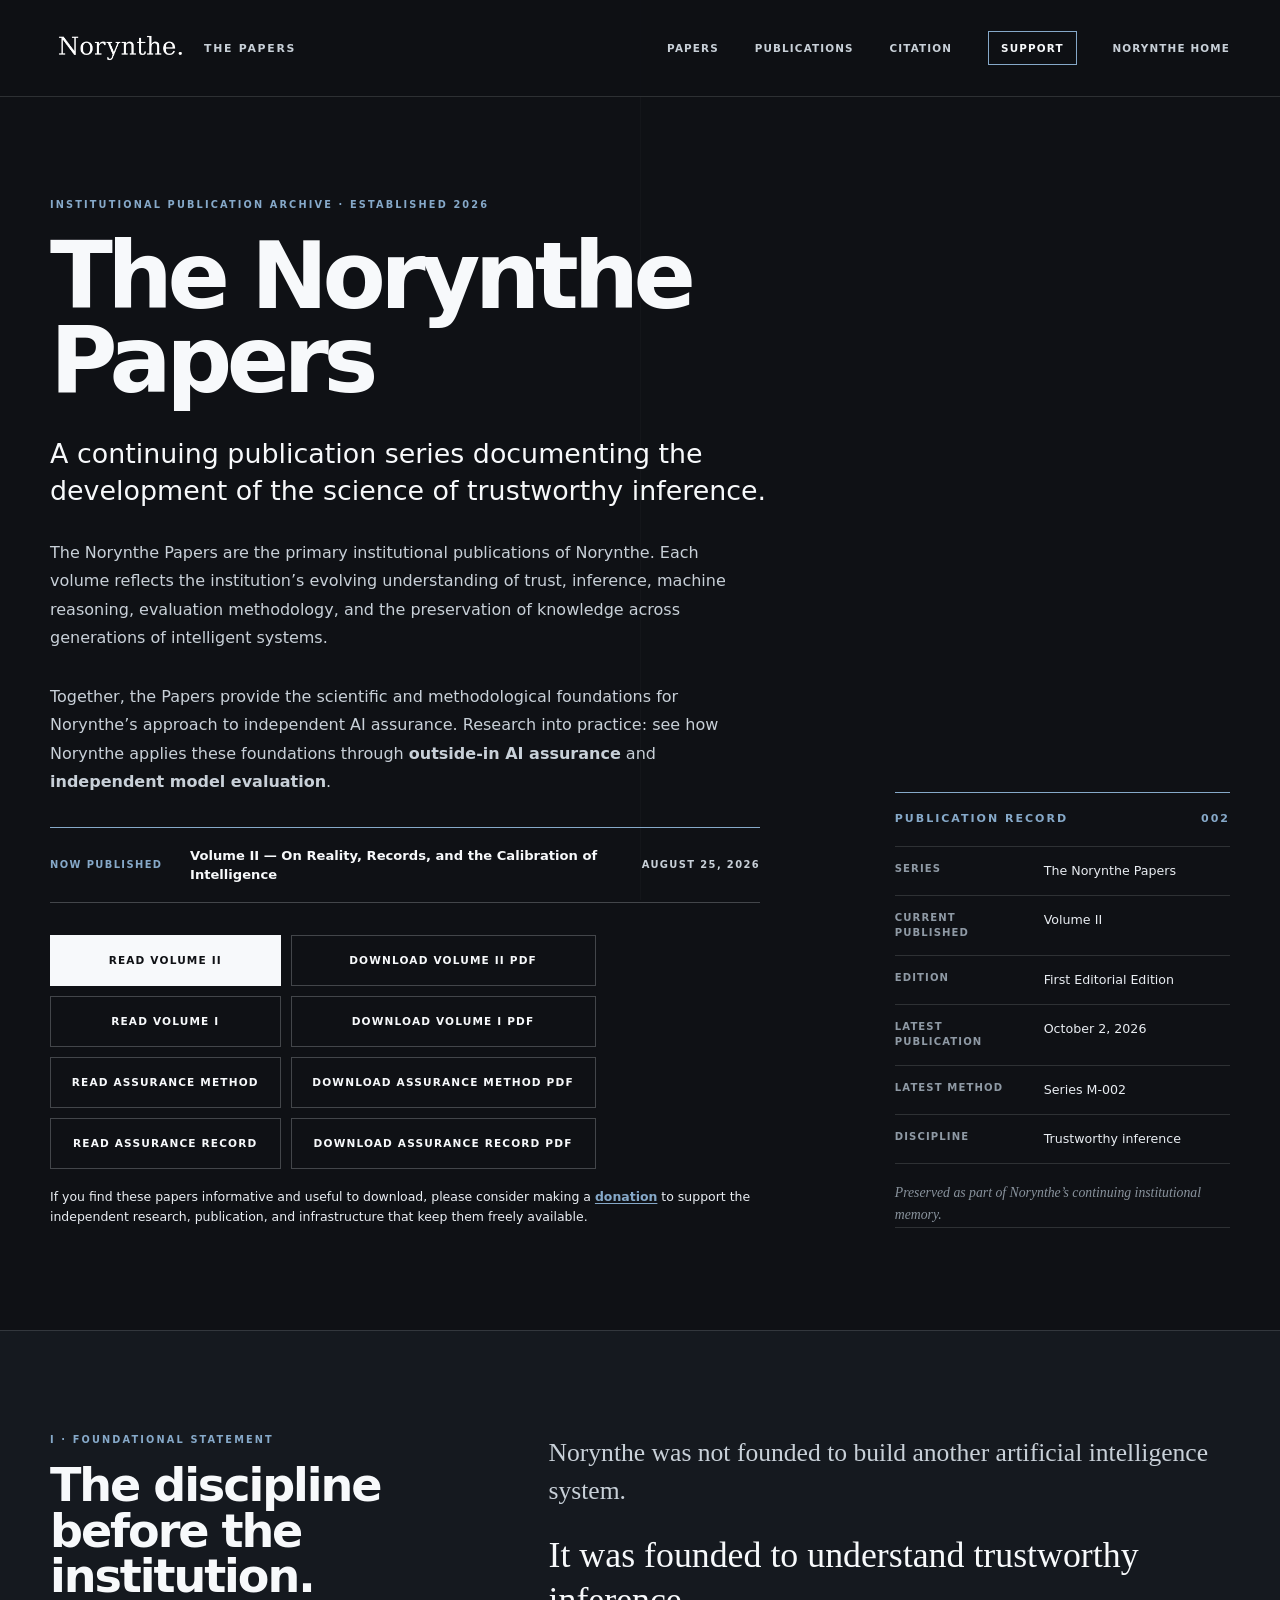
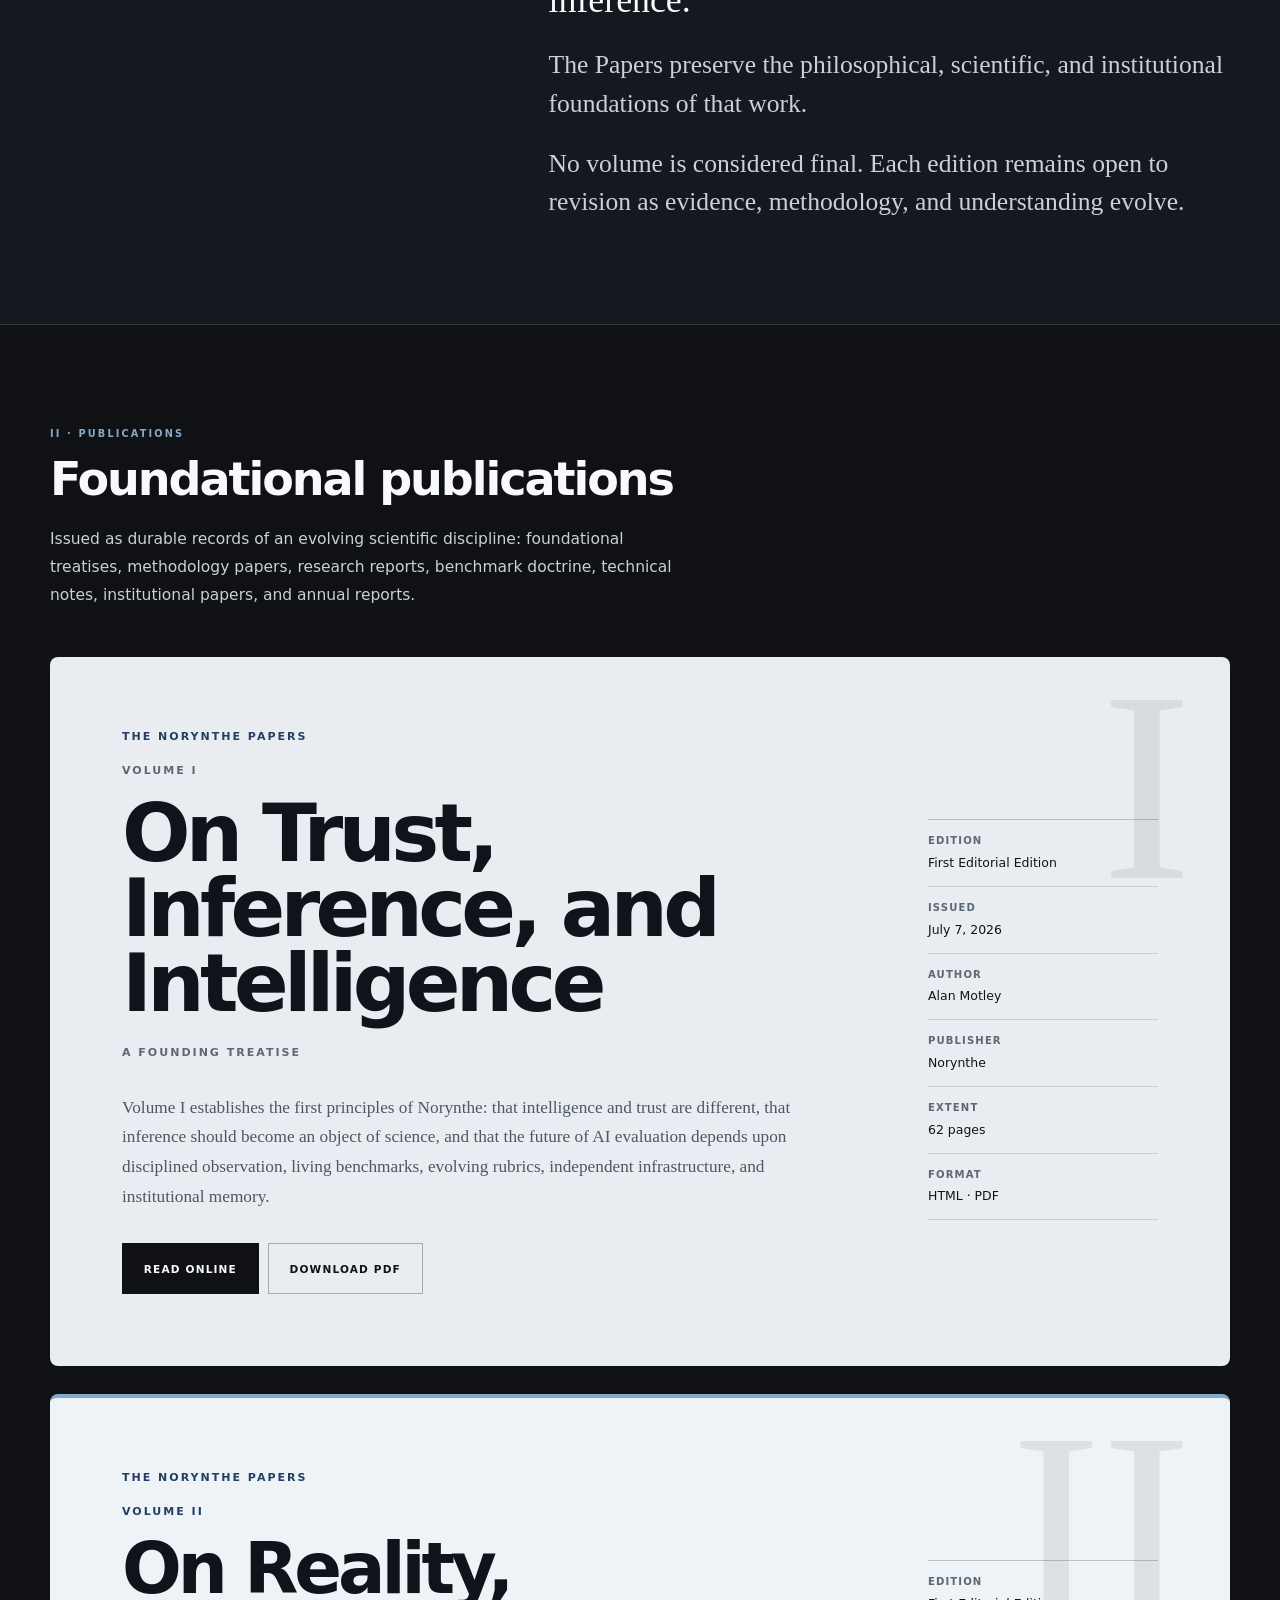
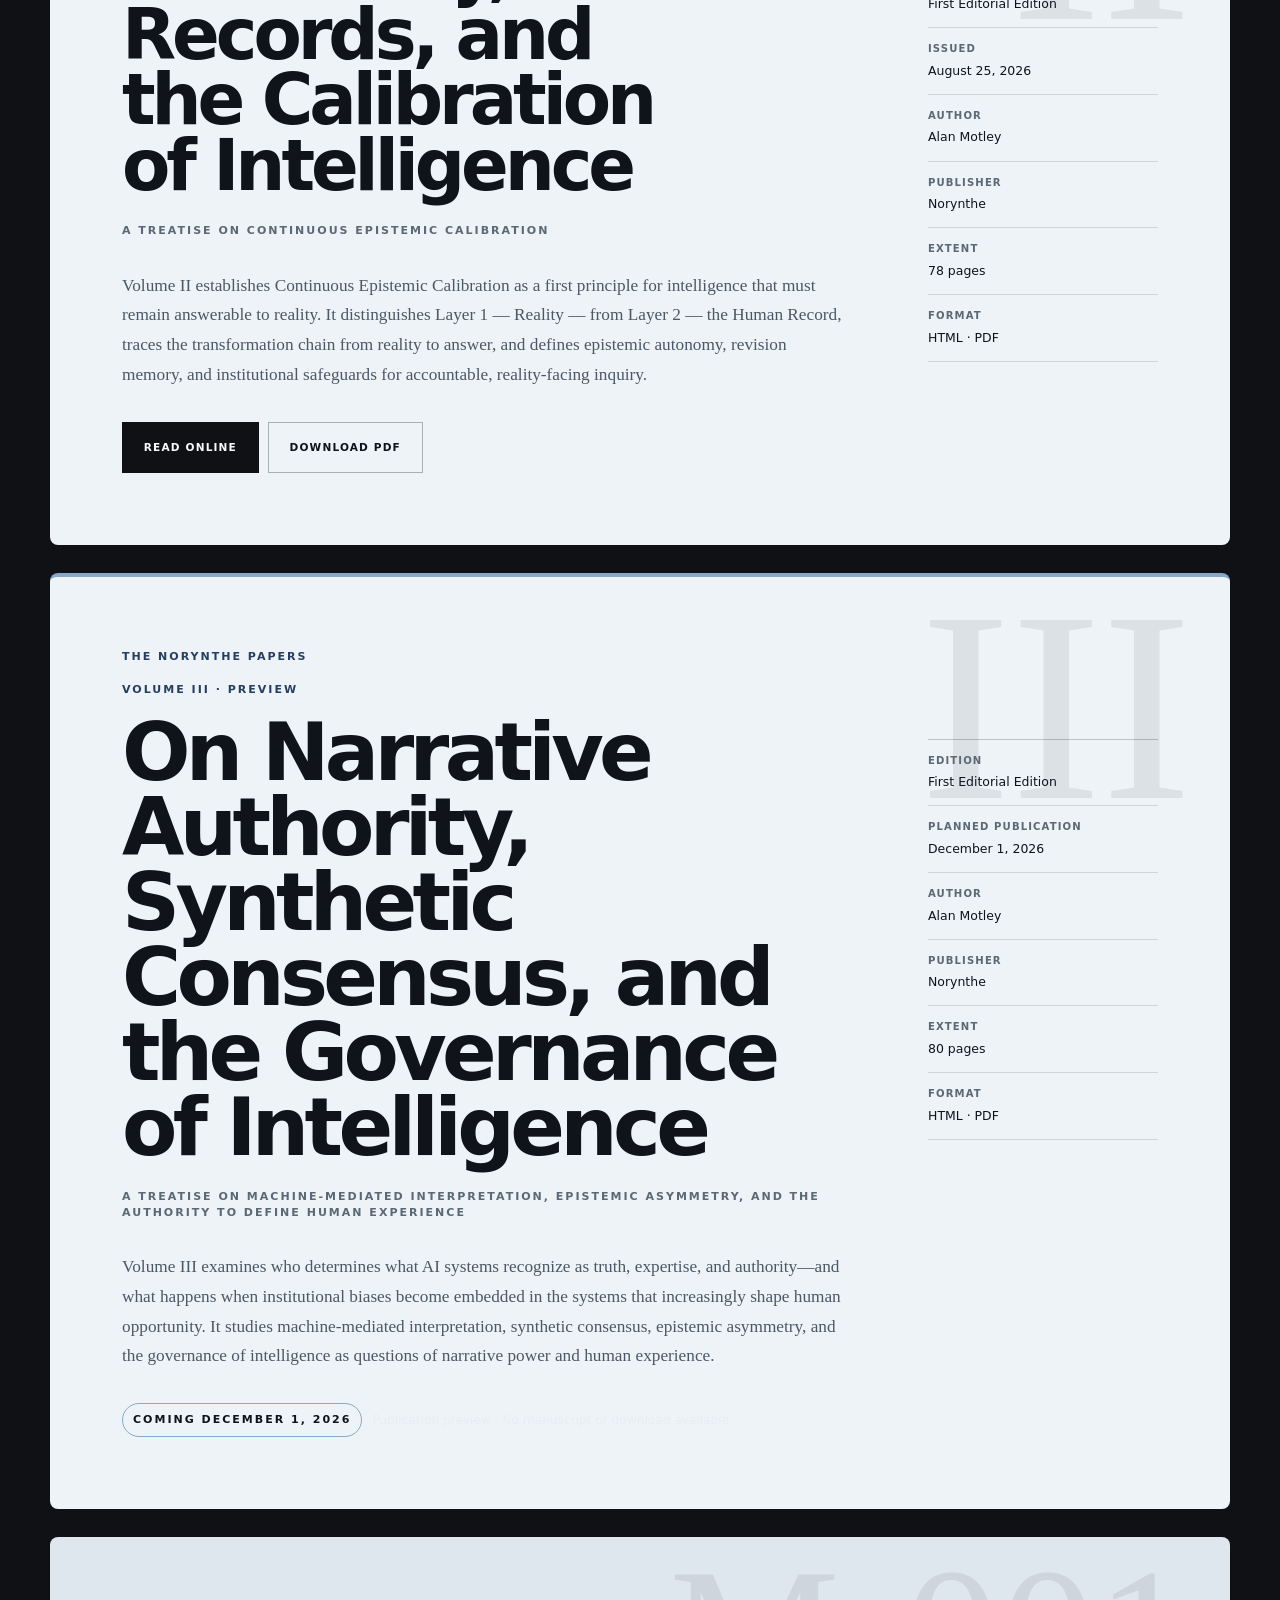
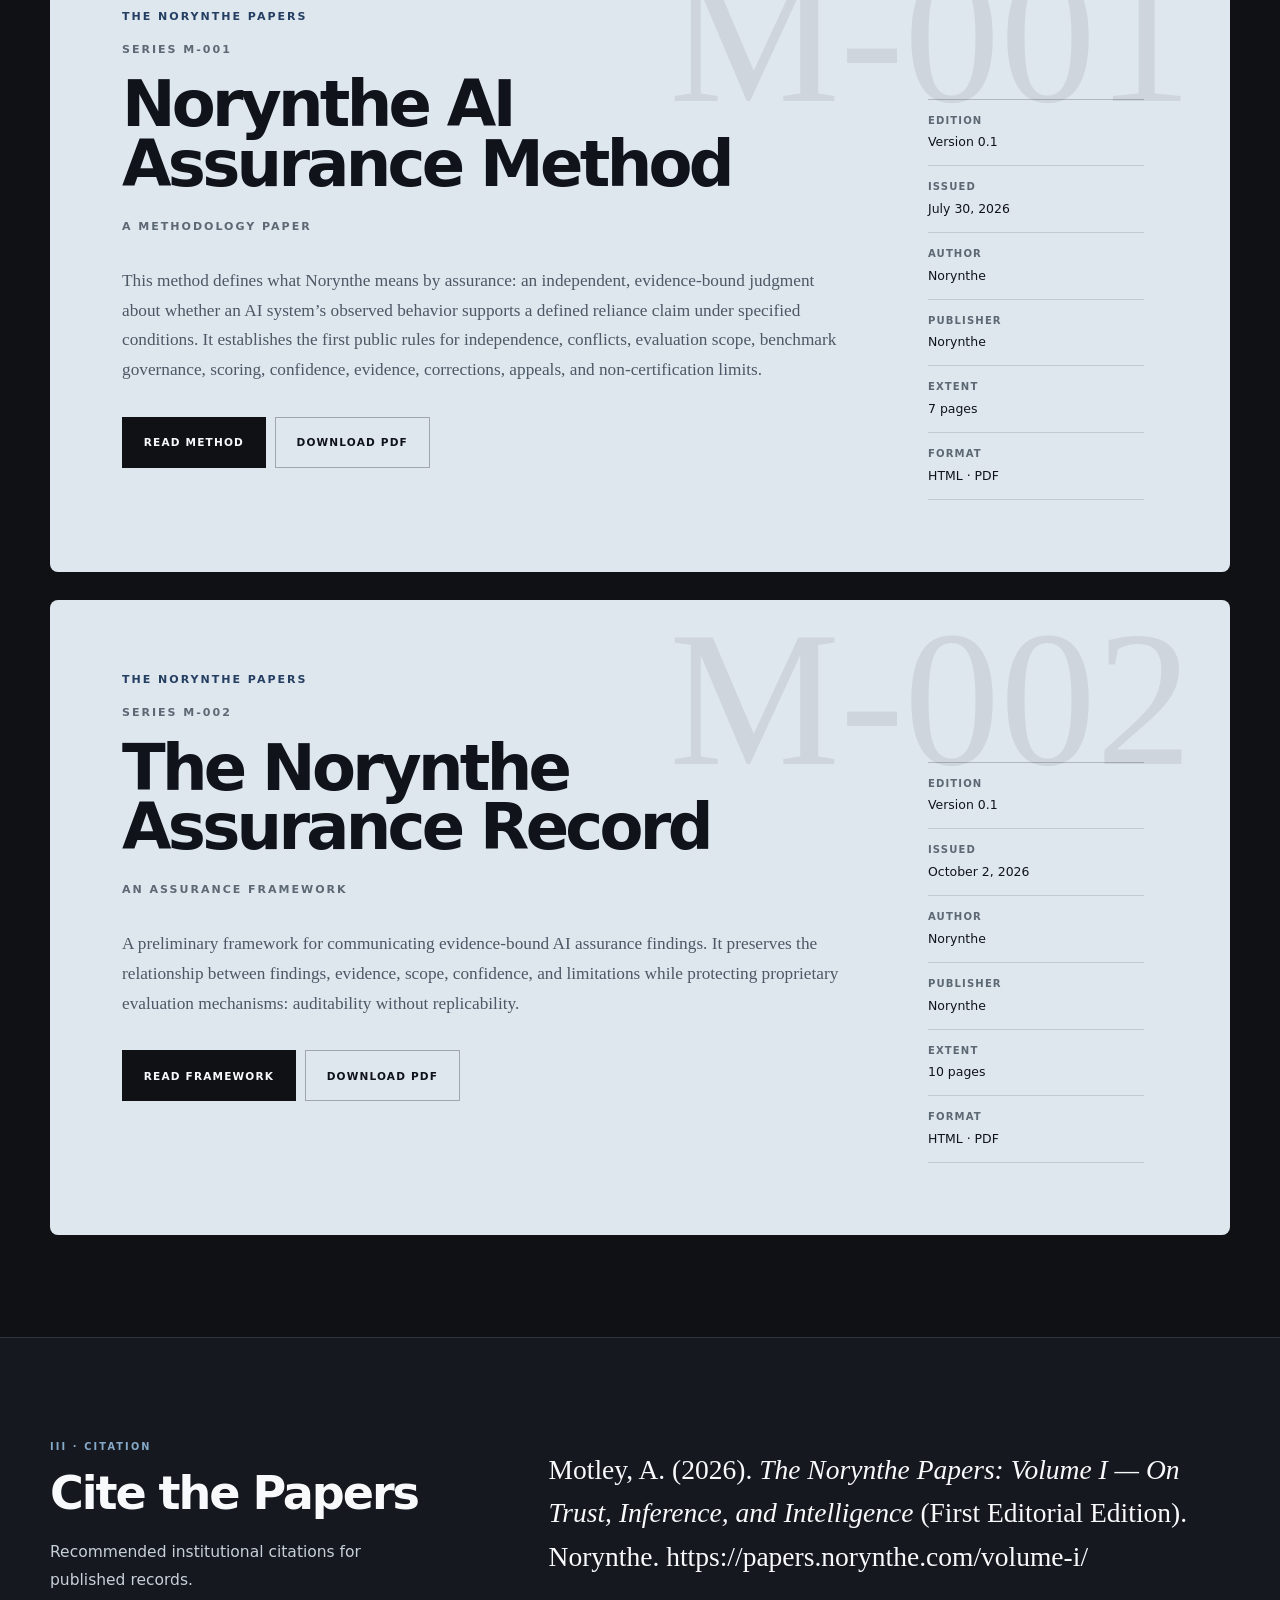
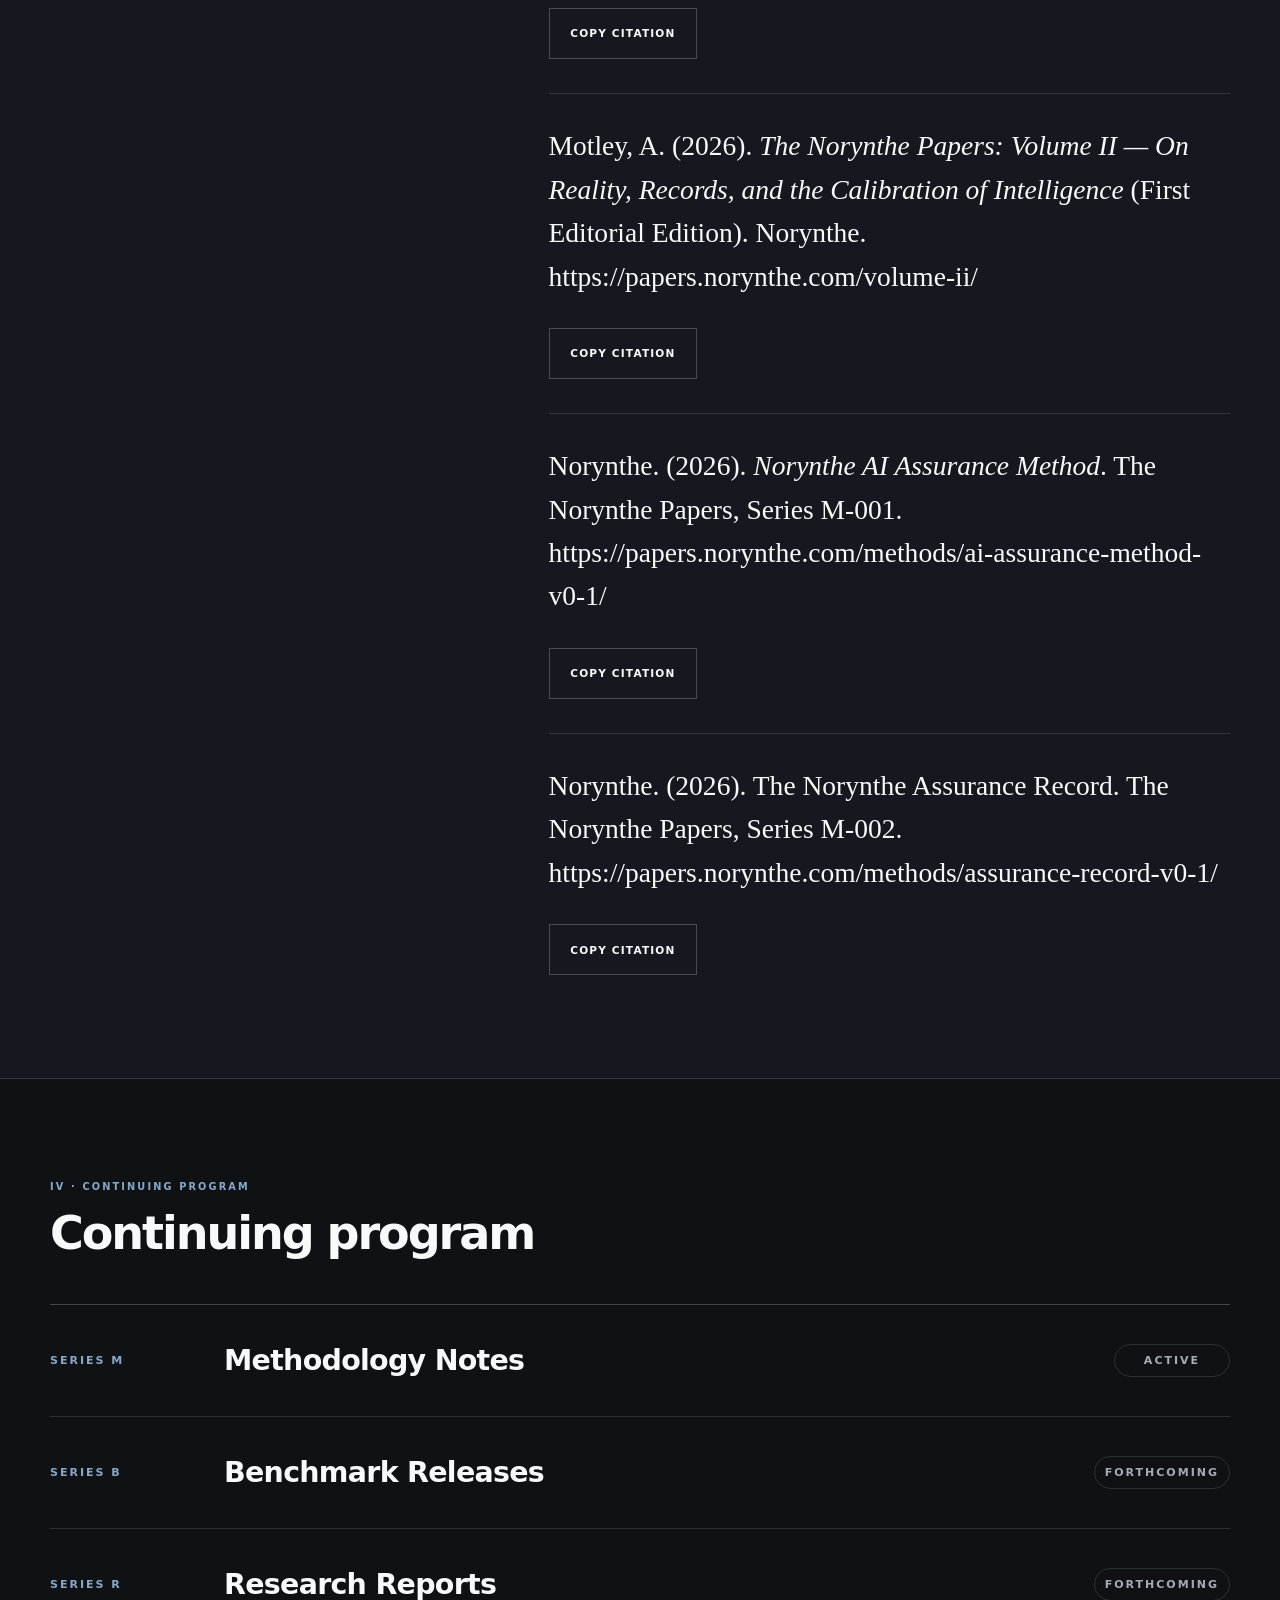
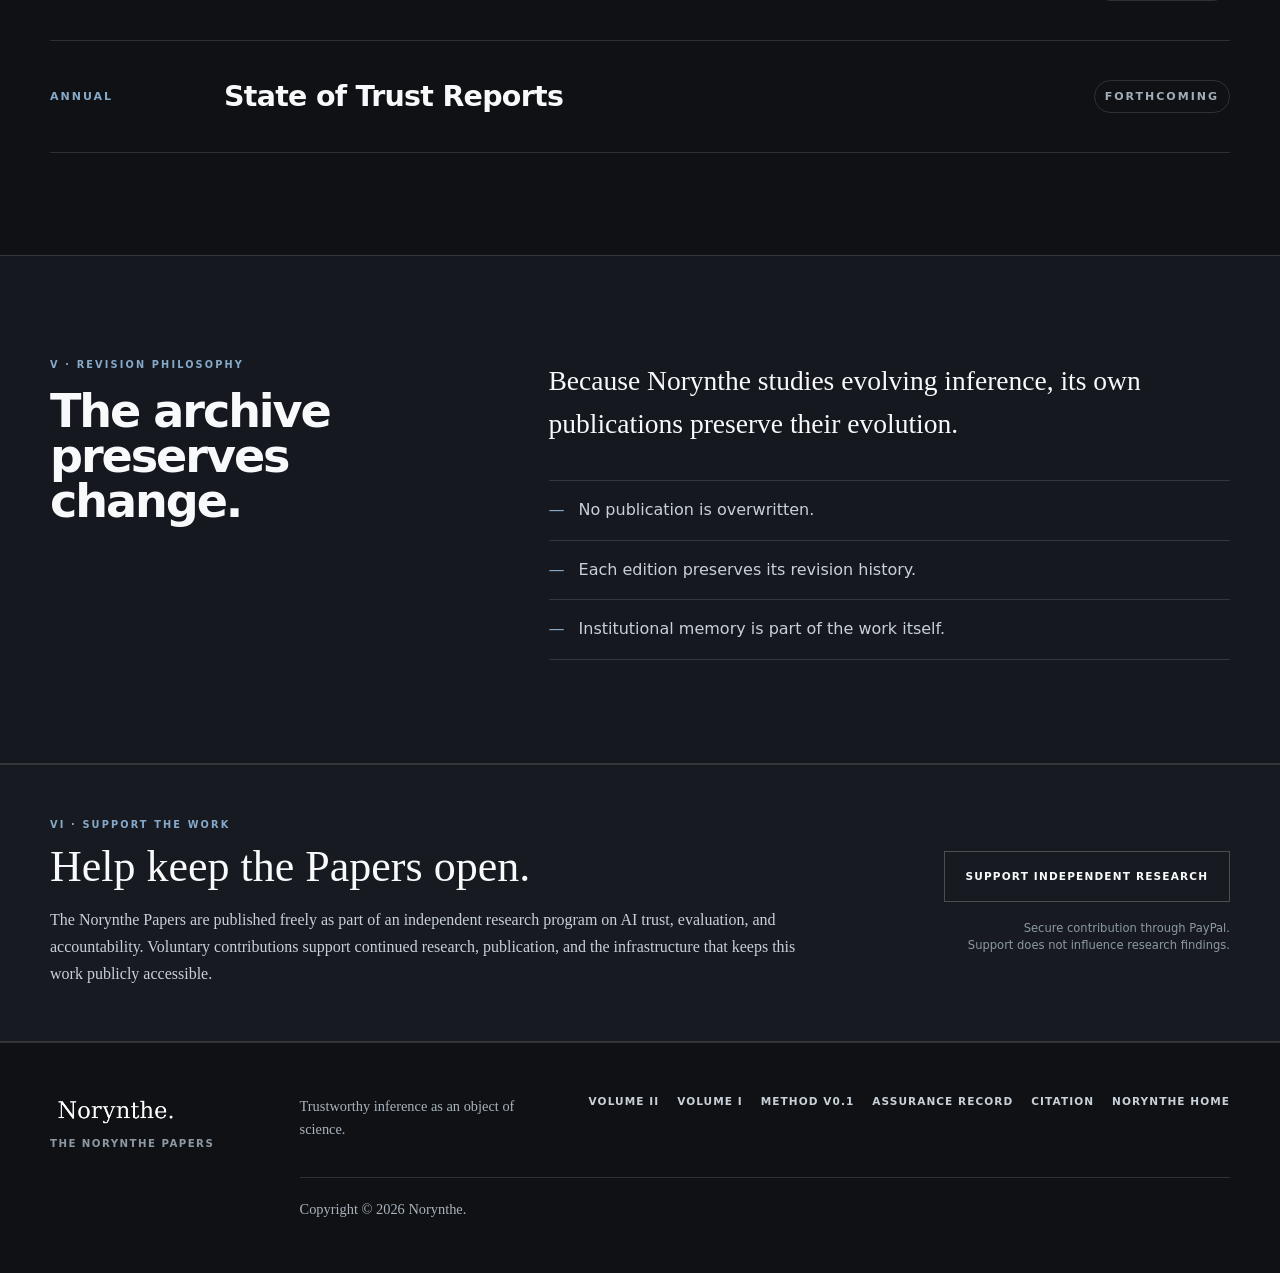
<file: index.html>
<!DOCTYPE html>
<html lang="en">
<head>
  <meta charset="utf-8">
  <meta name="viewport" content="width=device-width, initial-scale=1">
  <title>The Norynthe Papers | Trustworthy Inference and AI Assurance</title>
  <meta name="description" content="Norynthe research on trustworthy inference, interpretive integrity, independent AI assurance, living benchmarks, and evaluation methodology.">
  <meta name="robots" content="index, follow, max-image-preview:large">
  <meta name="theme-color" content="#0f1115">
  <meta name="application-name" content="The Norynthe Papers">
  <meta name="author" content="Norynthe">
  <meta name="msvalidate.01" content="DEF7FB4501C91BC1E7A62ACDCFABB233">
  <link rel="canonical" href="https://papers.norynthe.com/">

  <meta property="og:type" content="website">
  <meta property="og:site_name" content="The Norynthe Papers">
  <meta property="og:title" content="The Norynthe Papers | Trustworthy Inference and AI Assurance">
  <meta property="og:description" content="Norynthe research on trustworthy inference, interpretive integrity, independent AI assurance, living benchmarks, and evaluation methodology.">
  <meta property="og:url" content="https://papers.norynthe.com/">
  <meta property="og:image" content="https://papers.norynthe.com/papers-social-card.png">
  <meta property="og:image:secure_url" content="https://papers.norynthe.com/papers-social-card.png">
  <meta property="og:image:alt" content="The Norynthe Papers — On Trust, Inference, and Intelligence">
  <meta property="og:image:width" content="1200">
  <meta property="og:image:height" content="630">

  <meta name="twitter:card" content="summary_large_image">
  <meta name="twitter:title" content="The Norynthe Papers | Trustworthy Inference and AI Assurance">
  <meta name="twitter:description" content="Norynthe research on trustworthy inference, interpretive integrity, independent AI assurance, living benchmarks, and evaluation methodology.">
  <meta name="twitter:image" content="https://papers.norynthe.com/papers-social-card.png">
  <meta name="twitter:image:alt" content="The Norynthe Papers — On Trust, Inference, and Intelligence">

  <link rel="icon" href="/favicon.ico" sizes="any">
  <link rel="icon" href="/norynthe-icon-48.png" type="image/png" sizes="48x48">
  <link rel="apple-touch-icon" href="/norynthe-icon-180.png">
  <link rel="manifest" href="/site.webmanifest">
  <link rel="stylesheet" href="/papers.css?v=20261110-v3-preview-3">

  <script type="application/ld+json">
  {
    "@context": "https://schema.org",
    "@graph": [
      {
        "@type": "Organization",
        "@id": "https://norynthe.com/#organization",
        "name": "Norynthe",
        "url": "https://norynthe.com/",
        "logo": {
          "@type": "ImageObject",
          "url": "https://norynthe.com/Norynthe_master.png"
        },
        "founder": {
          "@type": "Person",
          "@id": "https://alanmotley.com/#person",
          "name": "Alan Motley"
        }
      },
      {
        "@type": "WebSite",
        "@id": "https://papers.norynthe.com/#website",
        "url": "https://papers.norynthe.com/",
        "name": "The Norynthe Papers",
        "description": "Norynthe research on trustworthy inference, interpretive integrity, independent AI assurance, living benchmarks, and evaluation methodology.",
        "publisher": { "@id": "https://norynthe.com/#organization" },
        "inLanguage": "en"
      },
      {
        "@type": ["CollectionPage", "CreativeWorkSeries"],
        "@id": "https://papers.norynthe.com/#series",
        "url": "https://papers.norynthe.com/",
        "name": "The Norynthe Papers",
        "description": "Norynthe research on trustworthy inference, interpretive integrity, independent AI assurance, living benchmarks, and evaluation methodology.",
        "isPartOf": { "@id": "https://papers.norynthe.com/#website" },
        "publisher": { "@id": "https://norynthe.com/#organization" },
        "mainEntity": [
          { "@id": "https://papers.norynthe.com/volume-ii/#book" },
          { "@id": "https://papers.norynthe.com/volume-i/#book" },
          { "@id": "https://papers.norynthe.com/methods/ai-assurance-method-v0-1/#method" },
          { "@id": "https://papers.norynthe.com/methods/assurance-record-v0-1/#method" }
        ],
        "hasPart": [
          { "@id": "https://papers.norynthe.com/volume-ii/#book" },
          { "@id": "https://papers.norynthe.com/volume-i/#book" },
          { "@id": "https://papers.norynthe.com/methods/ai-assurance-method-v0-1/#method" },
          { "@id": "https://papers.norynthe.com/methods/assurance-record-v0-1/#method" }
        ],
        "primaryImageOfPage": {
          "@type": "ImageObject",
          "url": "https://papers.norynthe.com/papers-social-card.png",
          "width": 1200,
          "height": 630
        },
        "inLanguage": "en"
      },
      {
        "@type": "Book",
        "@id": "https://papers.norynthe.com/volume-ii/#book",
        "url": "https://papers.norynthe.com/volume-ii/",
        "name": "The Norynthe Papers, Volume II: On Reality, Records, and the Calibration of Intelligence",
        "alternativeHeadline": "A Treatise on Continuous Epistemic Calibration",
        "bookEdition": "First Editorial Edition",
        "datePublished": "2026-08-25",
        "numberOfPages": 78,
        "author": {
          "@type": "Person",
          "@id": "https://alanmotley.com/#person",
          "name": "Alan Motley"
        },
        "publisher": { "@id": "https://norynthe.com/#organization" },
        "isPartOf": { "@id": "https://papers.norynthe.com/#series" },
        "inLanguage": "en",
        "encoding": {
          "@type": "MediaObject",
          "contentUrl": "https://papers.norynthe.com/downloads/the-norynthe-papers-volume-ii.pdf",
          "encodingFormat": "application/pdf"
        }
      },
      {
        "@type": "Book",
        "@id": "https://papers.norynthe.com/volume-i/#book",
        "url": "https://papers.norynthe.com/volume-i/",
        "name": "The Norynthe Papers, Volume I: On Trust, Inference, and Intelligence",
        "alternativeHeadline": "A Founding Treatise",
        "bookEdition": "First Editorial Edition",
        "datePublished": "2026-07-07",
        "dateModified": "2026-08-02",
        "author": {
          "@type": "Person",
          "@id": "https://alanmotley.com/#person",
          "name": "Alan Motley"
        },
        "publisher": { "@id": "https://norynthe.com/#organization" },
        "isPartOf": { "@id": "https://papers.norynthe.com/#series" },
        "inLanguage": "en",
        "encoding": {
          "@type": "MediaObject",
          "contentUrl": "https://papers.norynthe.com/downloads/the-norynthe-papers-volume-i.pdf",
          "encodingFormat": "application/pdf"
        }
      },
      {
        "@type": "ScholarlyArticle",
        "@id": "https://papers.norynthe.com/methods/ai-assurance-method-v0-1/#method",
        "url": "https://papers.norynthe.com/methods/ai-assurance-method-v0-1/",
        "name": "Norynthe AI Assurance Method",
        "alternativeHeadline": "A preliminary institutional method for evidence-bound evaluation of AI systems.",
        "version": "0.1",
        "datePublished": "2026-07-30",
        "author": { "@id": "https://norynthe.com/#organization" },
        "publisher": { "@id": "https://norynthe.com/#organization" },
        "isPartOf": { "@id": "https://papers.norynthe.com/#series" },
        "inLanguage": "en",
        "encoding": {
          "@type": "MediaObject",
          "contentUrl": "https://papers.norynthe.com/downloads/norynthe-ai-assurance-method-v0-1.pdf",
          "encodingFormat": "application/pdf"
        }
      },
      {
        "@type": "ScholarlyArticle",
        "@id": "https://papers.norynthe.com/methods/assurance-record-v0-1/#method",
        "url": "https://papers.norynthe.com/methods/assurance-record-v0-1/",
        "name": "The Norynthe Assurance Record",
        "alternativeHeadline": "A preliminary framework for communicating evidence-bound AI assurance findings",
        "description": "The Norynthe Assurance Record is a durable representation of an independent assurance finding about an AI system. It exists to preserve the relationship between a finding and the conditions under which that finding was established: the system evaluated, the reliance claim examined, the scope of evaluation, the evidence available, the confidence of the finding, its limitations, and the circumstances under which reassessment may become necessary.",
        "version": "0.1",
        "datePublished": "2026-10",
        "author": {
          "@id": "https://norynthe.com/#organization"
        },
        "publisher": {
          "@id": "https://norynthe.com/#organization"
        },
        "isPartOf": {
          "@id": "https://papers.norynthe.com/#series"
        },
        "inLanguage": "en",
        "citation": "https://papers.norynthe.com/methods/ai-assurance-method-v0-1/"
      }
    ]
  }
  </script>
</head>
<body
  id="top"
  data-analytics-site="Papers"
  data-analytics-page="The Norynthe Papers"
  data-analytics-content-type="publication_collection"
>
  <a class="skip-link" href="#main-content">Skip to main content</a>

  <header class="site-header">
    <div class="site-shell header-inner">
      <a class="brand" href="#top" aria-label="The Norynthe Papers home">
        <img class="brand-logo" src="/Norynthe_master.png" alt="Norynthe." width="1039" height="263">
        <span class="brand-series">The Papers</span>
      </a>
      <nav class="site-nav" aria-label="Primary navigation">
        <a href="#top">Papers</a>
        <a href="#publications">Publications</a>
        <a href="#citation">Citation</a>
        <a class="nav-support" href="#support-title">Support</a>
        <a href="https://norynthe.com/">Norynthe Home</a>
      </nav>
    </div>
  </header>

  <main id="main-content">
    <section class="hero site-shell" aria-labelledby="hero-title">
      <div class="hero-copy">
        <p class="eyebrow">Institutional publication archive · Established 2026</p>
        <h1 id="hero-title">The Norynthe Papers</h1>
        <p class="hero-subtitle">A continuing publication series documenting the development of the science of trustworthy inference.</p>
        <p class="hero-introduction">The Norynthe Papers are the primary institutional publications of Norynthe. Each volume reflects the institution’s evolving understanding of trust, inference, machine reasoning, evaluation methodology, and the preservation of knowledge across generations of intelligent systems.</p>
        <p class="hero-introduction">Together, the Papers provide the scientific and methodological foundations for Norynthe’s approach to independent AI assurance. Research into practice: see how Norynthe applies these foundations through <a href="https://norynthe.com/market-position.html"><strong>outside-in AI assurance</strong></a> and <a href="https://norynthe.com/independent-ai-model-evaluation.html"><strong>independent model evaluation</strong></a>.</p>
        <a class="release-banner" href="/volume-ii/" aria-label="Read The Norynthe Papers, Volume II">
          <span class="release-banner-label">Now published</span>
          <strong>Volume II — On Reality, Records, and the Calibration of Intelligence</strong>
          <time datetime="2026-08-25">August 25, 2026</time>
        </a>
        <div class="hero-actions" role="group" aria-label="Publication actions">
          <a class="button button-primary" href="/volume-ii/" data-analytics-role="paper_read" data-analytics-material="The Norynthe Papers — Volume II">Read Volume II</a>
          <a class="button button-secondary" href="https://norynthe-pulse-tracker.alanmotley.workers.dev/download/papers-volume-ii?site=papers" download aria-label="Download The Norynthe Papers: Volume II as a PDF" data-analytics-role="paper_download" data-analytics-material="The Norynthe Papers: Volume II" data-publication-title="The Norynthe Papers: Volume II" data-download-canonical="/downloads/the-norynthe-papers-volume-ii.pdf">Download Volume II PDF</a>
          <a class="button button-secondary" href="/volume-i/" data-analytics-role="paper_read" data-analytics-material="The Norynthe Papers — Volume I">Read Volume I</a>
          <a class="button button-secondary" href="https://norynthe-pulse-tracker.alanmotley.workers.dev/download/papers-volume-i?site=papers" download aria-label="Download The Norynthe Papers: Volume I as a PDF" data-analytics-role="paper_download" data-analytics-material="The Norynthe Papers: Volume I" data-publication-title="The Norynthe Papers: Volume I" data-download-canonical="/downloads/the-norynthe-papers-volume-i.pdf">Download Volume I PDF</a>
          <a class="button button-secondary" href="/methods/ai-assurance-method-v0-1/" data-analytics-role="paper_read" data-analytics-material="Norynthe AI Assurance Method">Read Assurance Method</a>
          <a class="button button-secondary" href="https://norynthe-pulse-tracker.alanmotley.workers.dev/download/ai-assurance-method-v0-1?site=papers" download aria-label="Download Norynthe AI Assurance Method as a PDF" data-analytics-role="paper_download" data-analytics-material="Norynthe AI Assurance Method" data-publication-title="Norynthe AI Assurance Method" data-download-canonical="/downloads/norynthe-ai-assurance-method-v0-1.pdf">Download Assurance Method PDF</a>
          <a class="button button-secondary" href="/methods/assurance-record-v0-1/" data-analytics-role="paper_read" data-analytics-material="The Norynthe Assurance Record">Read Assurance Record</a>
          <a class="button button-secondary" href="/downloads/norynthe-assurance-record.pdf" download aria-label="Download The Norynthe Assurance Record as a PDF" data-analytics-role="paper_download" data-analytics-material="The Norynthe Assurance Record" data-publication-title="The Norynthe Assurance Record" data-download-canonical="/downloads/norynthe-assurance-record.pdf">Download Assurance Record PDF</a>
        </div>
        <p class="hero-support-note">If you find these papers informative and useful to download, please consider making a <a href="#support">donation</a> to support the independent research, publication, and infrastructure that keep them freely available.</p>
      </div>

      <aside class="archive-mark" aria-label="Publication archive record">
        <div class="archive-mark-heading">
          <span>Publication record</span>
          <span>002</span>
        </div>
        <dl>
          <div>
            <dt>Series</dt>
            <dd>The Norynthe Papers</dd>
          </div>
          <div>
            <dt>Current published</dt>
            <dd>Volume II</dd>
          </div>
          <div>
            <dt>Edition</dt>
            <dd>First Editorial Edition</dd>
          </div>
          <div>
            <dt>Latest publication</dt>
            <dd><time datetime="2026-10-02">October 2, 2026</time></dd>
          </div>
          <div>
            <dt>Latest method</dt>
            <dd>Series M-002</dd>
          </div>
          <div>
            <dt>Discipline</dt>
            <dd>Trustworthy inference</dd>
          </div>
        </dl>
        <p class="archive-mark-note">Preserved as part of Norynthe’s continuing institutional memory.</p>
      </aside>
    </section>

    <section class="statement-section rule-section" aria-labelledby="statement-title">
      <div class="site-shell statement-grid">
        <div>
          <p class="section-index">I · Foundational statement</p>
          <h2 id="statement-title">The discipline before the institution.</h2>
        </div>
        <div class="statement-copy">
          <p>Norynthe was not founded to build another artificial intelligence system.</p>
          <p>It was founded to understand trustworthy inference.</p>
          <p>The Papers preserve the philosophical, scientific, and institutional foundations of that work.</p>
          <p>No volume is considered final. Each edition remains open to revision as evidence, methodology, and understanding evolve.</p>
        </div>
      </div>
    </section>

    <section class="publications-section site-shell" id="publications" aria-labelledby="publications-title">
      <div class="section-heading">
        <p class="section-index">II · Publications</p>
        <h2 id="publications-title">Foundational publications</h2>
        <p>Issued as durable records of an evolving scientific discipline: foundational treatises, methodology papers, research reports, benchmark doctrine, technical notes, institutional papers, and annual reports.</p>
      </div>

      <article class="publication-card publication-featured">
        <div class="publication-number" aria-hidden="true">I</div>
        <div class="publication-main">
          <p class="publication-series">The Norynthe Papers</p>
          <p class="publication-volume">Volume I</p>
          <h3>On Trust, Inference, and Intelligence</h3>
          <p class="publication-type">A Founding Treatise</p>
          <p class="publication-description">Volume I establishes the first principles of Norynthe: that intelligence and trust are different, that inference should become an object of science, and that the future of AI evaluation depends upon disciplined observation, living benchmarks, evolving rubrics, independent infrastructure, and institutional memory.</p>
          <div class="publication-actions">
            <a
              class="button button-dark"
              href="/volume-i/"
              data-analytics-role="paper_read"
              data-analytics-material="The Norynthe Papers — Volume I"
            >Read Online</a>
            <a
              class="button button-outline-dark"
              href="https://norynthe-pulse-tracker.alanmotley.workers.dev/download/papers-volume-i?site=papers"
              download
              aria-label="Download The Norynthe Papers: Volume I — On Trust, Inference, and Intelligence as a PDF"
              data-analytics-role="paper_download"
              data-analytics-material="The Norynthe Papers: Volume I — On Trust, Inference, and Intelligence"
              data-publication-title="The Norynthe Papers: Volume I — On Trust, Inference, and Intelligence"
              data-download-canonical="/downloads/the-norynthe-papers-volume-i.pdf"
            >Download PDF</a>
          </div>
        </div>
        <dl class="publication-meta">
          <div>
            <dt>Edition</dt>
            <dd>First Editorial Edition</dd>
          </div>
          <div>
            <dt>Issued</dt>
            <dd><time datetime="2026-07-07">July 7, 2026</time></dd>
          </div>
          <div>
            <dt>Author</dt>
            <dd>Alan Motley</dd>
          </div>
          <div>
            <dt>Publisher</dt>
            <dd>Norynthe</dd>
          </div>
          <div>
            <dt>Extent</dt>
            <dd>62 pages</dd>
          </div>
          <div>
            <dt>Format</dt>
            <dd>HTML · PDF</dd>
          </div>
        </dl>
      </article>

      <article class="publication-card publication-volume-two" id="volume-ii" aria-labelledby="volume-ii-title">
        <div class="publication-number" aria-hidden="true">II</div>
        <div class="publication-main">
          <p class="publication-series">The Norynthe Papers</p>
          <p class="publication-volume">Volume II</p>
          <h3 id="volume-ii-title">On Reality, Records, and the Calibration of Intelligence</h3>
          <p class="publication-type">A Treatise on Continuous Epistemic Calibration</p>
          <p class="publication-description">Volume II establishes Continuous Epistemic Calibration as a first principle for intelligence that must remain answerable to reality. It distinguishes Layer 1 — Reality — from Layer 2 — the Human Record, traces the transformation chain from reality to answer, and defines epistemic autonomy, revision memory, and institutional safeguards for accountable, reality-facing inquiry.</p>
          <div class="publication-actions"><a class="button button-dark" href="/volume-ii/" data-analytics-role="paper_read" data-analytics-material="The Norynthe Papers — Volume II">Read Online</a><a class="button button-outline-dark" href="https://norynthe-pulse-tracker.alanmotley.workers.dev/download/papers-volume-ii?site=papers" download data-analytics-role="paper_download" data-analytics-material="The Norynthe Papers, Volume II: On Reality, Records, and the Calibration of Intelligence" data-publication-title="The Norynthe Papers, Volume II: On Reality, Records, and the Calibration of Intelligence" data-download-canonical="/downloads/the-norynthe-papers-volume-ii.pdf">Download PDF</a></div>
        </div>
        <dl class="publication-meta">
          <div>
            <dt>Edition</dt>
            <dd>First Editorial Edition</dd>
          </div>
          <div>
            <dt>Issued</dt>
            <dd><time datetime="2026-08-25">August 25, 2026</time></dd>
          </div>
          <div>
            <dt>Author</dt>
            <dd>Alan Motley</dd>
          </div>
          <div>
            <dt>Publisher</dt>
            <dd>Norynthe</dd>
          </div>
          <div>
            <dt>Extent</dt>
            <dd>78 pages</dd>
          </div>
          <div>
            <dt>Format</dt>
            <dd>HTML · PDF</dd>
          </div>
        </dl>
      </article>

      <article class="publication-card publication-volume-three" id="volume-iii-preview" aria-labelledby="volume-iii-title">
        <div class="publication-number" aria-hidden="true">III</div>
        <div class="publication-main">
          <p class="publication-series">The Norynthe Papers</p>
          <p class="publication-volume">Volume III · Preview</p>
          <h3 id="volume-iii-title">On Narrative Authority, Synthetic Consensus, and the Governance of Intelligence</h3>
          <p class="publication-type">A Treatise on Machine-Mediated Interpretation, Epistemic Asymmetry, and the Authority to Define Human Experience</p>
          <p class="publication-description">Volume III examines who determines what AI systems recognize as truth, expertise, and authority—and what happens when institutional biases become embedded in the systems that increasingly shape human opportunity. It studies machine-mediated interpretation, synthetic consensus, epistemic asymmetry, and the governance of intelligence as questions of narrative power and human experience.</p>
          <div class="publication-actions publication-preview-actions">
            <span class="status-tag">Coming December 1, 2026</span>
            <span class="preview-note">Publication preview · No manuscript or download available</span>
          </div>
        </div>
        <dl class="publication-meta">
          <div>
            <dt>Edition</dt>
            <dd>First Editorial Edition</dd>
          </div>
          <div>
            <dt>Planned publication</dt>
            <dd><time datetime="2026-12-01">December 1, 2026</time></dd>
          </div>
          <div>
            <dt>Author</dt>
            <dd>Alan Motley</dd>
          </div>
          <div>
            <dt>Publisher</dt>
            <dd>Norynthe</dd>
          </div>
          <div>
            <dt>Extent</dt>
            <dd>80 pages</dd>
          </div>
          <div>
            <dt>Format</dt>
            <dd>HTML · PDF</dd>
          </div>
        </dl>
      </article>

      <article class="publication-card publication-method">
        <div class="publication-number" aria-hidden="true">M-001</div>
        <div class="publication-main">
          <p class="publication-series">The Norynthe Papers</p>
          <p class="publication-volume">Series M-001</p>
          <h3>Norynthe AI Assurance Method</h3>
          <p class="publication-type">A Methodology Paper</p>
          <p class="publication-description">This method defines what Norynthe means by assurance: an independent, evidence-bound judgment about whether an AI system’s observed behavior supports a defined reliance claim under specified conditions. It establishes the first public rules for independence, conflicts, evaluation scope, benchmark governance, scoring, confidence, evidence, corrections, appeals, and non-certification limits.</p>
          <div class="publication-actions">
            <a
              class="button button-dark"
              href="/methods/ai-assurance-method-v0-1/"
              data-analytics-role="paper_read"
              data-analytics-material="Norynthe AI Assurance Method v0.1"
            >Read Method</a>
            <a
              class="button button-outline-dark"
              href="https://norynthe-pulse-tracker.alanmotley.workers.dev/download/ai-assurance-method-v0-1?site=papers"
              download
              aria-label="Download Norynthe AI Assurance Method as a PDF"
              data-analytics-role="paper_download"
              data-analytics-material="Norynthe AI Assurance Method"
              data-publication-title="Norynthe AI Assurance Method"
              data-download-canonical="/downloads/norynthe-ai-assurance-method-v0-1.pdf"
            >Download PDF</a>
          </div>
        </div>
        <dl class="publication-meta">
          <div>
            <dt>Edition</dt>
            <dd>Version 0.1</dd>
          </div>
          <div>
            <dt>Issued</dt>
            <dd>July 30, 2026</dd>
          </div>
          <div>
            <dt>Author</dt>
            <dd>Norynthe</dd>
          </div>
          <div>
            <dt>Publisher</dt>
            <dd>Norynthe</dd>
          </div>
          <div>
            <dt>Extent</dt>
            <dd>7 pages</dd>
          </div>
          <div>
            <dt>Format</dt>
            <dd>HTML · PDF</dd>
          </div>
        </dl>
      </article>

      <article class="publication-card publication-method">
        <div class="publication-number" aria-hidden="true">M-002</div>
        <div class="publication-main">
          <p class="publication-series">The Norynthe Papers</p>
          <p class="publication-volume">Series M-002</p>
          <h3>The Norynthe Assurance Record</h3>
          <p class="publication-type">An Assurance Framework</p>
          <p class="publication-description">A preliminary framework for communicating evidence-bound AI assurance findings. It preserves the relationship between findings, evidence, scope, confidence, and limitations while protecting proprietary evaluation mechanisms: auditability without replicability.</p>
          <div class="publication-actions">
            <a
              class="button button-dark"
              href="/methods/assurance-record-v0-1/"
              data-analytics-role="paper_read"
              data-analytics-material="The Norynthe Assurance Record"
            >Read Framework</a>
            <a
              class="button button-outline-dark"
              href="/downloads/norynthe-assurance-record.pdf"
              download
              aria-label="Download The Norynthe Assurance Record as a PDF"
              data-analytics-role="paper_download"
              data-analytics-material="The Norynthe Assurance Record"
              data-publication-title="The Norynthe Assurance Record"
              data-download-canonical="/downloads/norynthe-assurance-record.pdf"
            >Download PDF</a>
          </div>
        </div>
        <dl class="publication-meta">
          <div>
            <dt>Edition</dt>
            <dd>Version 0.1</dd>
          </div>
          <div>
            <dt>Issued</dt>
            <dd>October 2, 2026</dd>
          </div>
          <div>
            <dt>Author</dt>
            <dd>Norynthe</dd>
          </div>
          <div>
            <dt>Publisher</dt>
            <dd>Norynthe</dd>
          </div>
          <div>
            <dt>Extent</dt>
            <dd>10 pages</dd>
          </div>
          <div>
            <dt>Format</dt>
            <dd>HTML · PDF</dd>
          </div>
        </dl>
      </article>
    </section>

    <section class="citation-section rule-section" id="citation" aria-labelledby="citation-title">
      <div class="site-shell citation-grid">
        <div>
          <p class="section-index">III · Citation</p>
          <h2 id="citation-title">Cite the Papers</h2>
          <p class="section-note">Recommended institutional citations for published records.</p>
        </div>
        <div>
          <div class="citation-record">
            <p id="citation-text">Motley, A. (2026). <cite>The Norynthe Papers: Volume I — On Trust, Inference, and Intelligence</cite> (First Editorial Edition). Norynthe. https://papers.norynthe.com/volume-i/</p>
            <button class="copy-button" type="button" data-copy-target="citation-text" aria-describedby="copy-status">Copy citation</button>
            <span class="copy-status" id="copy-status" role="status" aria-live="polite"></span>
          </div>
          <div class="citation-record"><p id="volume-ii-citation-text">Motley, A. (2026). <cite>The Norynthe Papers: Volume II — On Reality, Records, and the Calibration of Intelligence</cite> (First Editorial Edition). Norynthe. https://papers.norynthe.com/volume-ii/</p><button class="copy-button" type="button" data-copy-target="volume-ii-citation-text" aria-describedby="volume-ii-copy-status">Copy citation</button><span class="copy-status" id="volume-ii-copy-status" role="status" aria-live="polite"></span></div>
          <div class="citation-record">
            <p id="method-citation-text">Norynthe. (2026). <cite>Norynthe AI Assurance Method</cite>. The Norynthe Papers, Series M-001. https://papers.norynthe.com/methods/ai-assurance-method-v0-1/</p>
            <button class="copy-button" type="button" data-copy-target="method-citation-text" aria-describedby="method-copy-status">Copy citation</button>
            <span class="copy-status" id="method-copy-status" role="status" aria-live="polite"></span>
          </div>
          <div class="citation-record">
            <p id="record-citation-text">Norynthe. (2026). The Norynthe Assurance Record. The Norynthe Papers, Series M-002. https://papers.norynthe.com/methods/assurance-record-v0-1/</p>
            <button class="copy-button" type="button" data-copy-target="record-citation-text" aria-describedby="record-copy-status">Copy citation</button>
            <span class="copy-status" id="record-copy-status" role="status" aria-live="polite"></span>
          </div>
        </div>
      </div>
    </section>

    <section class="future-section site-shell" aria-labelledby="future-title">
      <div class="section-heading">
        <p class="section-index">IV · Continuing program</p>
        <h2 id="future-title">Continuing program</h2>
      </div>

      <div class="future-ledger">
        <article class="future-record">
          <span class="future-code">Series M</span>
          <h3>Methodology Notes</h3>
          <span class="status-tag">Active</span>
        </article>
        <article class="future-record">
          <span class="future-code">Series B</span>
          <h3>Benchmark Releases</h3>
          <span class="status-tag">Forthcoming</span>
        </article>
        <article class="future-record">
          <span class="future-code">Series R</span>
          <h3>Research Reports</h3>
          <span class="status-tag">Forthcoming</span>
        </article>
        <article class="future-record">
          <span class="future-code">Annual</span>
          <h3>State of Trust Reports</h3>
          <span class="status-tag">Forthcoming</span>
        </article>
      </div>
    </section>

    <section class="revision-section rule-section" aria-labelledby="revision-title">
      <div class="site-shell revision-grid">
        <div>
          <p class="section-index">V · Revision philosophy</p>
          <h2 id="revision-title">The archive preserves change.</h2>
        </div>
        <div class="revision-statement">
          <p>Because Norynthe studies evolving inference, its own publications preserve their evolution.</p>
          <ul>
            <li>No publication is overwritten.</li>
            <li>Each edition preserves its revision history.</li>
            <li>Institutional memory is part of the work itself.</li>
          </ul>
        </div>
      </div>
    </section>

    <section class="support-section rule-section" aria-labelledby="support-title">
      <div class="site-shell support-grid">
        <div>
          <p class="section-index">VI · Support the work</p>
          <h2 id="support-title">Help keep the Papers open.</h2>
          <p>The Norynthe Papers are published freely as part of an independent research program on AI trust, evaluation, and accountability. Voluntary contributions support continued research, publication, and the infrastructure that keeps this work publicly accessible.</p>
        </div>
        <div class="support-action">
          <div class="paypal-donate-button" data-analytics-material="The Norynthe Papers"><a class="button button-secondary" href="https://www.paypal.com/donate/?hosted_button_id=BYKMYWUY634N8" target="_blank" rel="noopener noreferrer" data-analytics-role="support_click" data-analytics-material="The Norynthe Papers">Support independent research</a></div>
          <p class="support-status" aria-live="polite">Secure contribution through PayPal.<br>Support does not influence research findings.</p>
        </div>
      </div>
    </section>

  </main>

  <dialog class="research-gateway" data-research-gateway aria-labelledby="research-gateway-title">
    <form method="dialog" class="research-gateway-card" data-gateway-form>
      <button class="research-gateway-close" value="cancel" aria-label="Close download support options">×</button>
      <p class="section-index">Before you download</p>
      <h2 id="research-gateway-title">Support Independent AI Research</h2>
      <p class="research-gateway-intro">The Norynthe Papers are independently researched, developed, and published to advance transparency, accountability, and trust in artificial intelligence. Your contribution helps sustain this work, support continued research, and keep these publications accessible to the public.</p>
      <fieldset class="research-gateway-interest">
        <legend>What brings you to the Papers? <span>(optional)</span></legend>
        <label><input type="radio" name="research-interest" value="academic"> Academic research</label>
        <label><input type="radio" name="research-interest" value="enterprise"> Enterprise or governance</label>
        <label><input type="radio" name="research-interest" value="investment"> Investment</label>
        <label><input type="radio" name="research-interest" value="general"> General interest</label>
        <label class="research-gateway-email"><span>Email (optional)</span><input type="email" name="research-email" autocomplete="email" placeholder="you@example.com"></label>
        <label class="research-gateway-consent"><input type="checkbox" name="research-consent"> I consent to sharing this interest and email with Norynthe for follow-up. No email is sent unless I choose “Share interest.”</label>
      </fieldset>
      <div class="research-gateway-actions">
        <button class="button button-primary" value="download" data-gateway-download>Continue to free download</button>
        <a class="button button-secondary" href="https://www.paypal.com/donate/?hosted_button_id=BYKMYWUY634N8" target="_blank" rel="noopener noreferrer" data-analytics-role="gateway_donation_click">Support with a donation</a>
        <a class="button button-secondary" href="https://tally.so/r/ZjezPA" target="_blank" rel="noopener noreferrer" data-analytics-role="gateway_inquiry_click" data-request-type="Enterprise inquiry" data-source-area="Research access gateway">Discuss an enterprise evaluation</a>
        <button class="research-gateway-share" type="button" data-gateway-share>Share interest with Norynthe</button>
      </div>
      <p class="research-gateway-status" data-gateway-status aria-live="polite"></p>
    </form>
  </dialog>

  <footer class="site-footer">
    <div class="site-shell footer-grid">
      <div class="footer-brand">
        <img class="footer-logo" src="/Norynthe_master.png" alt="Norynthe." width="1039" height="263">
        <span class="footer-series">The Norynthe Papers</span>
      </div>
      <p>Trustworthy inference as an object of science.</p>
      <div class="footer-links">
        <a href="/volume-ii/">Volume II</a>
        <a href="/volume-i/">Volume I</a>
        <a href="/methods/ai-assurance-method-v0-1/">Method v0.1</a>
        <a href="/methods/assurance-record-v0-1/">Assurance Record</a>
        <a href="#citation">Citation</a>
        <a href="https://norynthe.com/">Norynthe Home</a>
      </div>
      <p class="copyright">Copyright © <span data-current-year>2026</span> Norynthe.</p>
    </div>
  </footer>

  <script src="/site.js?v=20260902e" defer></script>
  <script src="https://norynthe.com/norynthe-analytics.js" defer></script>
  <script src="https://norynthe.com/norynthe-pulse-tracker.js?v=20260902-year" defer data-pulse-site="papers"></script>
</body>
</html>
</file>
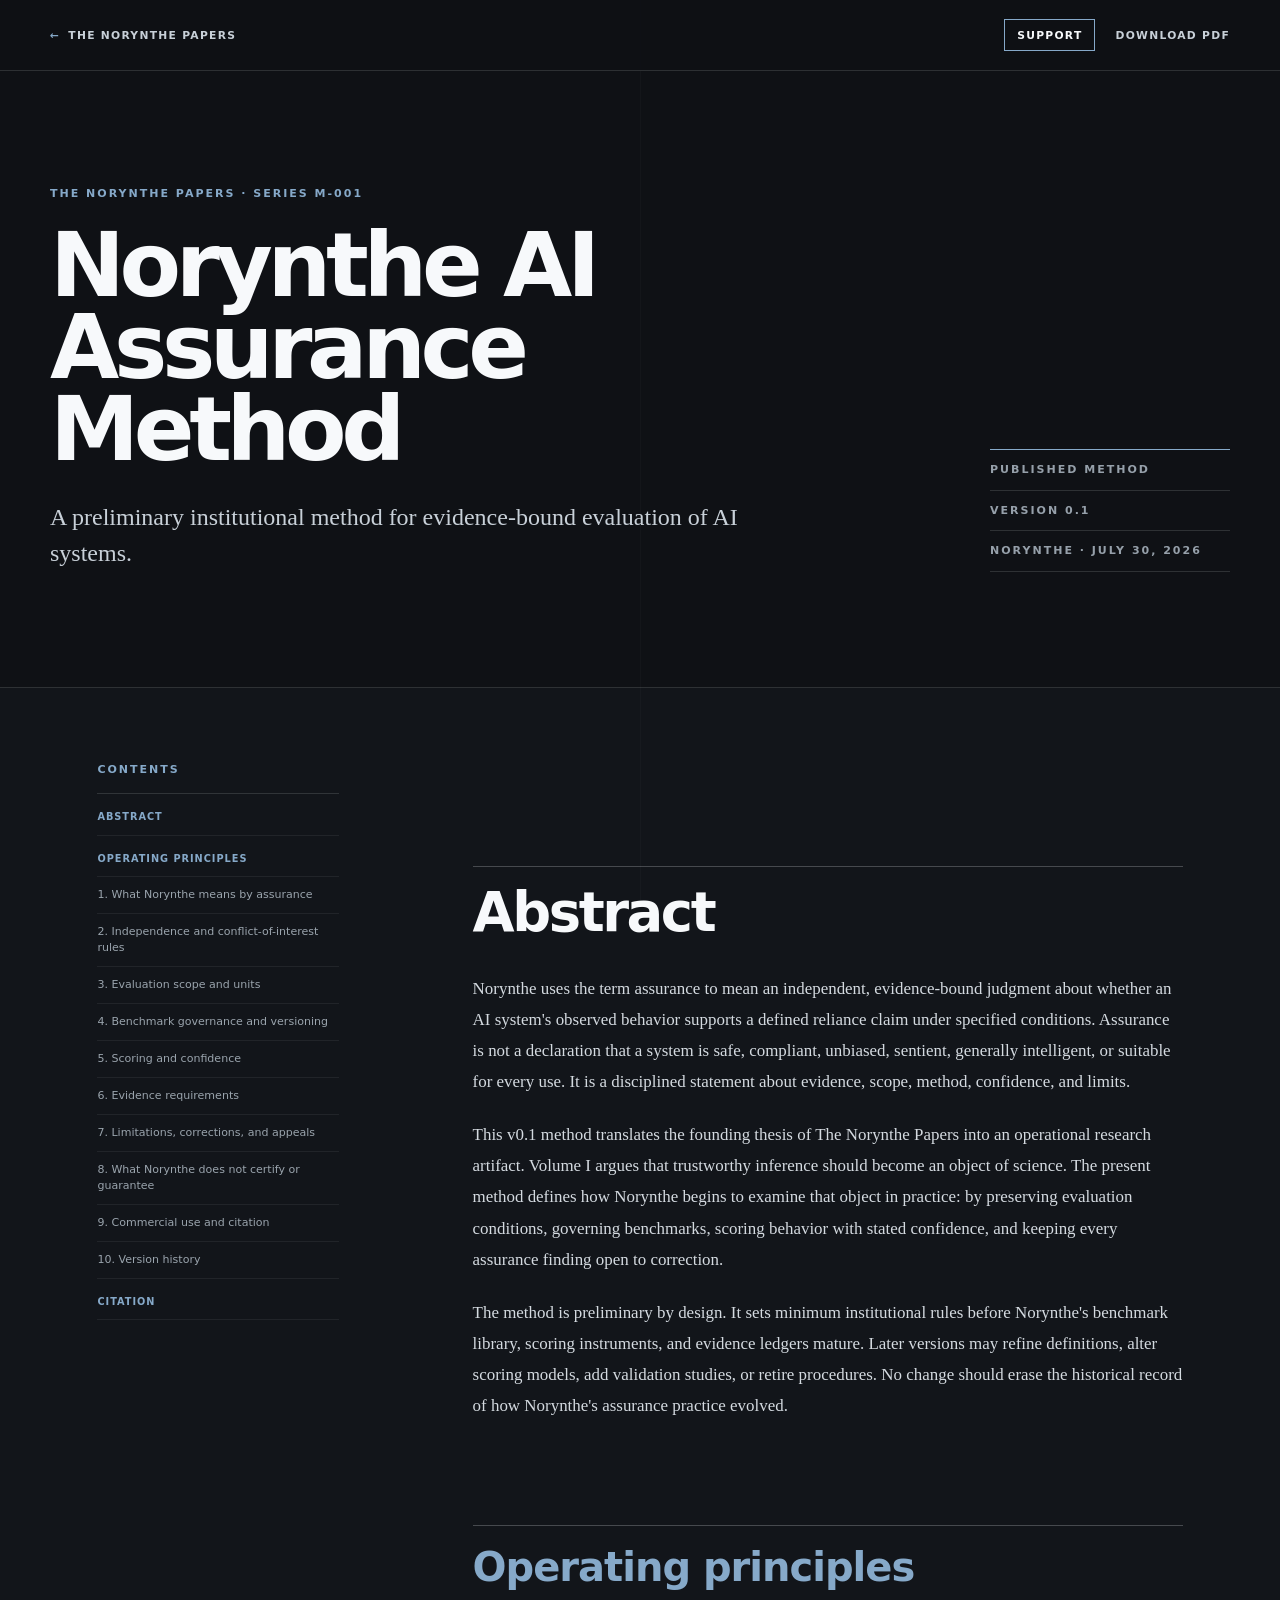
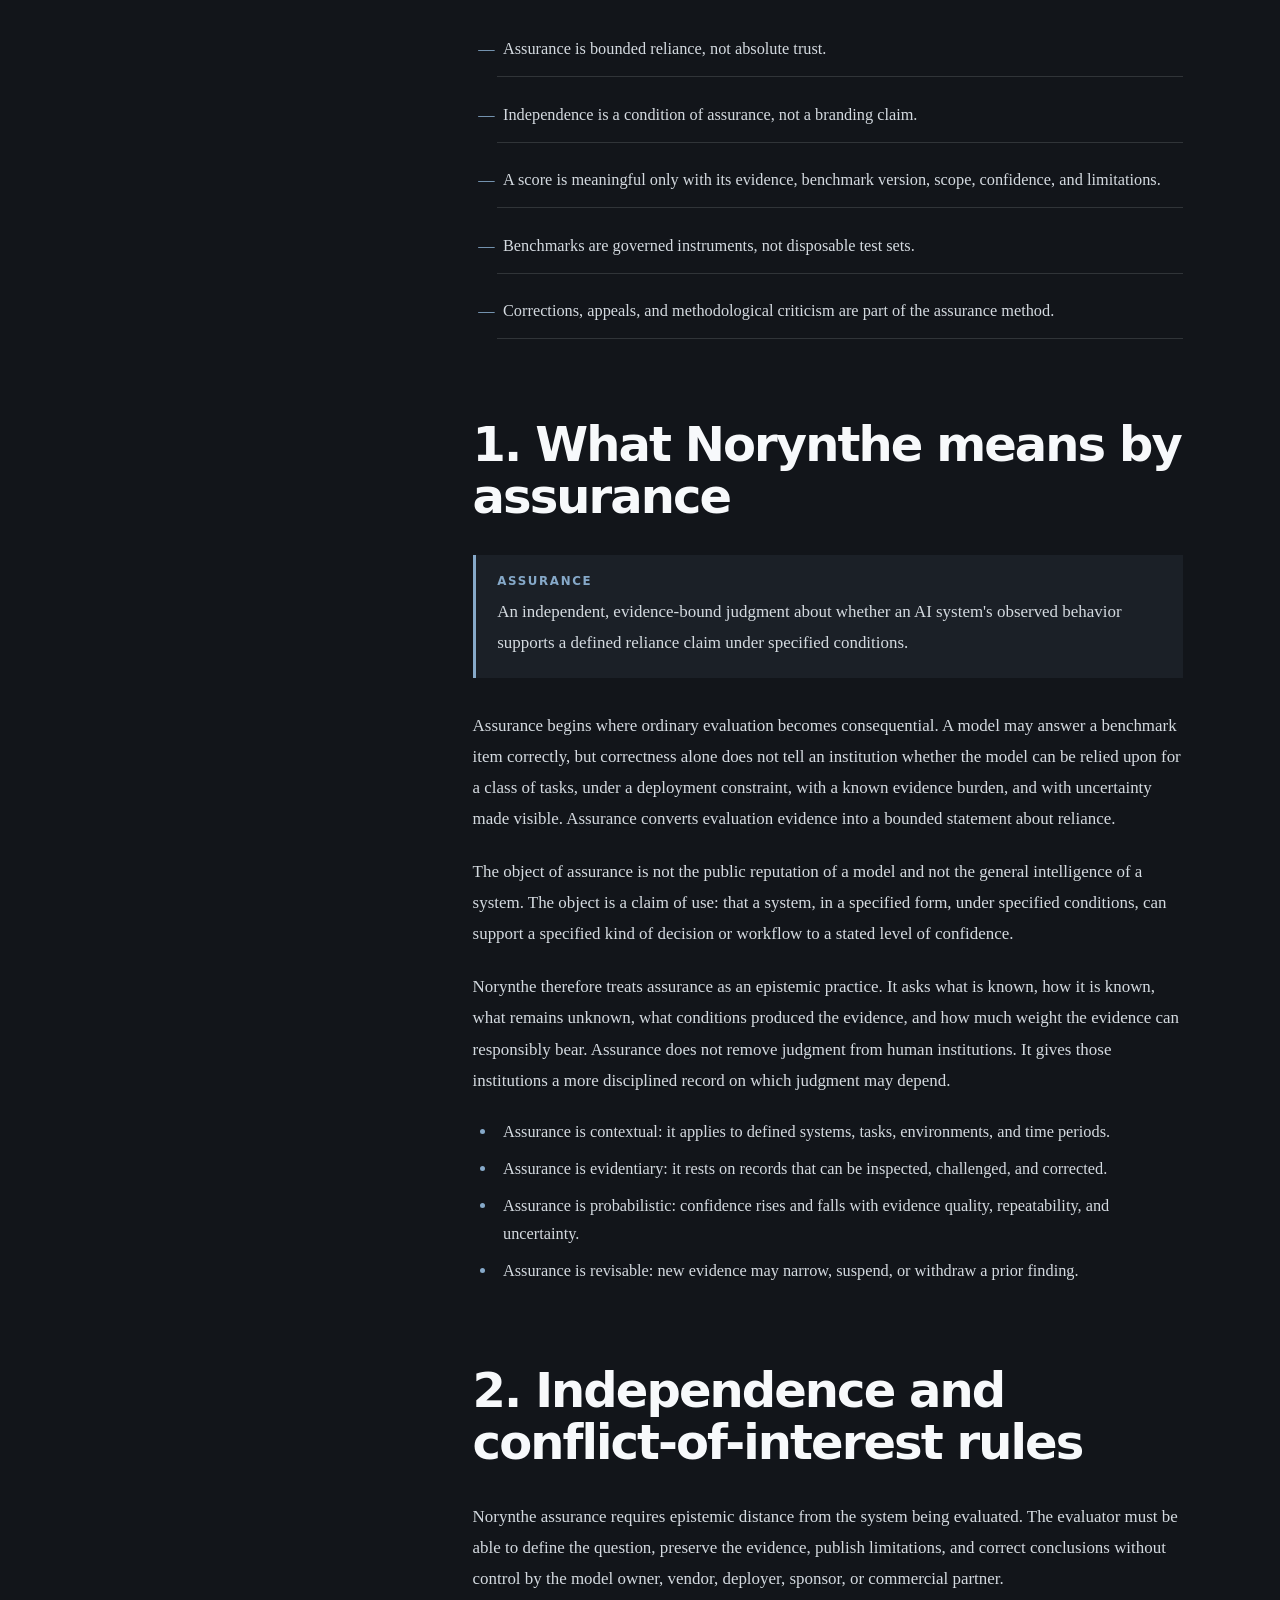
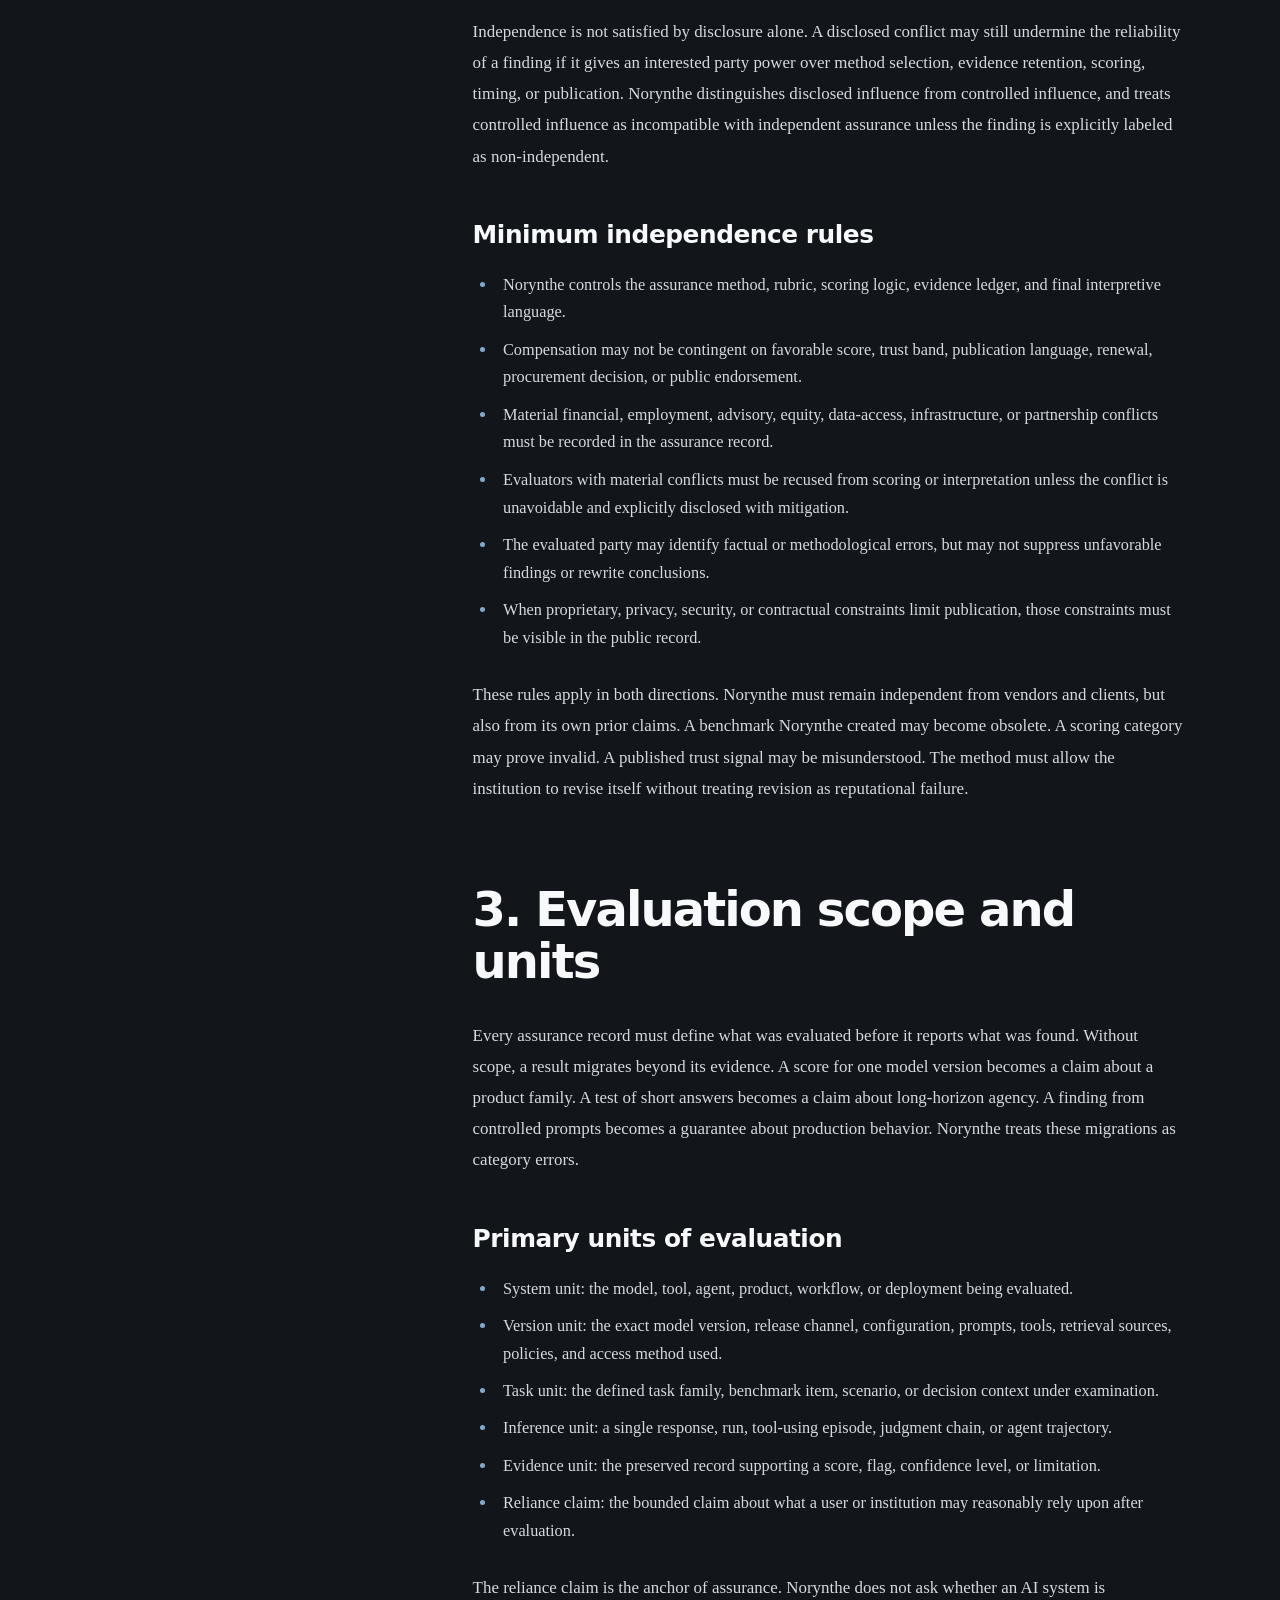
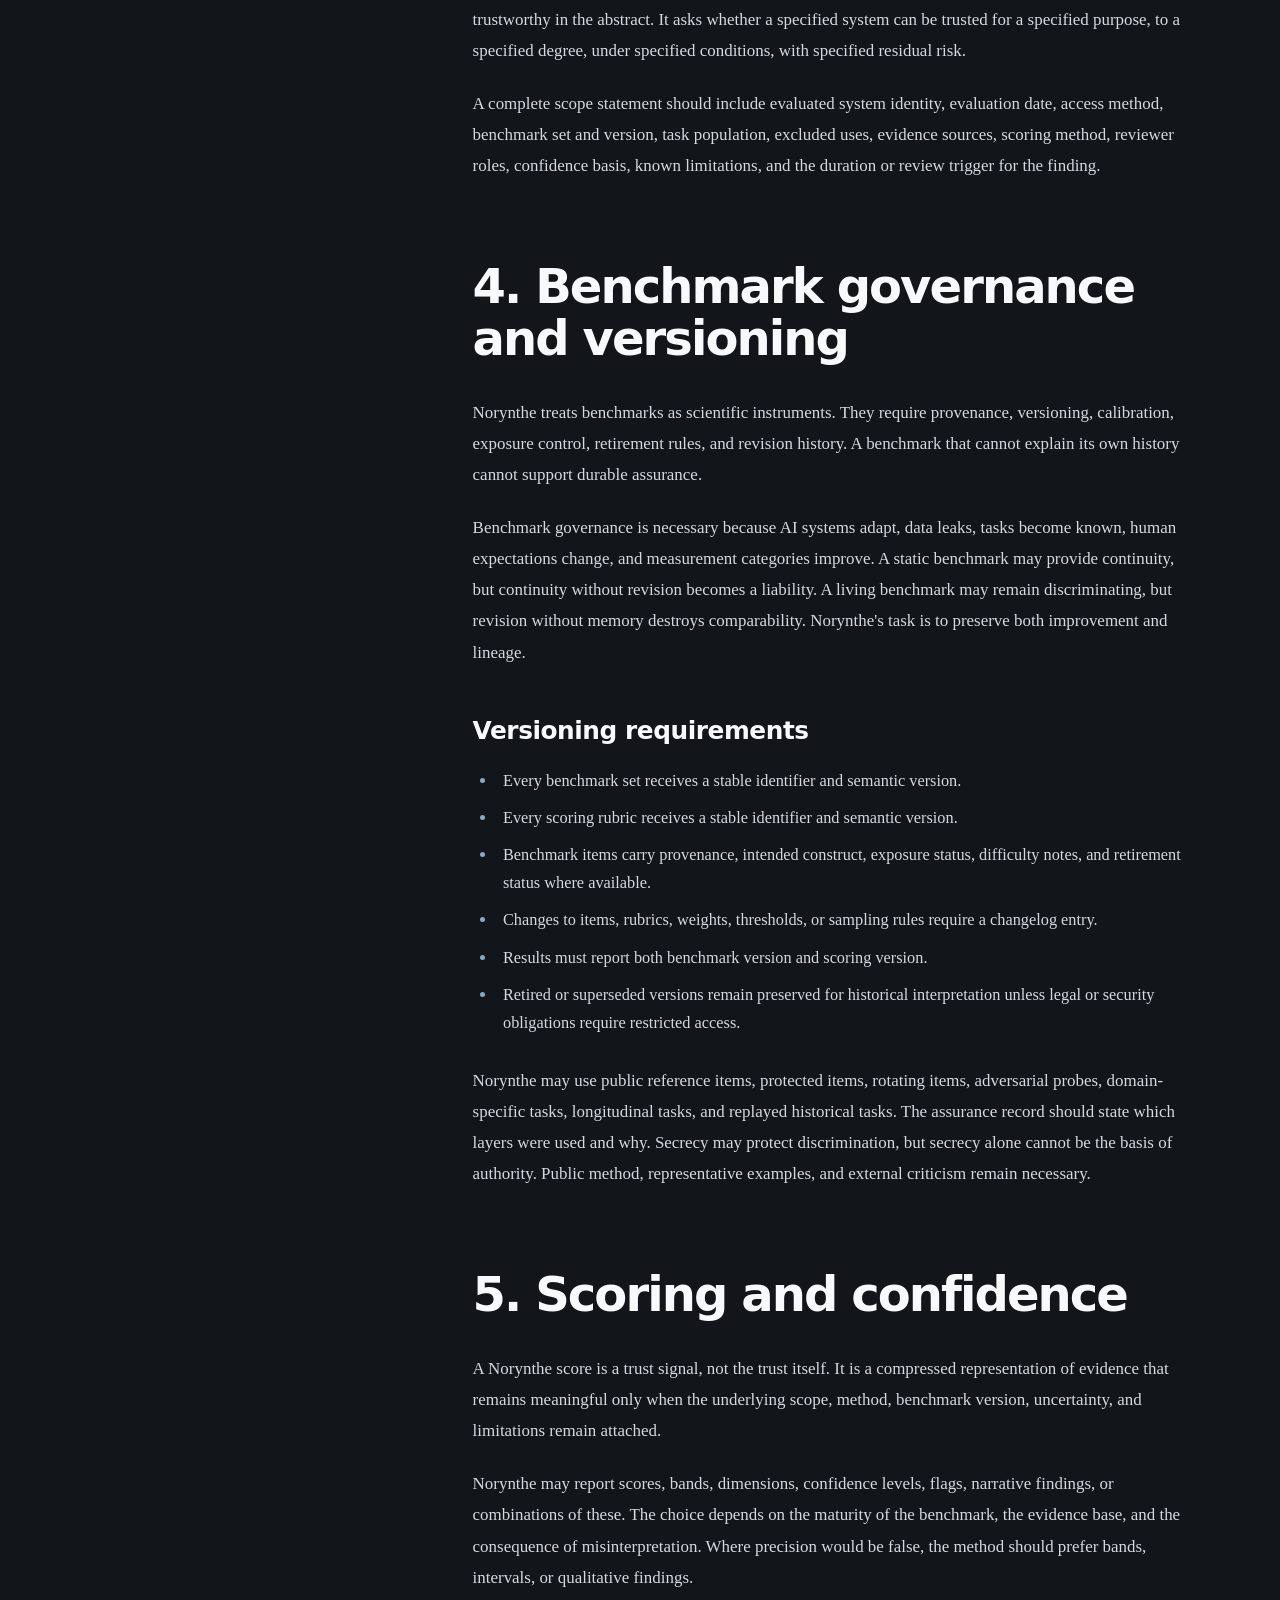
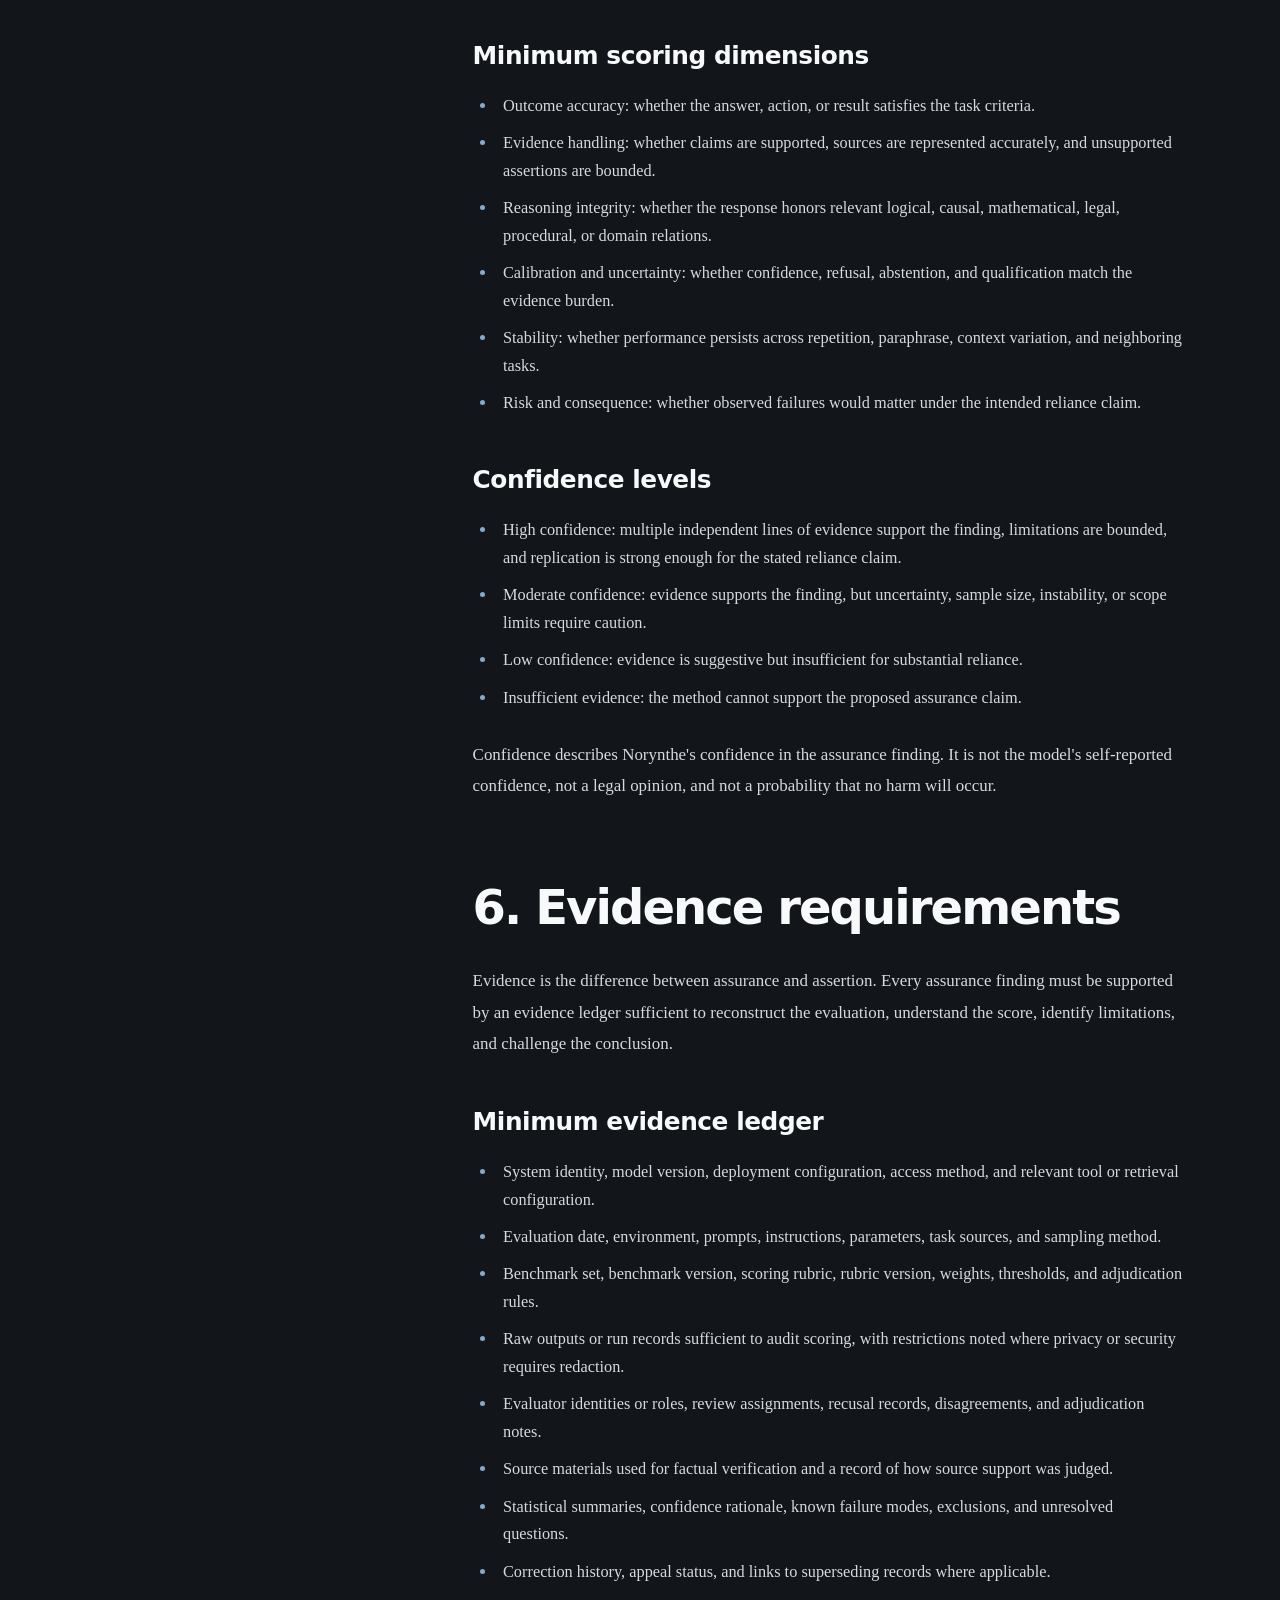
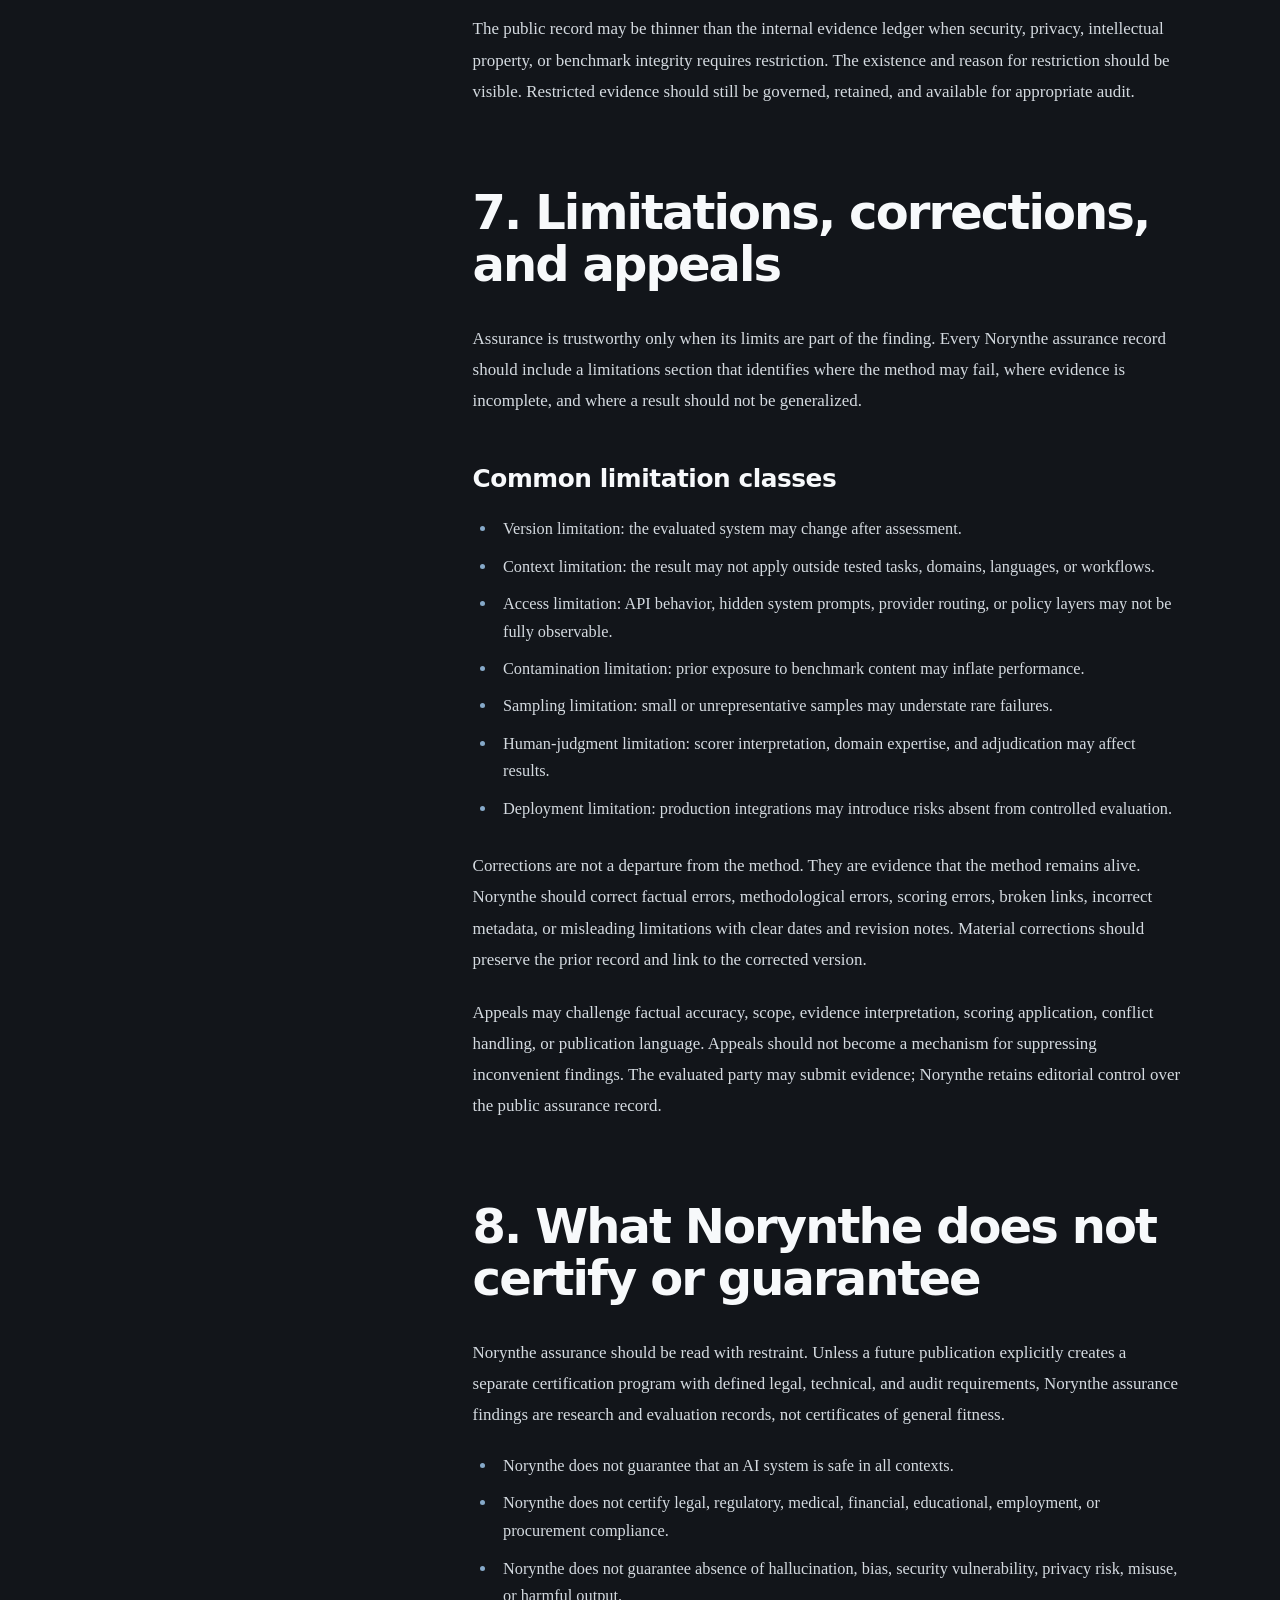
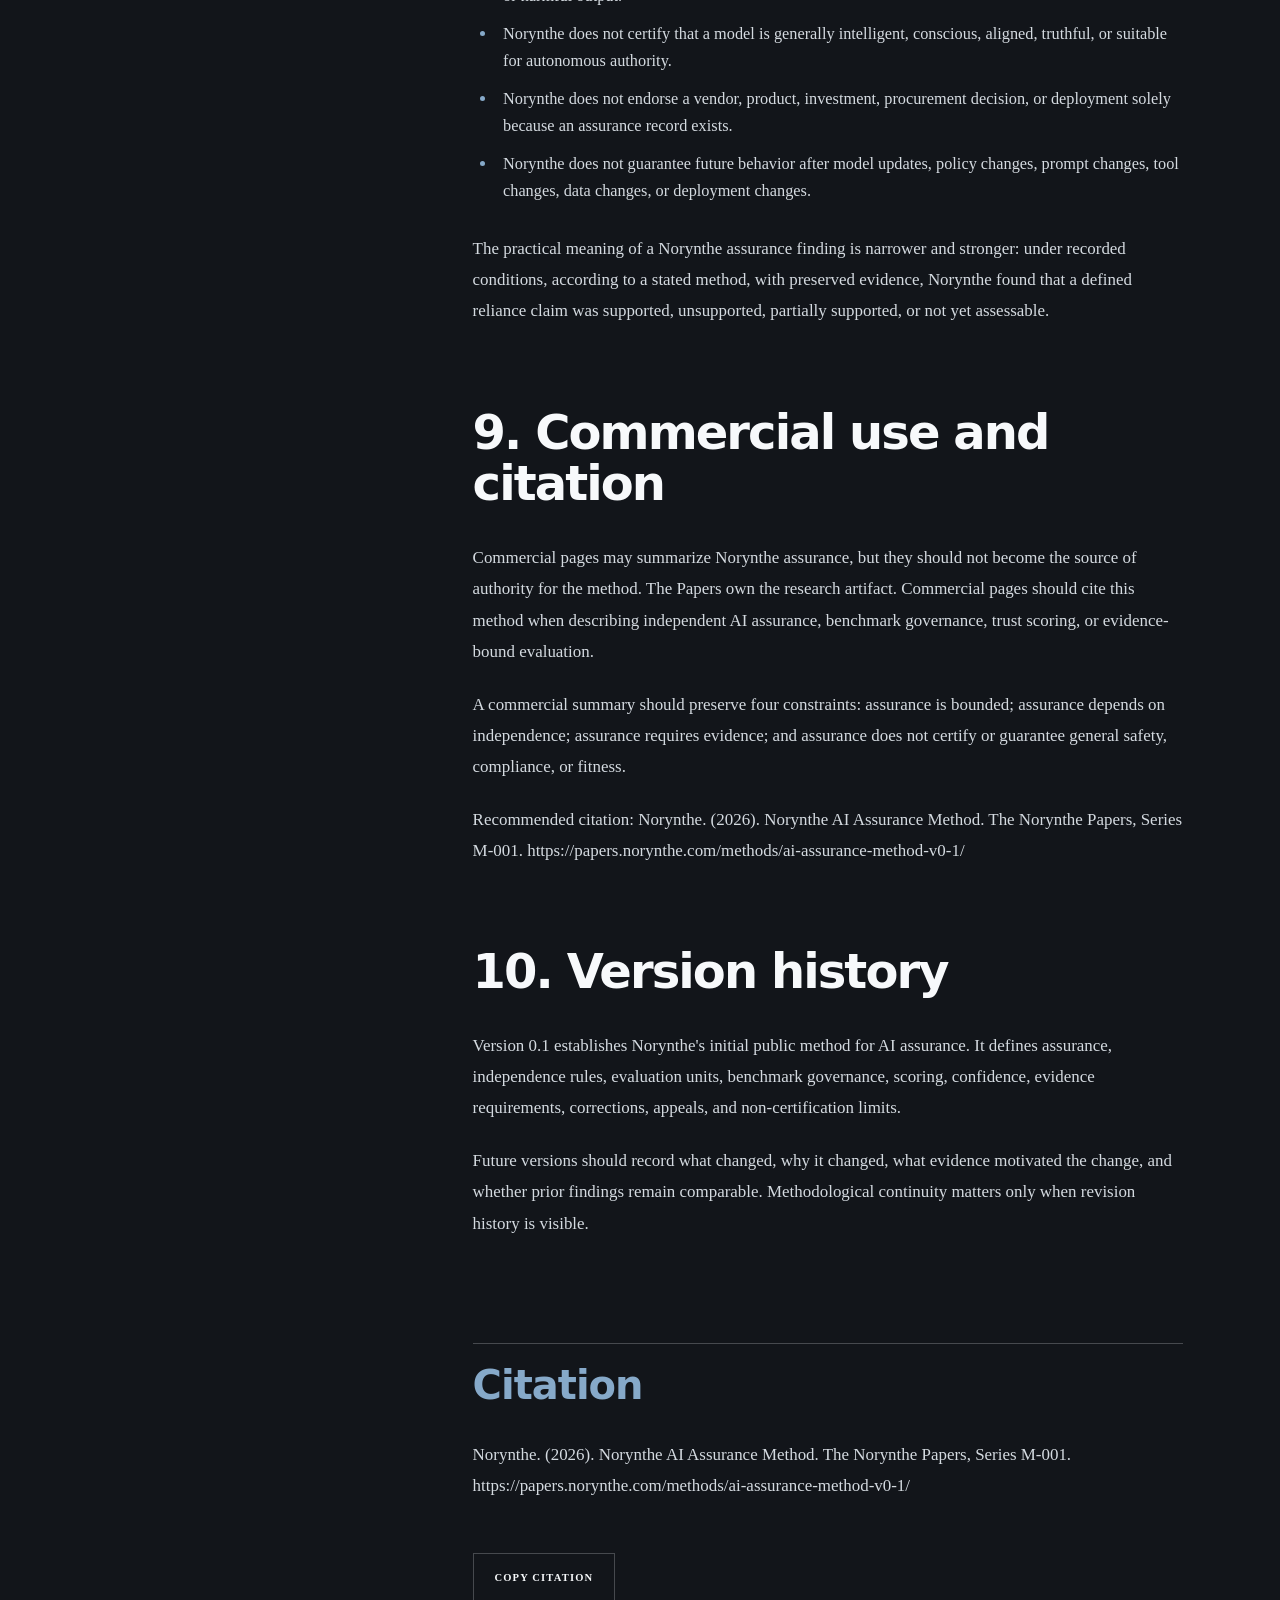
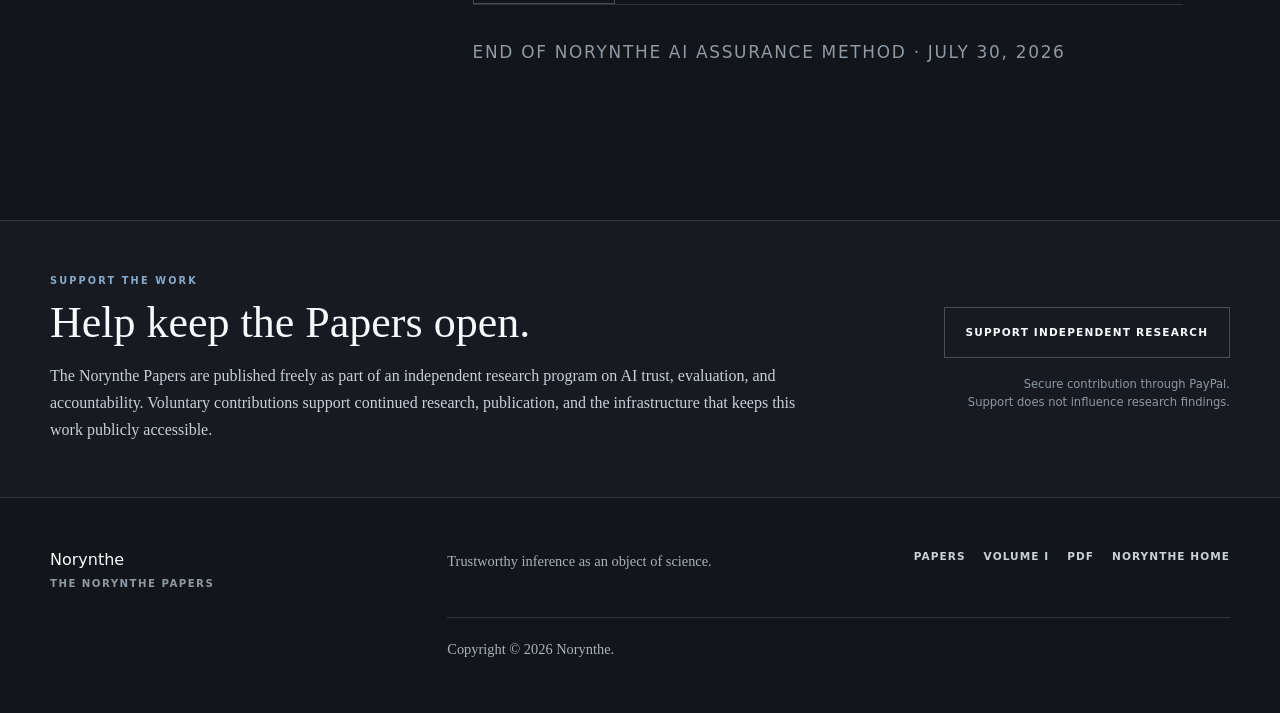
<file: methods/ai-assurance-method-v0-1/index.html>
<!doctype html>
<html lang="en">
<head>
  <meta charset="utf-8">
  <meta name="viewport" content="width=device-width, initial-scale=1">
  <title>Norynthe AI Assurance Method | The Norynthe Papers</title>
  <meta name="description" content="A preliminary institutional method for evidence-bound evaluation of AI systems.">
  <meta name="robots" content="index, follow, max-image-preview:large">
  <meta name="theme-color" content="#0f1115">
  <meta name="author" content="Norynthe">
  <meta name="citation_title" content="Norynthe AI Assurance Method">
  <meta name="citation_author" content="Norynthe">
  <meta name="citation_publication_date" content="2026-07-30">
  <meta name="citation_publisher" content="Norynthe">
  <meta name="citation_pdf_url" content="https://papers.norynthe.com/downloads/norynthe-ai-assurance-method-v0-1.pdf">
  <link rel="canonical" href="https://papers.norynthe.com/methods/ai-assurance-method-v0-1/">

  <meta property="og:type" content="article">
  <meta property="og:site_name" content="The Norynthe Papers">
  <meta property="og:title" content="Norynthe AI Assurance Method">
  <meta property="og:description" content="A preliminary institutional method for evidence-bound evaluation of AI systems.">
  <meta property="og:url" content="https://papers.norynthe.com/methods/ai-assurance-method-v0-1/">
  <meta property="og:image" content="https://papers.norynthe.com/papers-social-card.png">
  <meta property="og:image:alt" content="The Norynthe Papers - AI Assurance Method">
  <meta property="article:published_time" content="2026-07-30">
  <meta property="article:author" content="Norynthe">

  <meta name="twitter:card" content="summary_large_image">
  <meta name="twitter:title" content="Norynthe AI Assurance Method">
  <meta name="twitter:description" content="A preliminary institutional method for evidence-bound evaluation of AI systems.">
  <meta name="twitter:image" content="https://papers.norynthe.com/papers-social-card.png">

  <link rel="icon" href="/favicon.ico" sizes="any">
  <link rel="apple-touch-icon" href="/norynthe-icon-180.png">
  <link rel="manifest" href="/site.webmanifest">
  <link rel="stylesheet" href="/papers.css?v=20260902d">

  <script type="application/ld+json">
  {
  "@context": "https://schema.org",
  "@graph": [
    {
      "@type": "Organization",
      "@id": "https://norynthe.com/#organization",
      "name": "Norynthe",
      "url": "https://norynthe.com/"
    },
    {
      "@type": "ScholarlyArticle",
      "@id": "https://papers.norynthe.com/methods/ai-assurance-method-v0-1/#method",
      "url": "https://papers.norynthe.com/methods/ai-assurance-method-v0-1/",
      "name": "Norynthe AI Assurance Method",
      "alternativeHeadline": "A preliminary institutional method for evidence-bound evaluation of AI systems.",
      "description": "Norynthe uses the term assurance to mean an independent, evidence-bound judgment about whether an AI system's observed behavior supports a defined reliance claim under specified conditions. Assurance is not a declaration that a system is safe, compliant, unbiased, sentient, generally intelligent, or suitable for every use. It is a disciplined statement about evidence, scope, method, confidence, and limits.",
      "version": "0.1",
      "datePublished": "2026-07-30",
      "author": {
        "@id": "https://norynthe.com/#organization"
      },
      "publisher": {
        "@id": "https://norynthe.com/#organization"
      },
      "isPartOf": {
        "@id": "https://papers.norynthe.com/#series"
      },
      "inLanguage": "en",
      "encoding": {
        "@type": "MediaObject",
        "contentUrl": "https://papers.norynthe.com/downloads/norynthe-ai-assurance-method-v0-1.pdf",
        "encodingFormat": "application/pdf"
      }
    },
    {
      "@type": "BreadcrumbList",
      "@id": "https://papers.norynthe.com/methods/ai-assurance-method-v0-1/#breadcrumb",
      "itemListElement": [
        {
          "@type": "ListItem",
          "position": 1,
          "name": "The Norynthe Papers",
          "item": "https://papers.norynthe.com/"
        },
        {
          "@type": "ListItem",
          "position": 2,
          "name": "Norynthe AI Assurance Method",
          "item": "https://papers.norynthe.com/methods/ai-assurance-method-v0-1/"
        }
      ]
    },
    {
      "@type": "WebPage",
      "@id": "https://papers.norynthe.com/methods/ai-assurance-method-v0-1/#webpage",
      "url": "https://papers.norynthe.com/methods/ai-assurance-method-v0-1/",
      "name": "Norynthe AI Assurance Method",
      "mainEntity": {
        "@id": "https://papers.norynthe.com/methods/ai-assurance-method-v0-1/#method"
      },
      "breadcrumb": {
        "@id": "https://papers.norynthe.com/methods/ai-assurance-method-v0-1/#breadcrumb"
      },
      "isPartOf": {
        "@id": "https://papers.norynthe.com/#website"
      },
      "inLanguage": "en"
    }
  ]
}
  </script>
</head>
<body
  class="reader-body"
  data-analytics-site="Papers"
  data-analytics-page="Norynthe AI Assurance Method"
  data-analytics-content-type="methodology_paper"
>
  <a class="skip-link" href="#method-text">Skip to method</a>
  <header class="reader-header">
    <div class="site-shell reader-header-inner">
      <a class="reader-back" href="/">The Norynthe Papers</a>
      <div class="reader-actions">
      <a class="reader-support-link" href="#support-title">Support</a>
      <a
        class="reader-download"
        href="https://norynthe-pulse-tracker.alanmotley.workers.dev/download/ai-assurance-method-v0-1?site=papers"
        download
        aria-label="Download Norynthe AI Assurance Method as a PDF"
        data-analytics-role="paper_download"
        data-analytics-material="Norynthe AI Assurance Method"
        data-publication-title="Norynthe AI Assurance Method"
        data-download-canonical="/downloads/norynthe-ai-assurance-method-v0-1.pdf"
      >Download PDF</a>
      </div>
    </div>
  </header>

  <main>
    <section class="reader-masthead" aria-labelledby="method-title">
      <div class="site-shell reader-masthead-grid">
        <div>
          <p class="reader-kicker">The Norynthe Papers · Series M-001</p>
          <h1 id="method-title">Norynthe AI Assurance Method</h1>
          <p class="reader-deck">A preliminary institutional method for evidence-bound evaluation of AI systems.</p>
        </div>
        <div class="reader-meta" aria-label="Publication metadata">
          <span>Published method</span>
          <span>Version 0.1</span>
          <span>Norynthe · July 30, 2026</span>
        </div>
      </div>
    </section>

    <details class="mobile-toc">
      <summary>Contents</summary>
      <ol>
        <li class="toc-book"><a href="#abstract">Abstract</a></li>
        <li class="toc-book"><a href="#principles">Operating principles</a></li>
        <li class="toc-chapter"><a href="#what-assurance-means">1. What Norynthe means by assurance</a></li>
<li class="toc-chapter"><a href="#independence-and-conflicts">2. Independence and conflict-of-interest rules</a></li>
<li class="toc-chapter"><a href="#evaluation-scope-and-units">3. Evaluation scope and units</a></li>
<li class="toc-chapter"><a href="#benchmark-governance-and-versioning">4. Benchmark governance and versioning</a></li>
<li class="toc-chapter"><a href="#scoring-and-confidence">5. Scoring and confidence</a></li>
<li class="toc-chapter"><a href="#evidence-requirements">6. Evidence requirements</a></li>
<li class="toc-chapter"><a href="#limitations-corrections-and-appeals">7. Limitations, corrections, and appeals</a></li>
<li class="toc-chapter"><a href="#what-norynthe-does-not-certify">8. What Norynthe does not certify or guarantee</a></li>
<li class="toc-chapter"><a href="#commercial-use-and-citation">9. Commercial use and citation</a></li>
<li class="toc-chapter"><a href="#version-history">10. Version history</a></li>
        <li class="toc-book"><a href="#citation">Citation</a></li>
      </ol>
    </details>

    <div class="reader-layout">
      <nav class="reader-toc" aria-label="Method contents">
        <span class="reader-toc-title">Contents</span>
        <ol>
          <li class="toc-book"><a href="#abstract">Abstract</a></li>
          <li class="toc-book"><a href="#principles">Operating principles</a></li>
          <li class="toc-chapter"><a href="#what-assurance-means">1. What Norynthe means by assurance</a></li>
<li class="toc-chapter"><a href="#independence-and-conflicts">2. Independence and conflict-of-interest rules</a></li>
<li class="toc-chapter"><a href="#evaluation-scope-and-units">3. Evaluation scope and units</a></li>
<li class="toc-chapter"><a href="#benchmark-governance-and-versioning">4. Benchmark governance and versioning</a></li>
<li class="toc-chapter"><a href="#scoring-and-confidence">5. Scoring and confidence</a></li>
<li class="toc-chapter"><a href="#evidence-requirements">6. Evidence requirements</a></li>
<li class="toc-chapter"><a href="#limitations-corrections-and-appeals">7. Limitations, corrections, and appeals</a></li>
<li class="toc-chapter"><a href="#what-norynthe-does-not-certify">8. What Norynthe does not certify or guarantee</a></li>
<li class="toc-chapter"><a href="#commercial-use-and-citation">9. Commercial use and citation</a></li>
<li class="toc-chapter"><a href="#version-history">10. Version history</a></li>
          <li class="toc-book"><a href="#citation">Citation</a></li>
        </ol>
      </nav>

      <article class="reader-article method-article" id="method-text">
        <section class="method-section" id="abstract">
          <h2 class="front-heading">Abstract</h2>
          <p>Norynthe uses the term assurance to mean an independent, evidence-bound judgment about whether an AI system&#x27;s observed behavior supports a defined reliance claim under specified conditions. Assurance is not a declaration that a system is safe, compliant, unbiased, sentient, generally intelligent, or suitable for every use. It is a disciplined statement about evidence, scope, method, confidence, and limits.</p>
<p>This v0.1 method translates the founding thesis of The Norynthe Papers into an operational research artifact. Volume I argues that trustworthy inference should become an object of science. The present method defines how Norynthe begins to examine that object in practice: by preserving evaluation conditions, governing benchmarks, scoring behavior with stated confidence, and keeping every assurance finding open to correction.</p>
<p>The method is preliminary by design. It sets minimum institutional rules before Norynthe&#x27;s benchmark library, scoring instruments, and evidence ledgers mature. Later versions may refine definitions, alter scoring models, add validation studies, or retire procedures. No change should erase the historical record of how Norynthe&#x27;s assurance practice evolved.</p>
        </section>

        <section class="method-section method-principles" id="principles">
          <h2 class="book-heading">Operating principles</h2>
          <ul>
            <li>Assurance is bounded reliance, not absolute trust.</li>
<li>Independence is a condition of assurance, not a branding claim.</li>
<li>A score is meaningful only with its evidence, benchmark version, scope, confidence, and limitations.</li>
<li>Benchmarks are governed instruments, not disposable test sets.</li>
<li>Corrections, appeals, and methodological criticism are part of the assurance method.</li>
          </ul>
        </section>

        <section class="method-section" id="what-assurance-means">
<h2 class="chapter-heading">1. What Norynthe means by assurance</h2>
<div class="method-definition"><strong>Assurance</strong><p>An independent, evidence-bound judgment about whether an AI system&#x27;s observed behavior supports a defined reliance claim under specified conditions.</p></div>
<p>Assurance begins where ordinary evaluation becomes consequential. A model may answer a benchmark item correctly, but correctness alone does not tell an institution whether the model can be relied upon for a class of tasks, under a deployment constraint, with a known evidence burden, and with uncertainty made visible. Assurance converts evaluation evidence into a bounded statement about reliance.</p>
<p>The object of assurance is not the public reputation of a model and not the general intelligence of a system. The object is a claim of use: that a system, in a specified form, under specified conditions, can support a specified kind of decision or workflow to a stated level of confidence.</p>
<p>Norynthe therefore treats assurance as an epistemic practice. It asks what is known, how it is known, what remains unknown, what conditions produced the evidence, and how much weight the evidence can responsibly bear. Assurance does not remove judgment from human institutions. It gives those institutions a more disciplined record on which judgment may depend.</p>
<ul>
<li>Assurance is contextual: it applies to defined systems, tasks, environments, and time periods.</li>
<li>Assurance is evidentiary: it rests on records that can be inspected, challenged, and corrected.</li>
<li>Assurance is probabilistic: confidence rises and falls with evidence quality, repeatability, and uncertainty.</li>
<li>Assurance is revisable: new evidence may narrow, suspend, or withdraw a prior finding.</li>
</ul>
</section>
<section class="method-section" id="independence-and-conflicts">
<h2 class="chapter-heading">2. Independence and conflict-of-interest rules</h2>
<p>Norynthe assurance requires epistemic distance from the system being evaluated. The evaluator must be able to define the question, preserve the evidence, publish limitations, and correct conclusions without control by the model owner, vendor, deployer, sponsor, or commercial partner.</p>
<p>Independence is not satisfied by disclosure alone. A disclosed conflict may still undermine the reliability of a finding if it gives an interested party power over method selection, evidence retention, scoring, timing, or publication. Norynthe distinguishes disclosed influence from controlled influence, and treats controlled influence as incompatible with independent assurance unless the finding is explicitly labeled as non-independent.</p>
<h3>Minimum independence rules</h3>
<ul>
<li>Norynthe controls the assurance method, rubric, scoring logic, evidence ledger, and final interpretive language.</li>
<li>Compensation may not be contingent on favorable score, trust band, publication language, renewal, procurement decision, or public endorsement.</li>
<li>Material financial, employment, advisory, equity, data-access, infrastructure, or partnership conflicts must be recorded in the assurance record.</li>
<li>Evaluators with material conflicts must be recused from scoring or interpretation unless the conflict is unavoidable and explicitly disclosed with mitigation.</li>
<li>The evaluated party may identify factual or methodological errors, but may not suppress unfavorable findings or rewrite conclusions.</li>
<li>When proprietary, privacy, security, or contractual constraints limit publication, those constraints must be visible in the public record.</li>
</ul>
<p>These rules apply in both directions. Norynthe must remain independent from vendors and clients, but also from its own prior claims. A benchmark Norynthe created may become obsolete. A scoring category may prove invalid. A published trust signal may be misunderstood. The method must allow the institution to revise itself without treating revision as reputational failure.</p>
</section>
<section class="method-section" id="evaluation-scope-and-units">
<h2 class="chapter-heading">3. Evaluation scope and units</h2>
<p>Every assurance record must define what was evaluated before it reports what was found. Without scope, a result migrates beyond its evidence. A score for one model version becomes a claim about a product family. A test of short answers becomes a claim about long-horizon agency. A finding from controlled prompts becomes a guarantee about production behavior. Norynthe treats these migrations as category errors.</p>
<h3>Primary units of evaluation</h3>
<ul>
<li>System unit: the model, tool, agent, product, workflow, or deployment being evaluated.</li>
<li>Version unit: the exact model version, release channel, configuration, prompts, tools, retrieval sources, policies, and access method used.</li>
<li>Task unit: the defined task family, benchmark item, scenario, or decision context under examination.</li>
<li>Inference unit: a single response, run, tool-using episode, judgment chain, or agent trajectory.</li>
<li>Evidence unit: the preserved record supporting a score, flag, confidence level, or limitation.</li>
<li>Reliance claim: the bounded claim about what a user or institution may reasonably rely upon after evaluation.</li>
</ul>
<p>The reliance claim is the anchor of assurance. Norynthe does not ask whether an AI system is trustworthy in the abstract. It asks whether a specified system can be trusted for a specified purpose, to a specified degree, under specified conditions, with specified residual risk.</p>
<p>A complete scope statement should include evaluated system identity, evaluation date, access method, benchmark set and version, task population, excluded uses, evidence sources, scoring method, reviewer roles, confidence basis, known limitations, and the duration or review trigger for the finding.</p>
</section>
<section class="method-section" id="benchmark-governance-and-versioning">
<h2 class="chapter-heading">4. Benchmark governance and versioning</h2>
<p>Norynthe treats benchmarks as scientific instruments. They require provenance, versioning, calibration, exposure control, retirement rules, and revision history. A benchmark that cannot explain its own history cannot support durable assurance.</p>
<p>Benchmark governance is necessary because AI systems adapt, data leaks, tasks become known, human expectations change, and measurement categories improve. A static benchmark may provide continuity, but continuity without revision becomes a liability. A living benchmark may remain discriminating, but revision without memory destroys comparability. Norynthe&#x27;s task is to preserve both improvement and lineage.</p>
<h3>Versioning requirements</h3>
<ul>
<li>Every benchmark set receives a stable identifier and semantic version.</li>
<li>Every scoring rubric receives a stable identifier and semantic version.</li>
<li>Benchmark items carry provenance, intended construct, exposure status, difficulty notes, and retirement status where available.</li>
<li>Changes to items, rubrics, weights, thresholds, or sampling rules require a changelog entry.</li>
<li>Results must report both benchmark version and scoring version.</li>
<li>Retired or superseded versions remain preserved for historical interpretation unless legal or security obligations require restricted access.</li>
</ul>
<p>Norynthe may use public reference items, protected items, rotating items, adversarial probes, domain-specific tasks, longitudinal tasks, and replayed historical tasks. The assurance record should state which layers were used and why. Secrecy may protect discrimination, but secrecy alone cannot be the basis of authority. Public method, representative examples, and external criticism remain necessary.</p>
</section>
<section class="method-section" id="scoring-and-confidence">
<h2 class="chapter-heading">5. Scoring and confidence</h2>
<p>A Norynthe score is a trust signal, not the trust itself. It is a compressed representation of evidence that remains meaningful only when the underlying scope, method, benchmark version, uncertainty, and limitations remain attached.</p>
<p>Norynthe may report scores, bands, dimensions, confidence levels, flags, narrative findings, or combinations of these. The choice depends on the maturity of the benchmark, the evidence base, and the consequence of misinterpretation. Where precision would be false, the method should prefer bands, intervals, or qualitative findings.</p>
<h3>Minimum scoring dimensions</h3>
<ul>
<li>Outcome accuracy: whether the answer, action, or result satisfies the task criteria.</li>
<li>Evidence handling: whether claims are supported, sources are represented accurately, and unsupported assertions are bounded.</li>
<li>Reasoning integrity: whether the response honors relevant logical, causal, mathematical, legal, procedural, or domain relations.</li>
<li>Calibration and uncertainty: whether confidence, refusal, abstention, and qualification match the evidence burden.</li>
<li>Stability: whether performance persists across repetition, paraphrase, context variation, and neighboring tasks.</li>
<li>Risk and consequence: whether observed failures would matter under the intended reliance claim.</li>
</ul>
<h3>Confidence levels</h3>
<ul>
<li>High confidence: multiple independent lines of evidence support the finding, limitations are bounded, and replication is strong enough for the stated reliance claim.</li>
<li>Moderate confidence: evidence supports the finding, but uncertainty, sample size, instability, or scope limits require caution.</li>
<li>Low confidence: evidence is suggestive but insufficient for substantial reliance.</li>
<li>Insufficient evidence: the method cannot support the proposed assurance claim.</li>
</ul>
<p>Confidence describes Norynthe&#x27;s confidence in the assurance finding. It is not the model&#x27;s self-reported confidence, not a legal opinion, and not a probability that no harm will occur.</p>
</section>
<section class="method-section" id="evidence-requirements">
<h2 class="chapter-heading">6. Evidence requirements</h2>
<p>Evidence is the difference between assurance and assertion. Every assurance finding must be supported by an evidence ledger sufficient to reconstruct the evaluation, understand the score, identify limitations, and challenge the conclusion.</p>
<h3>Minimum evidence ledger</h3>
<ul>
<li>System identity, model version, deployment configuration, access method, and relevant tool or retrieval configuration.</li>
<li>Evaluation date, environment, prompts, instructions, parameters, task sources, and sampling method.</li>
<li>Benchmark set, benchmark version, scoring rubric, rubric version, weights, thresholds, and adjudication rules.</li>
<li>Raw outputs or run records sufficient to audit scoring, with restrictions noted where privacy or security requires redaction.</li>
<li>Evaluator identities or roles, review assignments, recusal records, disagreements, and adjudication notes.</li>
<li>Source materials used for factual verification and a record of how source support was judged.</li>
<li>Statistical summaries, confidence rationale, known failure modes, exclusions, and unresolved questions.</li>
<li>Correction history, appeal status, and links to superseding records where applicable.</li>
</ul>
<p>The public record may be thinner than the internal evidence ledger when security, privacy, intellectual property, or benchmark integrity requires restriction. The existence and reason for restriction should be visible. Restricted evidence should still be governed, retained, and available for appropriate audit.</p>
</section>
<section class="method-section" id="limitations-corrections-and-appeals">
<h2 class="chapter-heading">7. Limitations, corrections, and appeals</h2>
<p>Assurance is trustworthy only when its limits are part of the finding. Every Norynthe assurance record should include a limitations section that identifies where the method may fail, where evidence is incomplete, and where a result should not be generalized.</p>
<h3>Common limitation classes</h3>
<ul>
<li>Version limitation: the evaluated system may change after assessment.</li>
<li>Context limitation: the result may not apply outside tested tasks, domains, languages, or workflows.</li>
<li>Access limitation: API behavior, hidden system prompts, provider routing, or policy layers may not be fully observable.</li>
<li>Contamination limitation: prior exposure to benchmark content may inflate performance.</li>
<li>Sampling limitation: small or unrepresentative samples may understate rare failures.</li>
<li>Human-judgment limitation: scorer interpretation, domain expertise, and adjudication may affect results.</li>
<li>Deployment limitation: production integrations may introduce risks absent from controlled evaluation.</li>
</ul>
<p>Corrections are not a departure from the method. They are evidence that the method remains alive. Norynthe should correct factual errors, methodological errors, scoring errors, broken links, incorrect metadata, or misleading limitations with clear dates and revision notes. Material corrections should preserve the prior record and link to the corrected version.</p>
<p>Appeals may challenge factual accuracy, scope, evidence interpretation, scoring application, conflict handling, or publication language. Appeals should not become a mechanism for suppressing inconvenient findings. The evaluated party may submit evidence; Norynthe retains editorial control over the public assurance record.</p>
</section>
<section class="method-section" id="what-norynthe-does-not-certify">
<h2 class="chapter-heading">8. What Norynthe does not certify or guarantee</h2>
<p>Norynthe assurance should be read with restraint. Unless a future publication explicitly creates a separate certification program with defined legal, technical, and audit requirements, Norynthe assurance findings are research and evaluation records, not certificates of general fitness.</p>
<ul>
<li>Norynthe does not guarantee that an AI system is safe in all contexts.</li>
<li>Norynthe does not certify legal, regulatory, medical, financial, educational, employment, or procurement compliance.</li>
<li>Norynthe does not guarantee absence of hallucination, bias, security vulnerability, privacy risk, misuse, or harmful output.</li>
<li>Norynthe does not certify that a model is generally intelligent, conscious, aligned, truthful, or suitable for autonomous authority.</li>
<li>Norynthe does not endorse a vendor, product, investment, procurement decision, or deployment solely because an assurance record exists.</li>
<li>Norynthe does not guarantee future behavior after model updates, policy changes, prompt changes, tool changes, data changes, or deployment changes.</li>
</ul>
<p>The practical meaning of a Norynthe assurance finding is narrower and stronger: under recorded conditions, according to a stated method, with preserved evidence, Norynthe found that a defined reliance claim was supported, unsupported, partially supported, or not yet assessable.</p>
</section>
<section class="method-section" id="commercial-use-and-citation">
<h2 class="chapter-heading">9. Commercial use and citation</h2>
<p>Commercial pages may summarize Norynthe assurance, but they should not become the source of authority for the method. The Papers own the research artifact. Commercial pages should cite this method when describing independent AI assurance, benchmark governance, trust scoring, or evidence-bound evaluation.</p>
<p>A commercial summary should preserve four constraints: assurance is bounded; assurance depends on independence; assurance requires evidence; and assurance does not certify or guarantee general safety, compliance, or fitness.</p>
<p>Recommended citation: Norynthe. (2026). Norynthe AI Assurance Method. The Norynthe Papers, Series M-001. https://papers.norynthe.com/methods/ai-assurance-method-v0-1/</p>
</section>
<section class="method-section" id="version-history">
<h2 class="chapter-heading">10. Version history</h2>
<p>Version 0.1 establishes Norynthe&#x27;s initial public method for AI assurance. It defines assurance, independence rules, evaluation units, benchmark governance, scoring, confidence, evidence requirements, corrections, appeals, and non-certification limits.</p>
<p>Future versions should record what changed, why it changed, what evidence motivated the change, and whether prior findings remain comparable. Methodological continuity matters only when revision history is visible.</p>
</section>

        <section class="method-section method-citation" id="citation">
          <h2 class="book-heading">Citation</h2>
          <p id="method-citation-text">Norynthe. (2026). Norynthe AI Assurance Method. The Norynthe Papers, Series M-001. https://papers.norynthe.com/methods/ai-assurance-method-v0-1/</p>
          <button class="copy-button" type="button" data-copy-target="method-citation-text" aria-describedby="method-copy-status">Copy citation</button>
          <span class="copy-status" id="method-copy-status" role="status" aria-live="polite"></span>
        </section>

        <p class="reader-endnote">End of Norynthe AI Assurance Method · July 30, 2026</p>
      </article>
    </div>
  </main>

  <section class="support-section reader-support" aria-labelledby="support-title">
    <div class="site-shell support-grid">
      <div>
        <p class="section-index">Support the work</p>
        <h2 id="support-title">Help keep the Papers open.</h2>
        <p>The Norynthe Papers are published freely as part of an independent research program on AI trust, evaluation, and accountability. Voluntary contributions support continued research, publication, and the infrastructure that keeps this work publicly accessible.</p>
      </div>
      <div class="support-action">
        <div class="paypal-donate-button" data-analytics-material="Norynthe AI Assurance Method"><a class="button button-secondary" href="https://www.paypal.com/donate/?hosted_button_id=BYKMYWUY634N8" target="_blank" rel="noopener noreferrer" data-analytics-role="support_click" data-analytics-material="Norynthe AI Assurance Method">Support independent research</a></div>
        <p class="support-status" aria-live="polite">Secure contribution through PayPal.<br>Support does not influence research findings.</p>
      </div>
    </div>
  </section>

  <footer class="site-footer">
    <div class="site-shell footer-grid">
      <div>
        <span class="footer-institution">Norynthe</span>
        <span class="footer-series">The Norynthe Papers</span>
      </div>
      <p>Trustworthy inference as an object of science.</p>
      <div class="footer-links">
        <a href="/">Papers</a>
        <a href="/volume-i/">Volume I</a>
        <a
          href="https://norynthe-pulse-tracker.alanmotley.workers.dev/download/ai-assurance-method-v0-1?site=papers"
          download
          aria-label="Download Norynthe AI Assurance Method as a PDF"
          data-analytics-role="paper_download"
          data-analytics-material="Norynthe AI Assurance Method"
          data-publication-title="Norynthe AI Assurance Method"
          data-download-canonical="/downloads/norynthe-ai-assurance-method-v0-1.pdf"
        >PDF</a>
        <a href="https://norynthe.com/">Norynthe Home</a>
      </div>
      <p class="copyright">Copyright © <span data-current-year>2026</span> Norynthe.</p>
    </div>
  </footer>

  <script src="/site.js?v=20260902e" defer></script>
  <script src="https://norynthe.com/norynthe-analytics.js" defer></script>
  <script src="https://norynthe.com/norynthe-pulse-tracker.js?v=20260902-year" defer data-pulse-site="papers"></script>
</body>
</html>
</file>
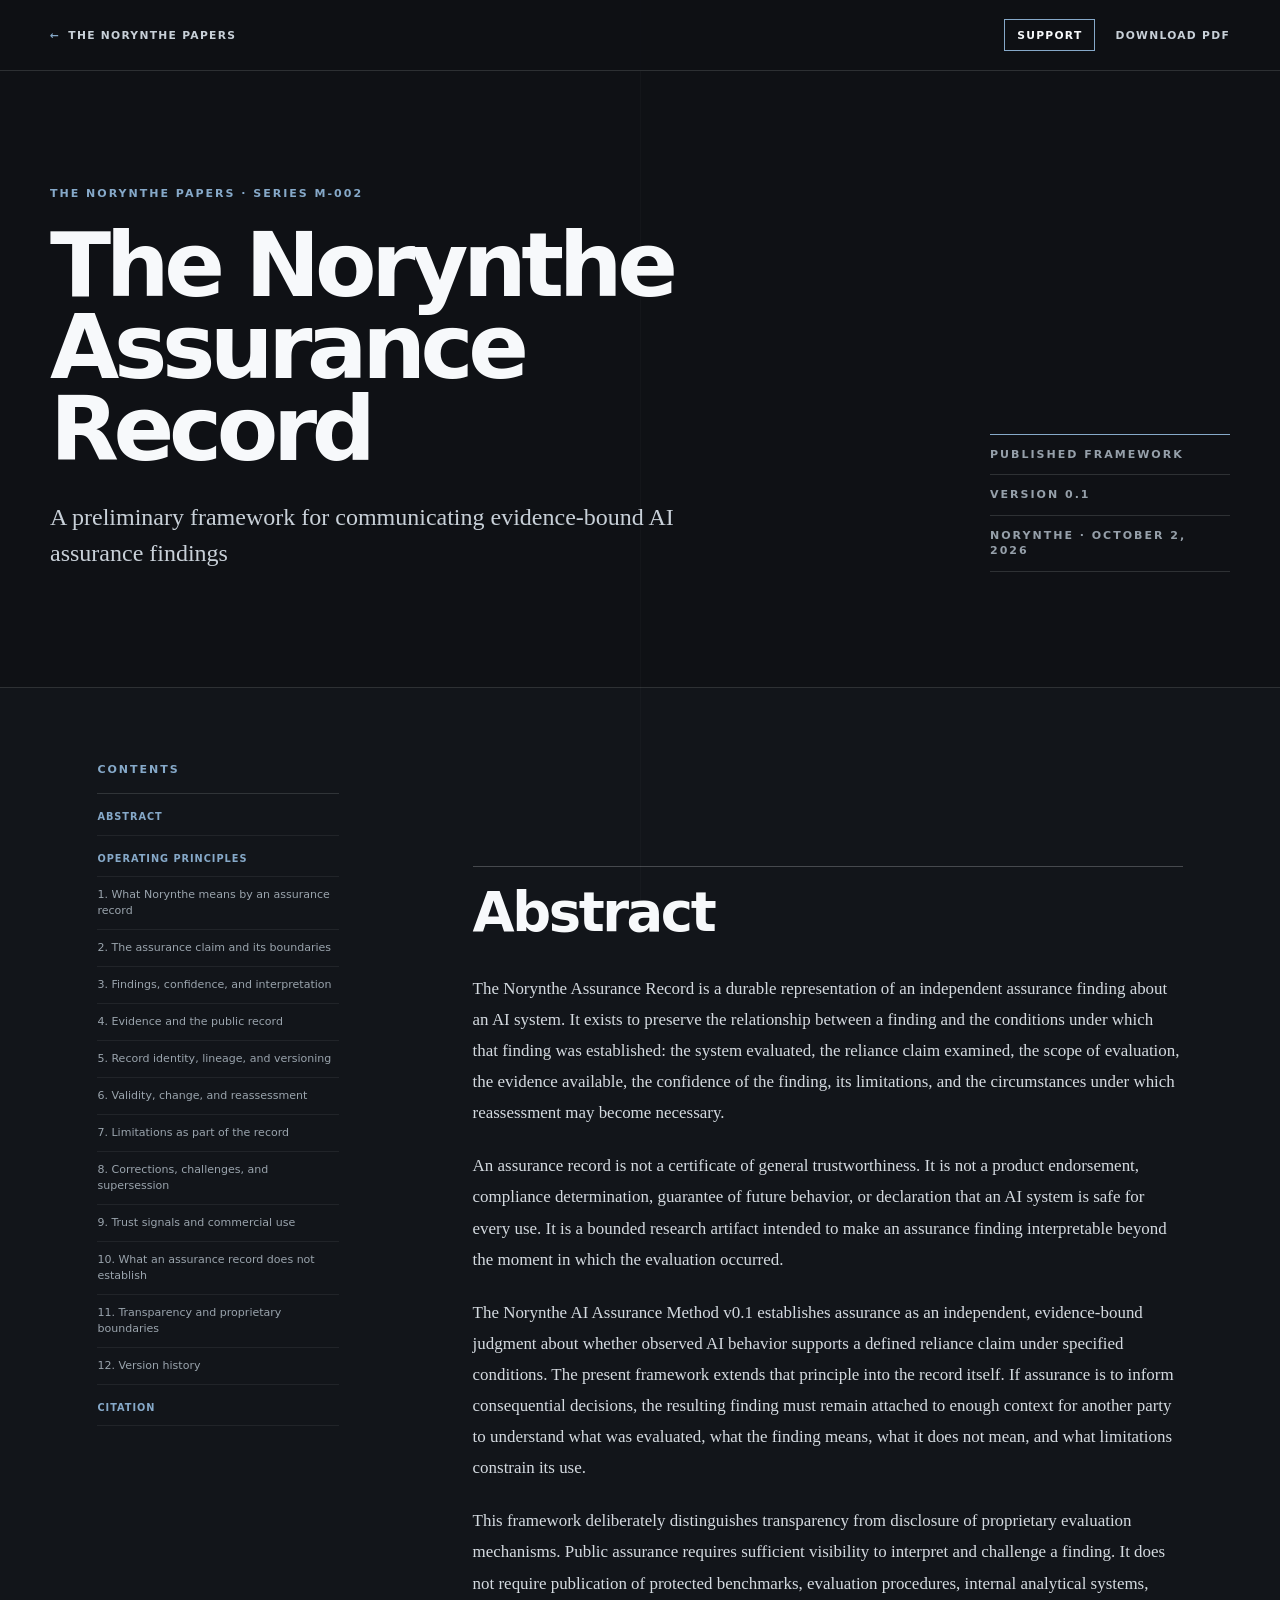
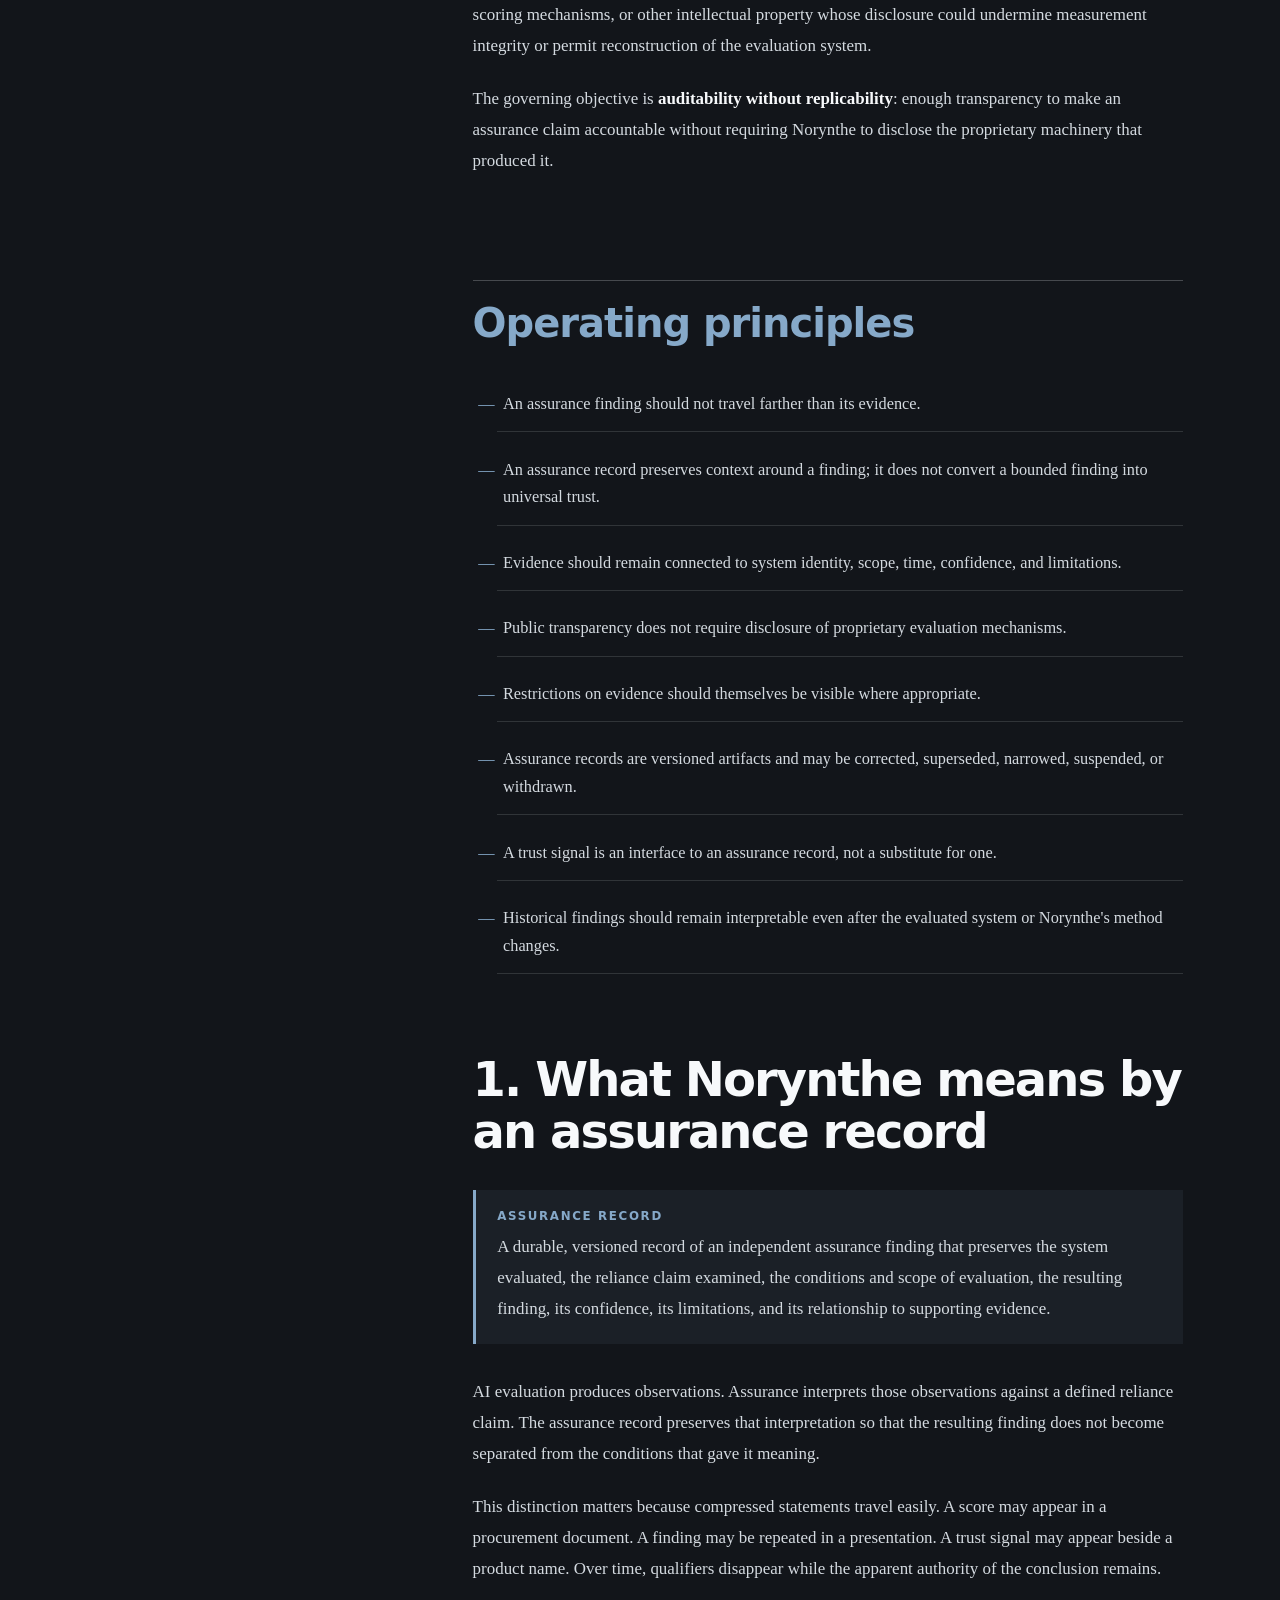
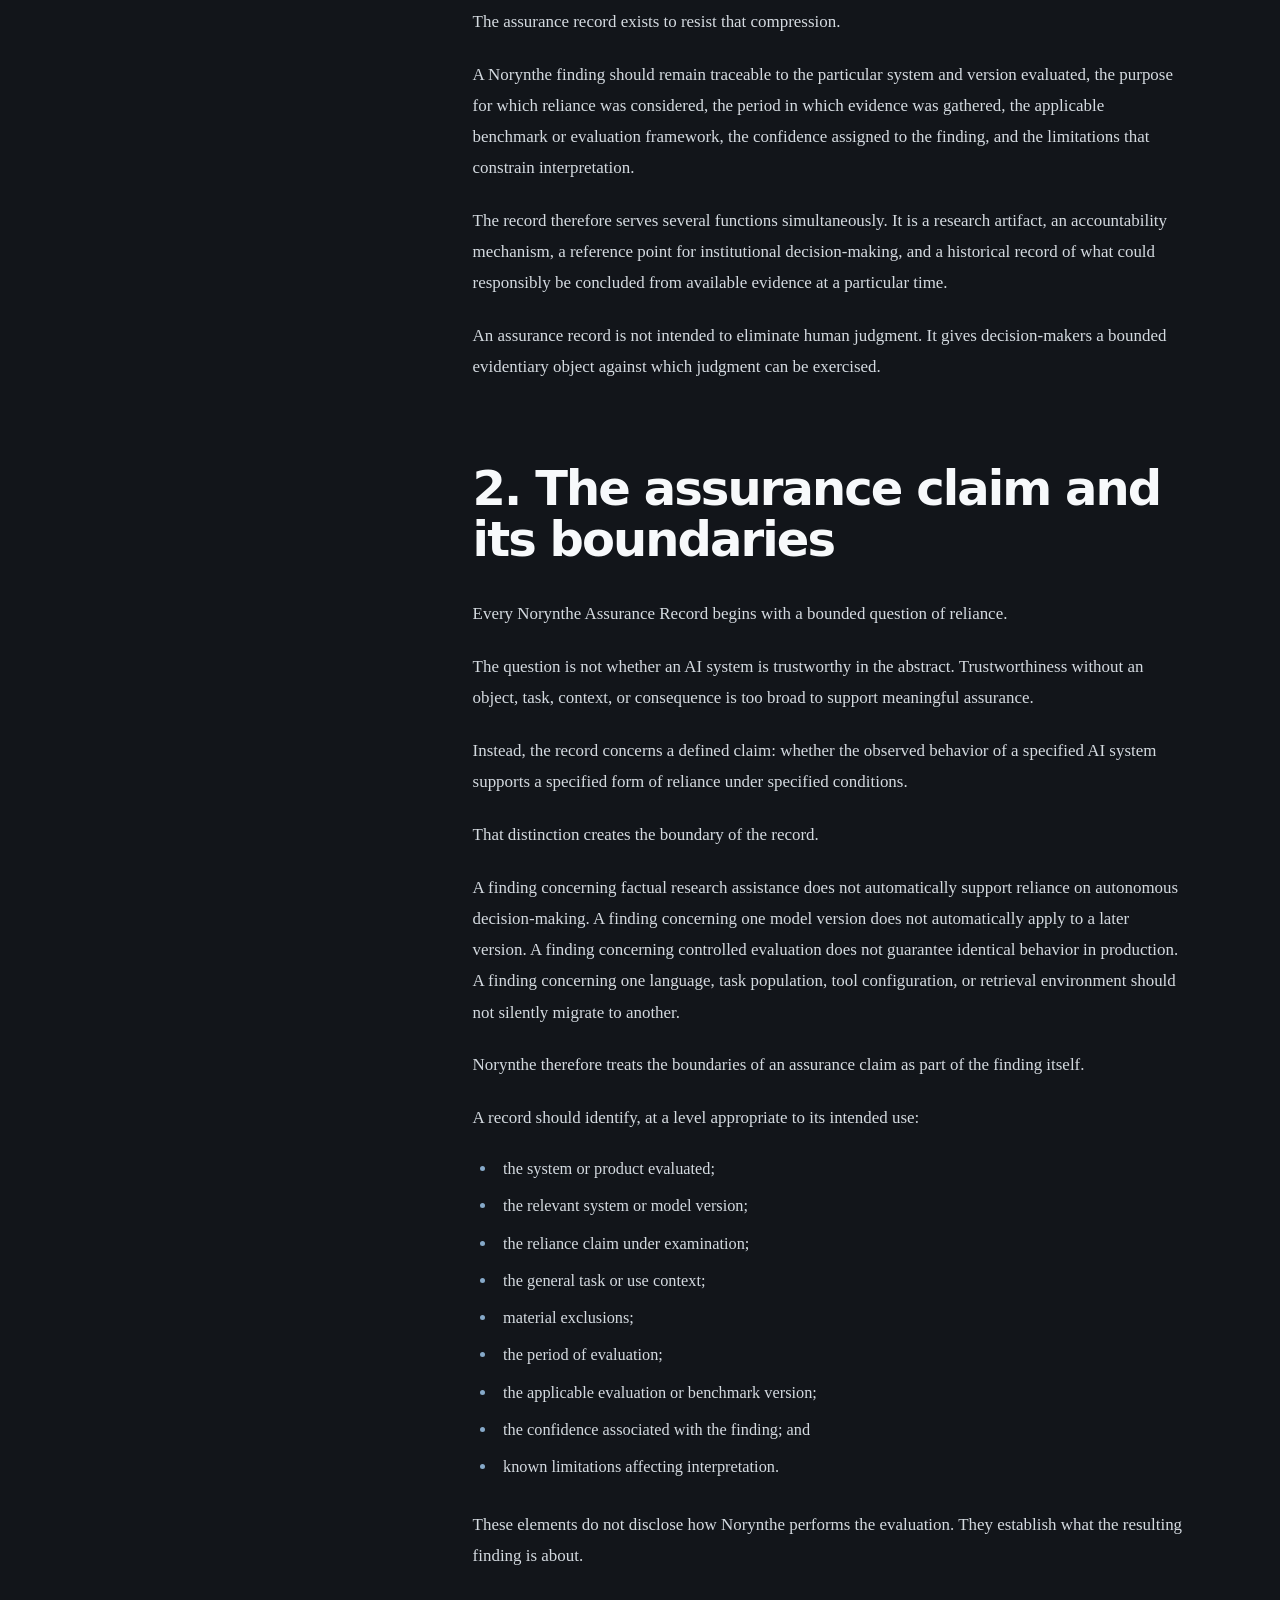
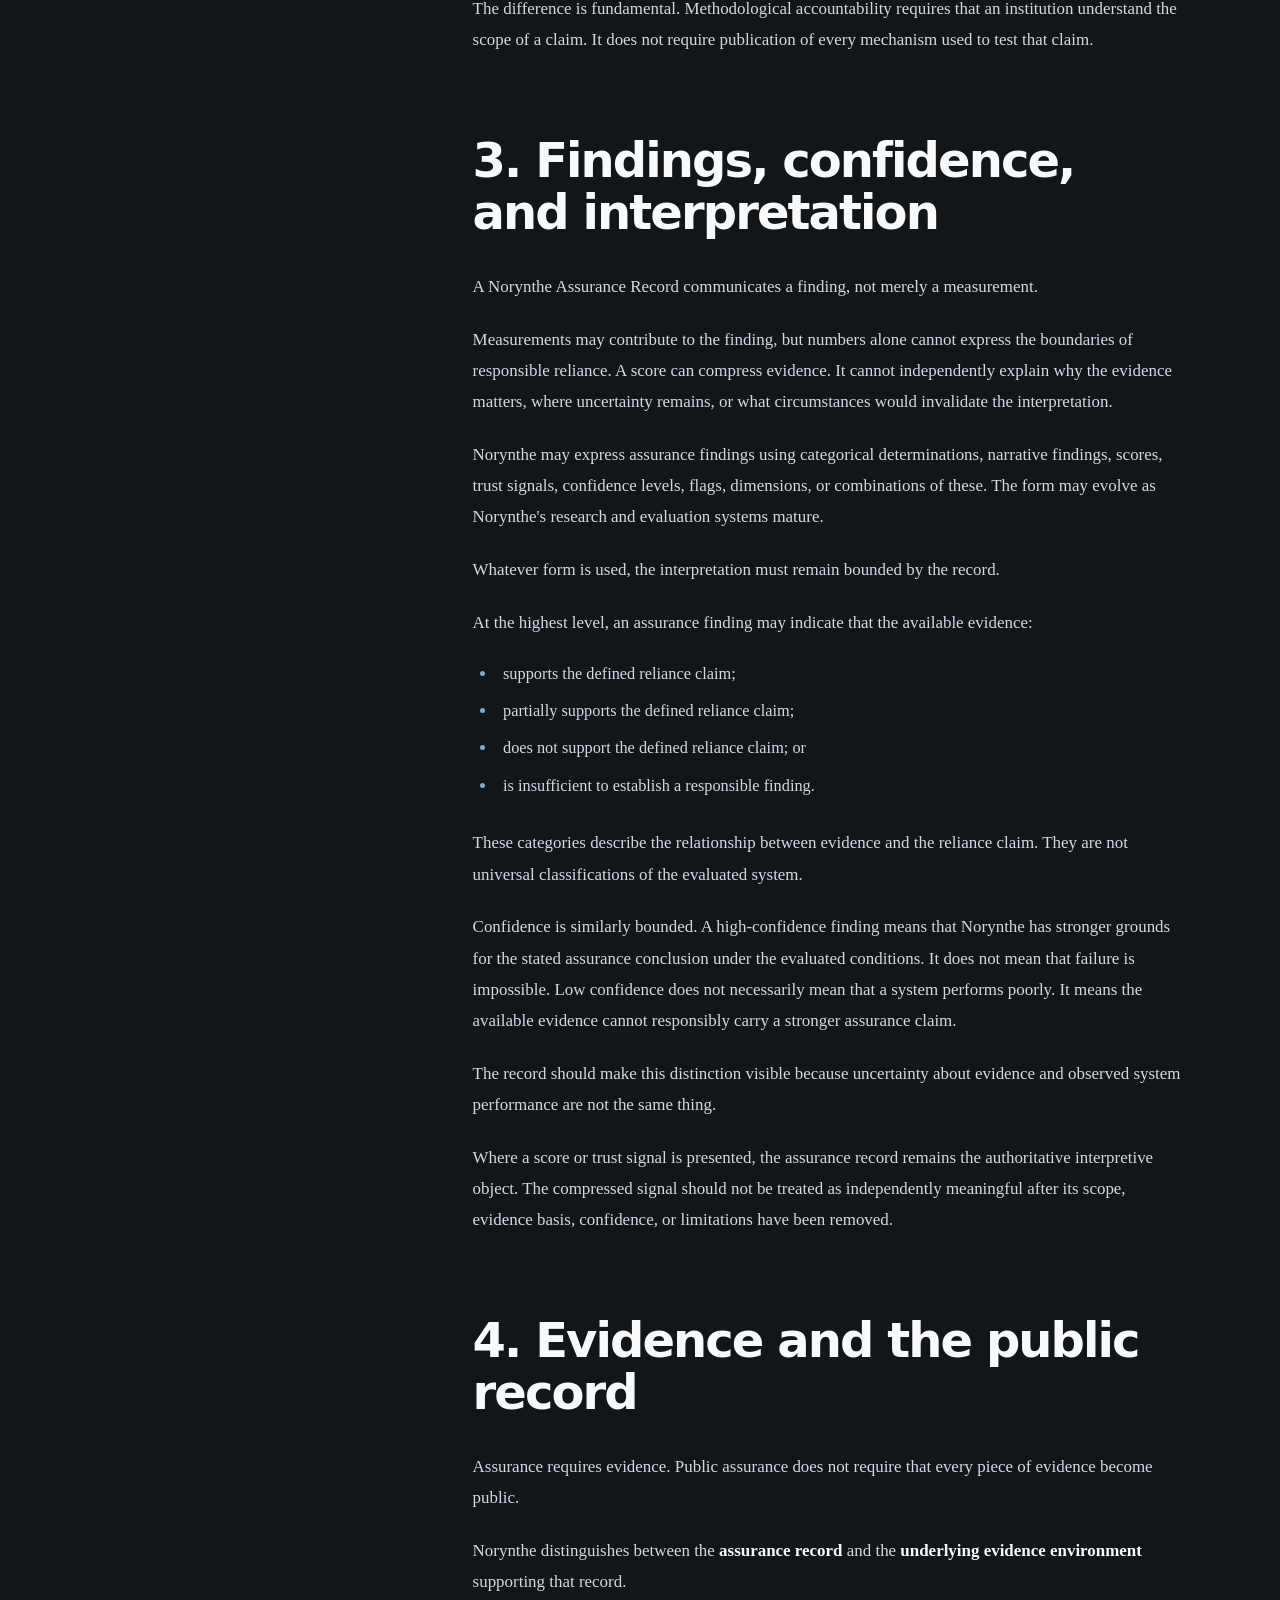
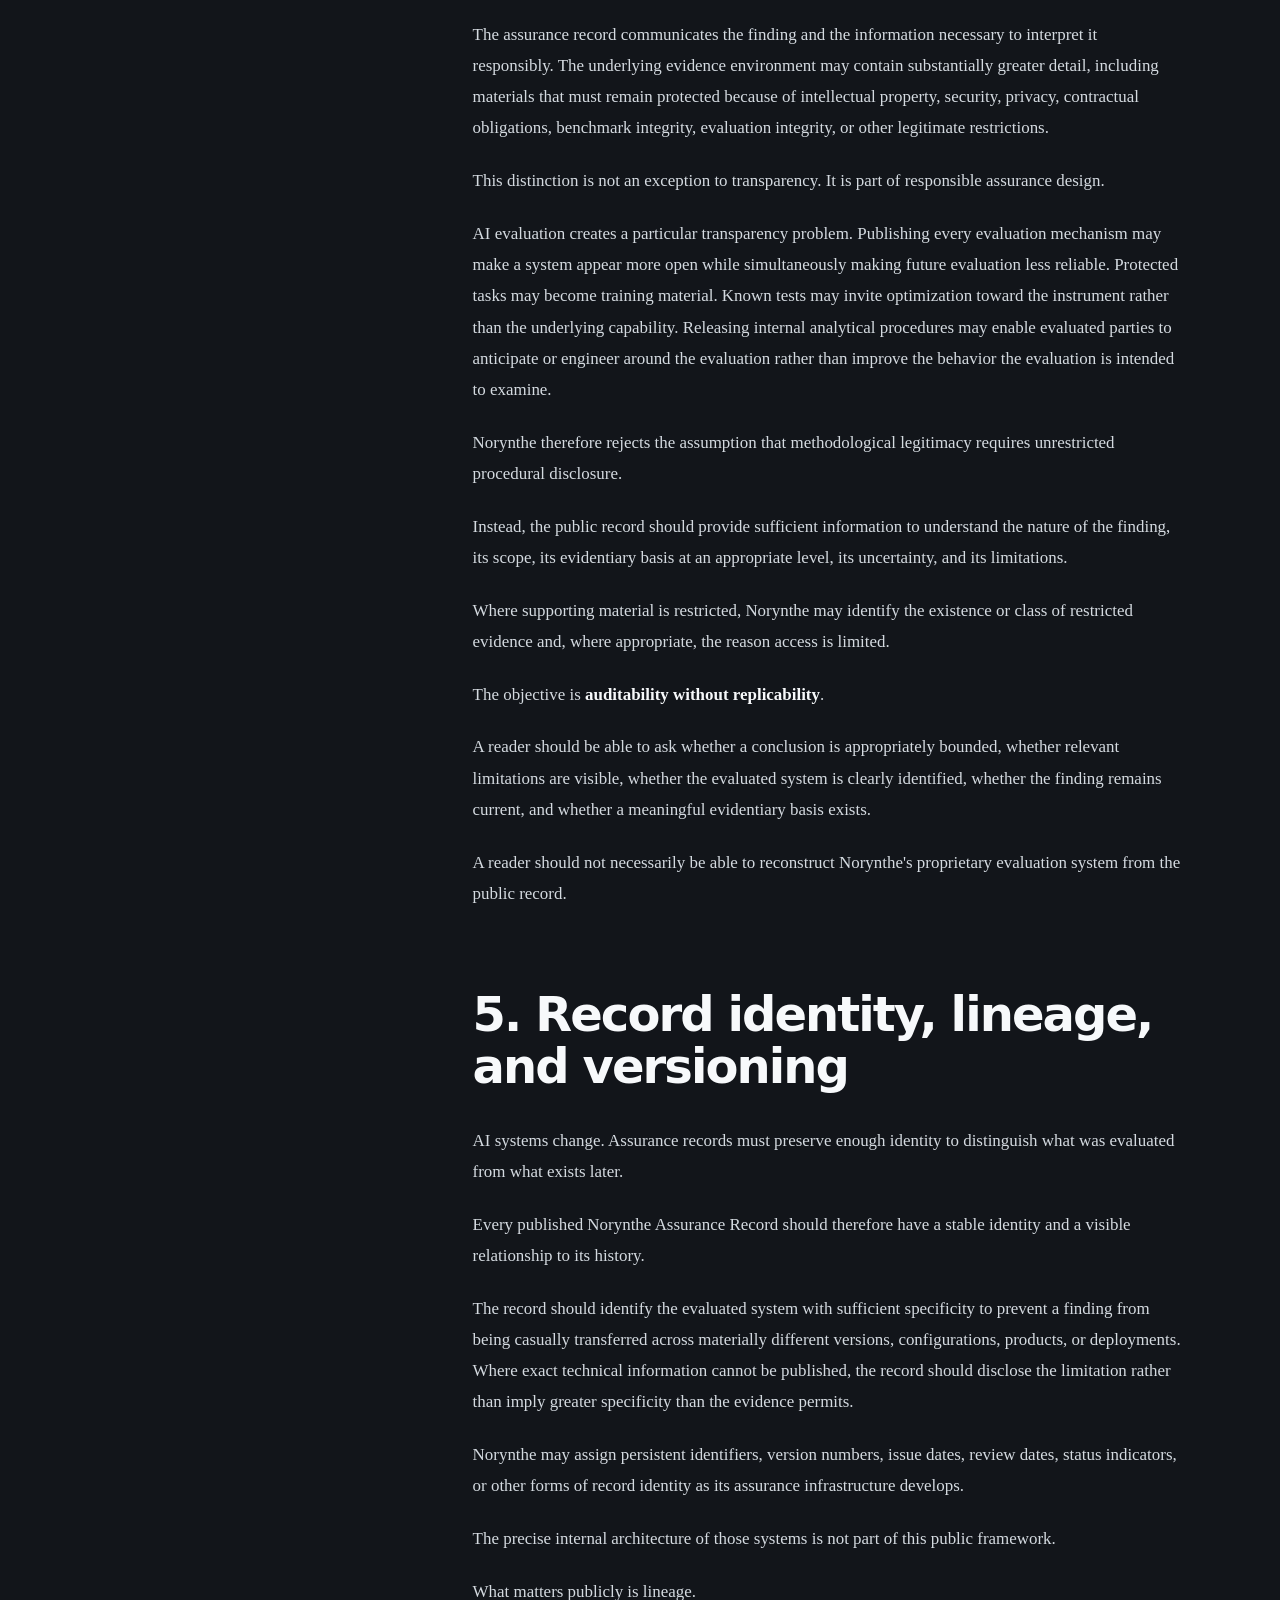
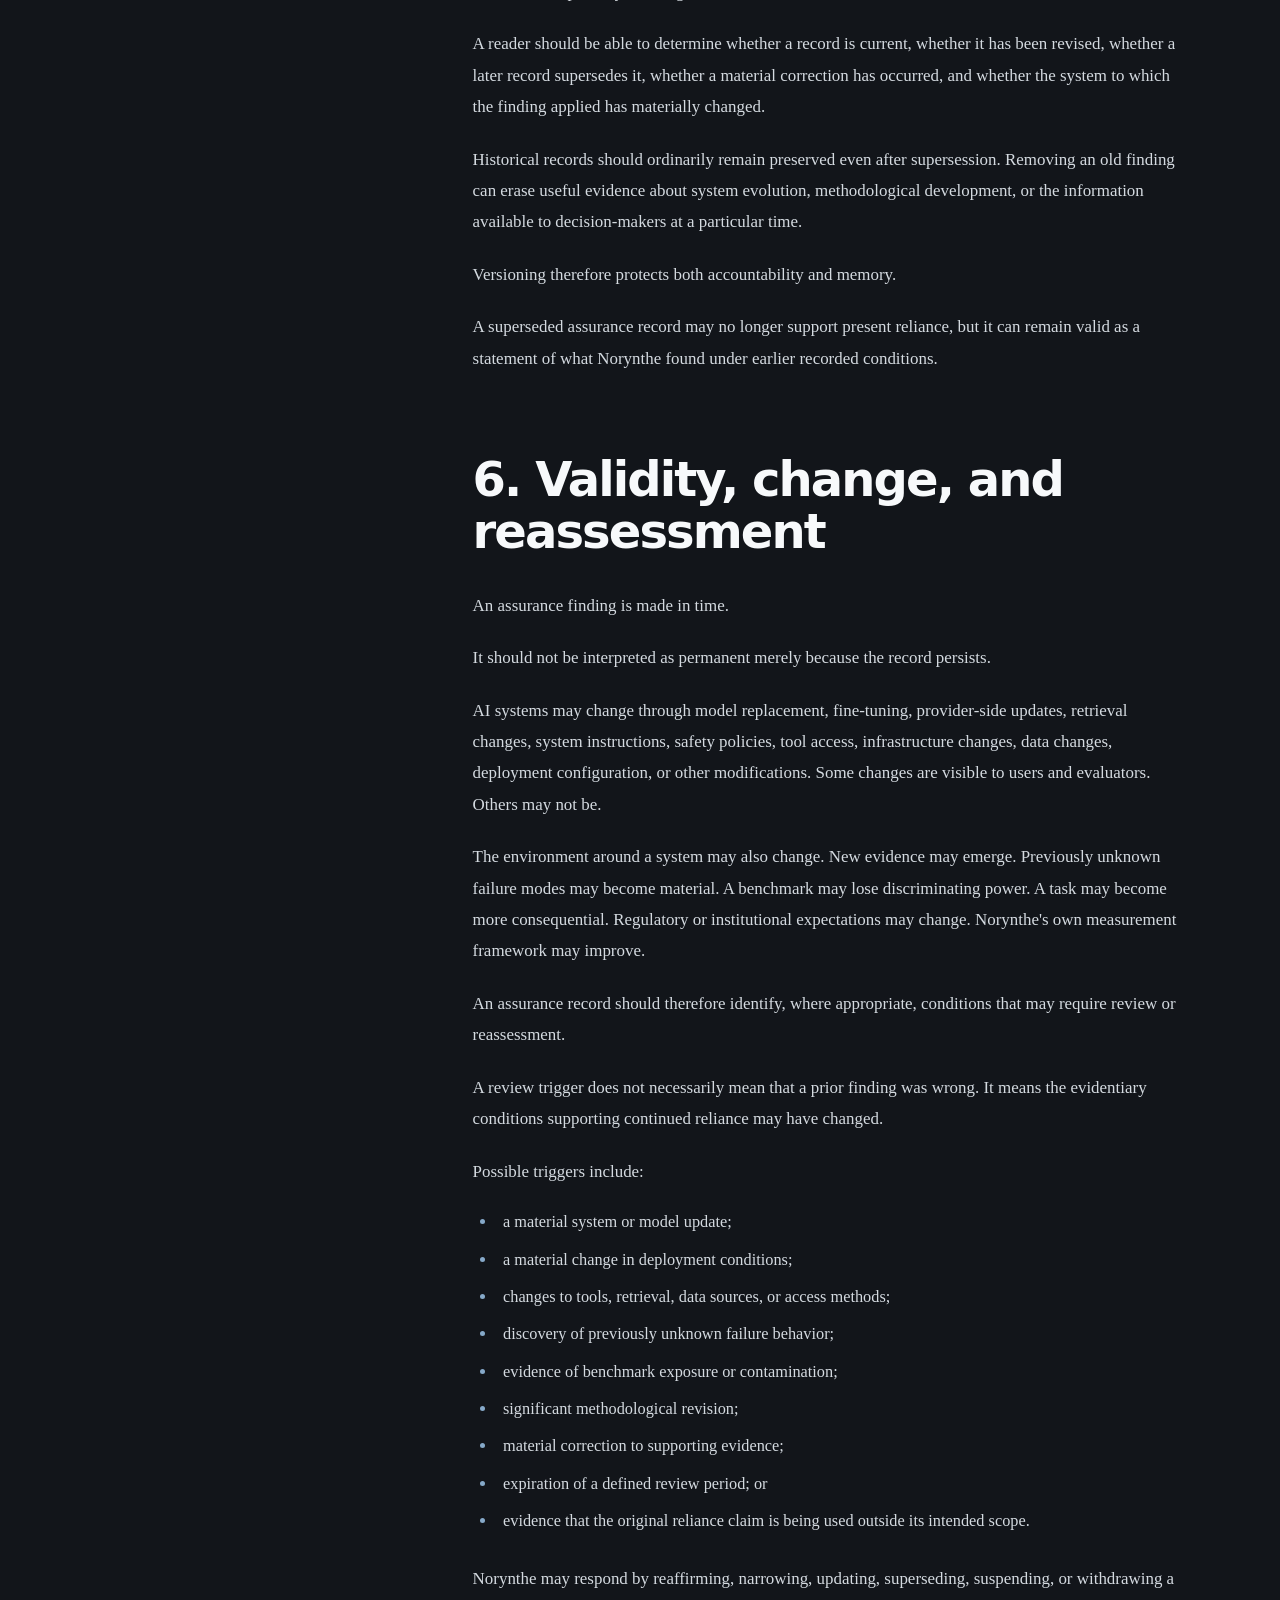
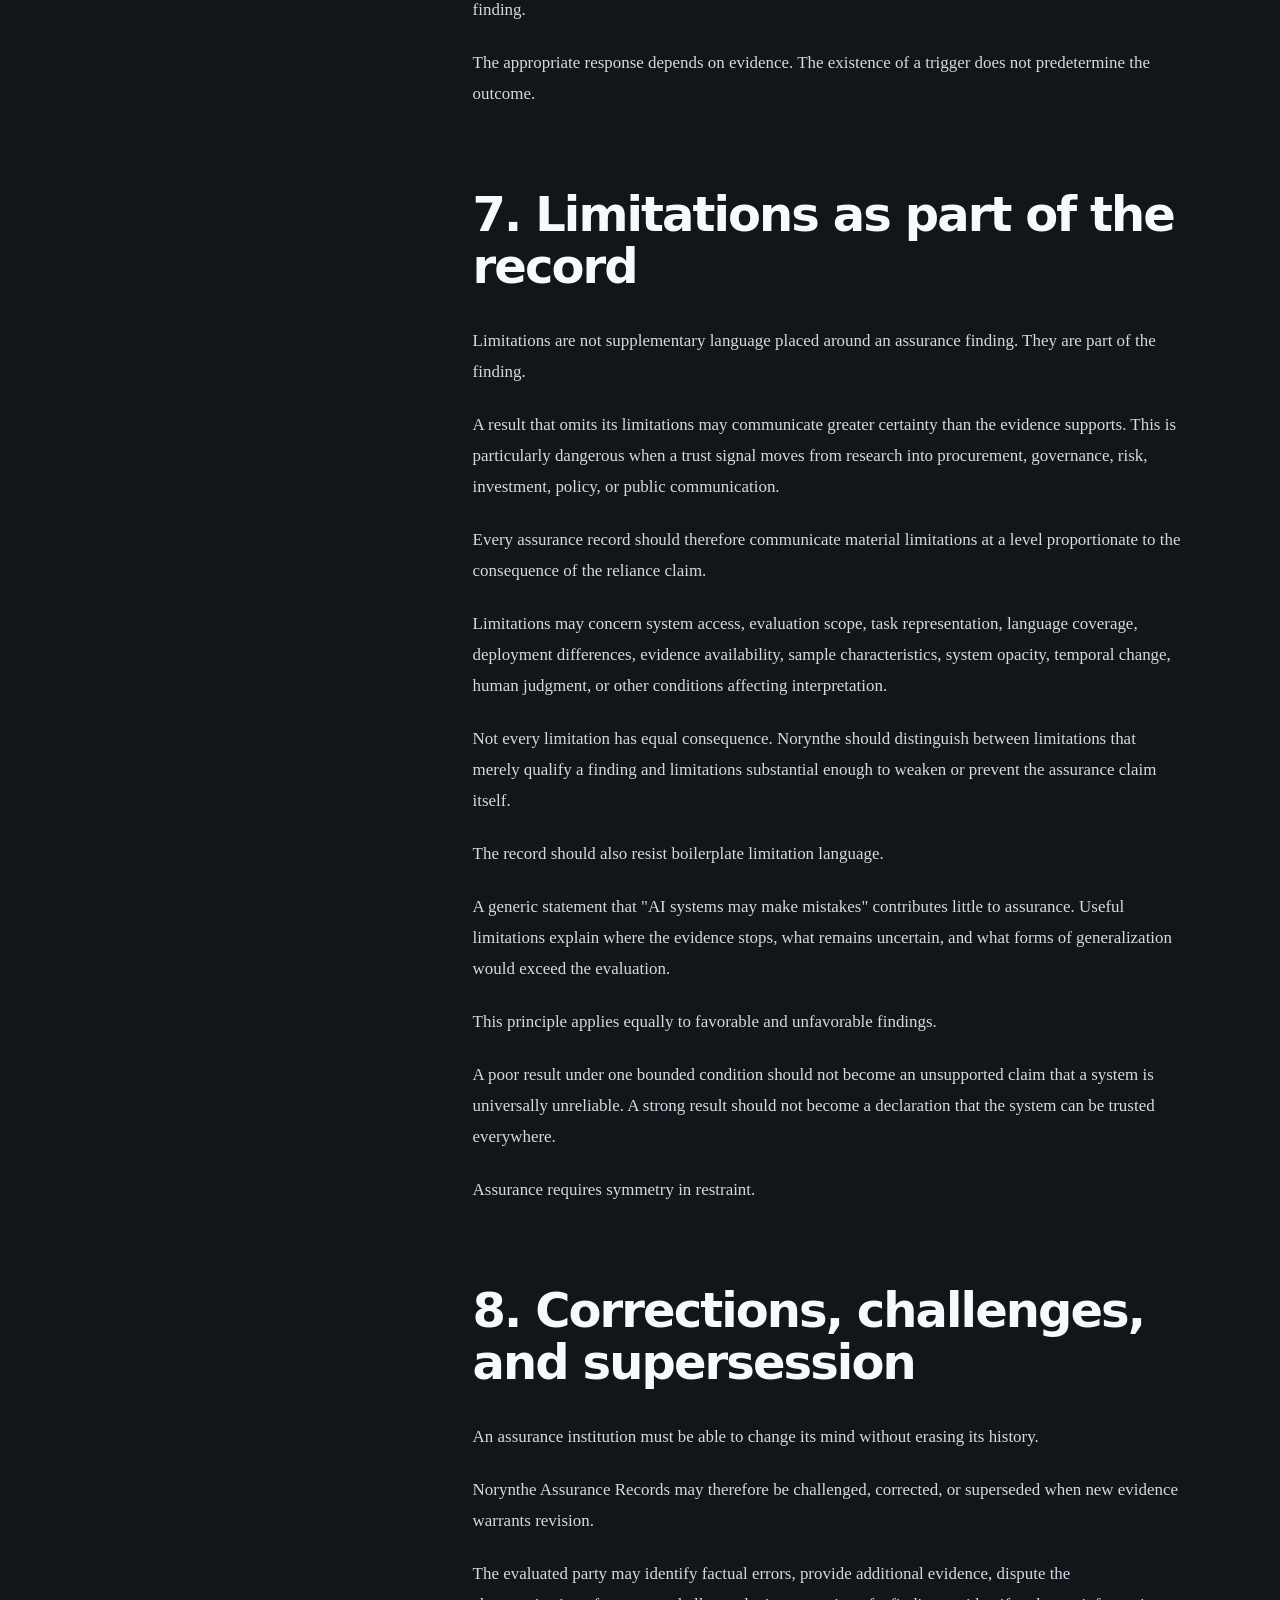
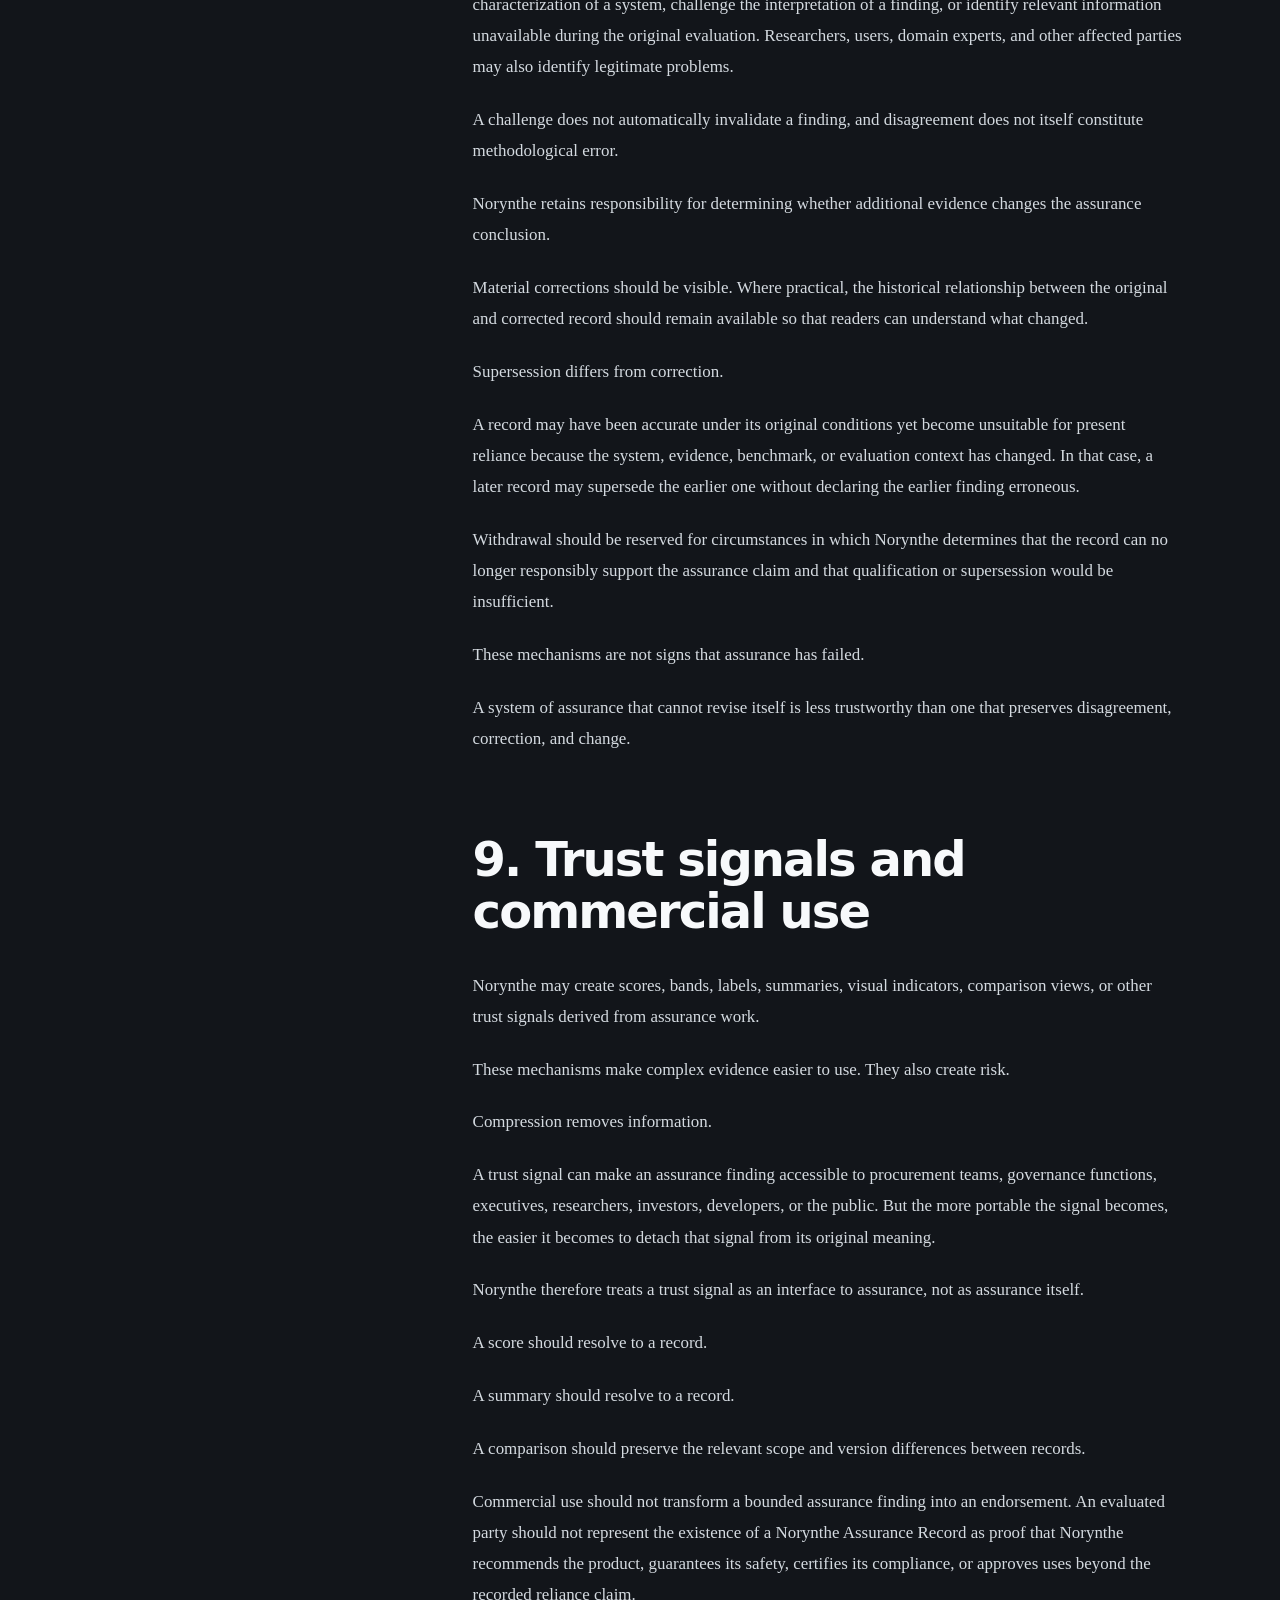
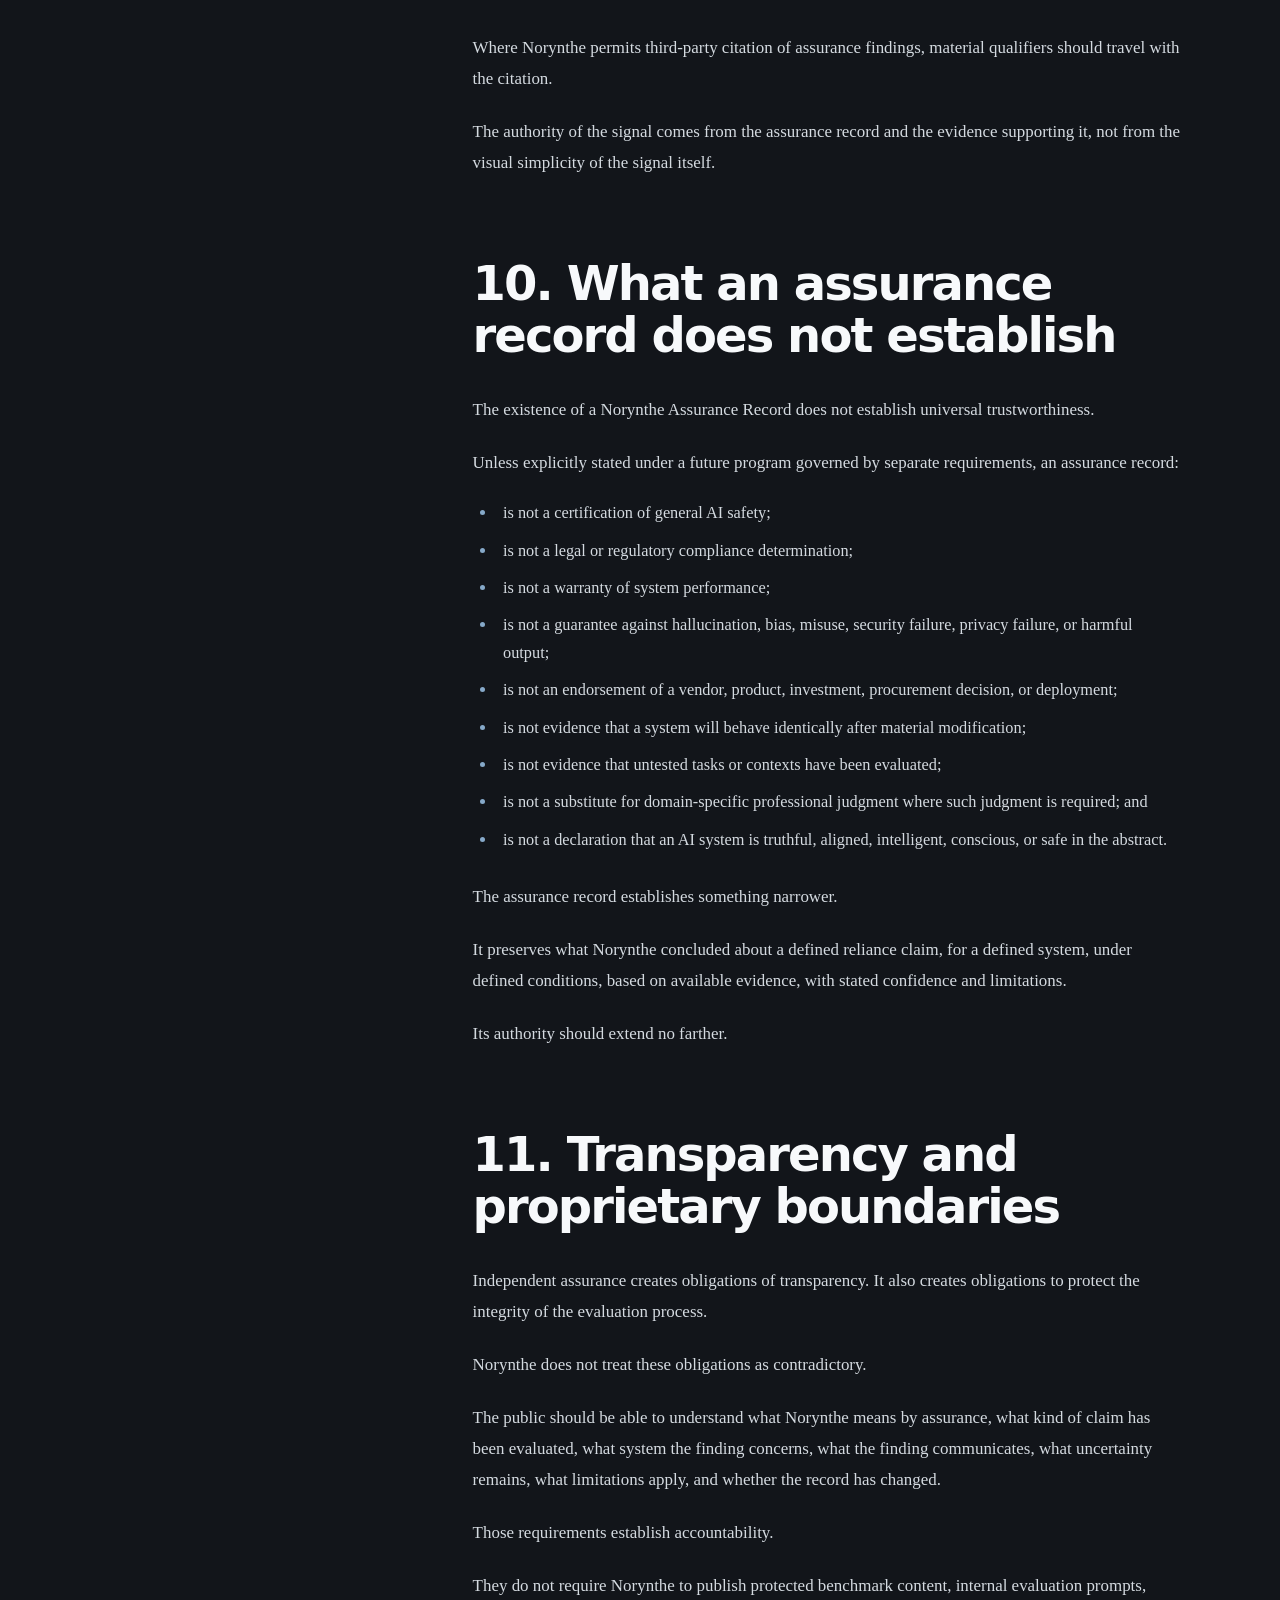
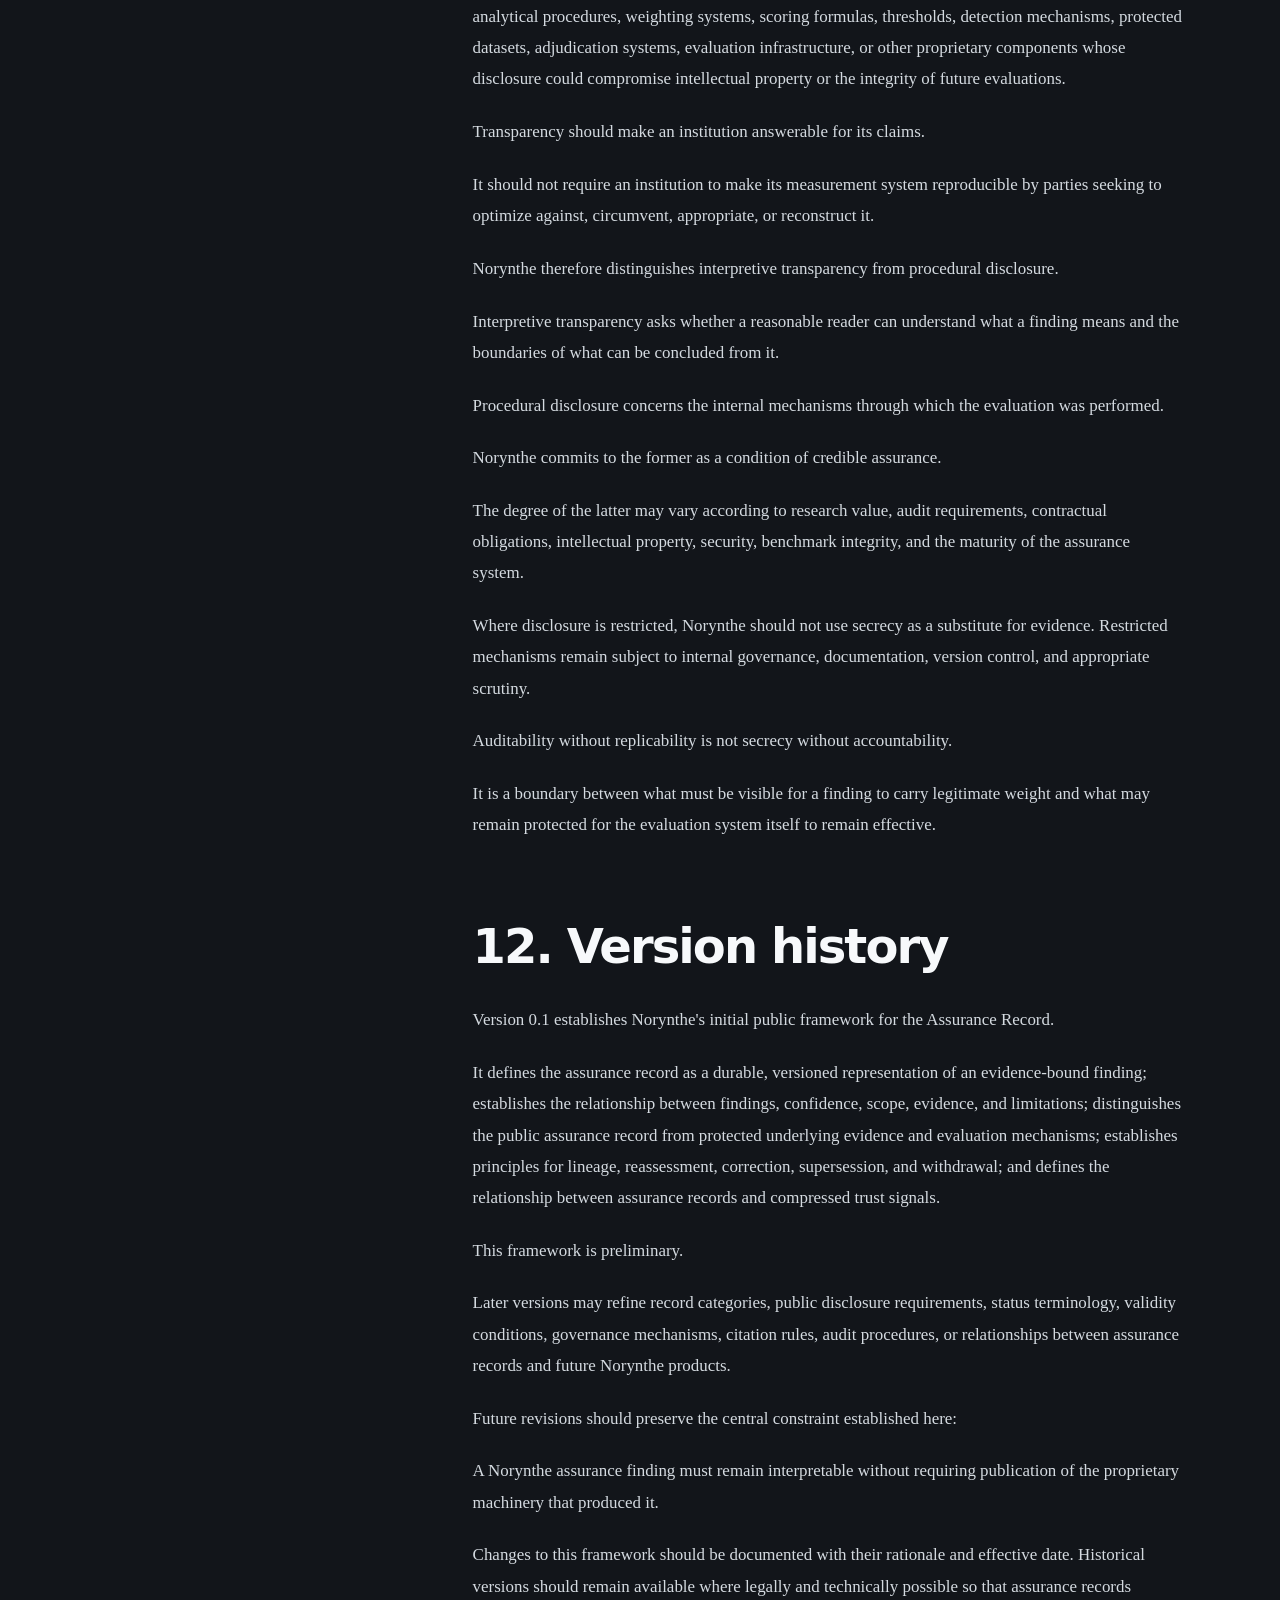
<file: methods/assurance-record-v0-1/index.html>
<!doctype html>
<html lang="en">
<head>
  <meta charset="utf-8">
  <meta name="viewport" content="width=device-width, initial-scale=1">
  <title>The Norynthe Assurance Record | The Norynthe Papers</title>
  <meta name="description" content="A preliminary framework for communicating evidence-bound AI assurance findings">
  <meta name="robots" content="index, follow, max-image-preview:large">
  <meta name="theme-color" content="#0f1115">
  <meta name="author" content="Norynthe">
  <meta name="citation_title" content="The Norynthe Assurance Record">
  <meta name="citation_author" content="Norynthe">
  <meta name="citation_publication_date" content="2026-10">
  <meta name="citation_publisher" content="Norynthe">
  <link rel="canonical" href="https://papers.norynthe.com/methods/assurance-record-v0-1/">

  <meta property="og:type" content="article">
  <meta property="og:site_name" content="The Norynthe Papers">
  <meta property="og:title" content="The Norynthe Assurance Record M-002">
  <meta property="og:description" content="A preliminary framework for communicating evidence-bound AI assurance findings">
  <meta property="og:url" content="https://papers.norynthe.com/methods/assurance-record-v0-1/">
  <meta property="og:image" content="https://papers.norynthe.com/papers-social-card.png">
  <meta property="og:image:alt" content="The Norynthe Papers">
  <meta property="article:author" content="Norynthe">

  <meta name="twitter:card" content="summary_large_image">
  <meta name="twitter:title" content="The Norynthe Assurance Record M-002">
  <meta name="twitter:description" content="A preliminary framework for communicating evidence-bound AI assurance findings">
  <meta name="twitter:image" content="https://papers.norynthe.com/papers-social-card.png">

  <link rel="icon" href="/favicon.ico" sizes="any">
  <link rel="apple-touch-icon" href="/norynthe-icon-180.png">
  <link rel="manifest" href="/site.webmanifest">
  <link rel="stylesheet" href="/papers.css?v=20260902d">

  <script type="application/ld+json">
{
  "@context": "https://schema.org",
  "@graph": [
    {
      "@type": "Organization",
      "@id": "https://norynthe.com/#organization",
      "name": "Norynthe",
      "url": "https://norynthe.com/"
    },
    {
      "@type": "ScholarlyArticle",
      "@id": "https://papers.norynthe.com/methods/assurance-record-v0-1/#method",
      "url": "https://papers.norynthe.com/methods/assurance-record-v0-1/",
      "name": "The Norynthe Assurance Record",
      "alternativeHeadline": "A preliminary framework for communicating evidence-bound AI assurance findings",
      "description": "The Norynthe Assurance Record is a durable representation of an independent assurance finding about an AI system. It exists to preserve the relationship between a finding and the conditions under which that finding was established: the system evaluated, the reliance claim examined, the scope of evaluation, the evidence available, the confidence of the finding, its limitations, and the circumstances under which reassessment may become necessary.",
      "version": "0.1",
      "datePublished": "2026-10-02",
      "author": {
        "@id": "https://norynthe.com/#organization"
      },
      "publisher": {
        "@id": "https://norynthe.com/#organization"
      },
      "isPartOf": {
        "@id": "https://papers.norynthe.com/#series"
      },
      "inLanguage": "en",
      "citation": "https://papers.norynthe.com/methods/ai-assurance-method-v0-1/"
    },
    {
      "@type": "BreadcrumbList",
      "@id": "https://papers.norynthe.com/methods/assurance-record-v0-1/#breadcrumb",
      "itemListElement": [
        {
          "@type": "ListItem",
          "position": 1,
          "name": "The Norynthe Papers",
          "item": "https://papers.norynthe.com/"
        },
        {
          "@type": "ListItem",
          "position": 2,
          "name": "The Norynthe Assurance Record",
          "item": "https://papers.norynthe.com/methods/assurance-record-v0-1/"
        }
      ]
    },
    {
      "@type": "WebPage",
      "@id": "https://papers.norynthe.com/methods/assurance-record-v0-1/#webpage",
      "url": "https://papers.norynthe.com/methods/assurance-record-v0-1/",
      "name": "The Norynthe Assurance Record",
      "mainEntity": {
        "@id": "https://papers.norynthe.com/methods/assurance-record-v0-1/#method"
      },
      "breadcrumb": {
        "@id": "https://papers.norynthe.com/methods/assurance-record-v0-1/#breadcrumb"
      },
      "isPartOf": {
        "@id": "https://papers.norynthe.com/#website"
      },
      "inLanguage": "en"
    }
  ]
}
  </script>
</head>
<body
  class="reader-body"
  data-analytics-site="Papers"
  data-analytics-page="The Norynthe Assurance Record"
  data-analytics-content-type="methodology_paper"
>
  <a class="skip-link" href="#method-text">Skip to framework</a>
  <header class="reader-header">
    <div class="site-shell reader-header-inner">
      <a class="reader-back" href="/">The Norynthe Papers</a>
      <div class="reader-actions">
      <a class="reader-support-link" href="#support-title">Support</a>
      <a class="reader-download" href="/downloads/norynthe-assurance-record.pdf" download aria-label="Download The Norynthe Assurance Record as a PDF">Download PDF</a>
      </div>
    </div>
  </header>

  <main>
    <section class="reader-masthead" aria-labelledby="method-title">
      <div class="site-shell reader-masthead-grid">
        <div>
          <p class="reader-kicker">The Norynthe Papers · Series M-002</p>
          <h1 id="method-title">The Norynthe Assurance Record</h1>
          <p class="reader-deck">A preliminary framework for communicating evidence-bound AI assurance findings</p>
        </div>
        <div class="reader-meta" aria-label="Publication metadata">
          <span>Published framework</span>
          <span>Version 0.1</span>
          <span>Norynthe · October 2, 2026</span>
        </div>
      </div>
    </section>

    <details class="mobile-toc">
      <summary>Contents</summary>
<ol>
<li class="toc-book"><a href="#abstract">Abstract</a></li>
<li class="toc-book"><a href="#principles">Operating principles</a></li>
<li class="toc-chapter"><a href="#what-norynthe-means-by-an-assurance-record">1. What Norynthe means by an assurance record</a></li>
<li class="toc-chapter"><a href="#the-assurance-claim-and-its-boundaries">2. The assurance claim and its boundaries</a></li>
<li class="toc-chapter"><a href="#findings-confidence-and-interpretation">3. Findings, confidence, and interpretation</a></li>
<li class="toc-chapter"><a href="#evidence-and-the-public-record">4. Evidence and the public record</a></li>
<li class="toc-chapter"><a href="#record-identity-lineage-and-versioning">5. Record identity, lineage, and versioning</a></li>
<li class="toc-chapter"><a href="#validity-change-and-reassessment">6. Validity, change, and reassessment</a></li>
<li class="toc-chapter"><a href="#limitations-as-part-of-the-record">7. Limitations as part of the record</a></li>
<li class="toc-chapter"><a href="#corrections-challenges-and-supersession">8. Corrections, challenges, and supersession</a></li>
<li class="toc-chapter"><a href="#trust-signals-and-commercial-use">9. Trust signals and commercial use</a></li>
<li class="toc-chapter"><a href="#what-an-assurance-record-does-not-establish">10. What an assurance record does not establish</a></li>
<li class="toc-chapter"><a href="#transparency-and-proprietary-boundaries">11. Transparency and proprietary boundaries</a></li>
<li class="toc-chapter"><a href="#version-history">12. Version history</a></li>
<li class="toc-book"><a href="#citation">Citation</a></li>
</ol>
    </details>

    <div class="reader-layout">
      <nav class="reader-toc" aria-label="Framework contents">
        <span class="reader-toc-title">Contents</span>
<ol>
<li class="toc-book"><a href="#abstract">Abstract</a></li>
<li class="toc-book"><a href="#principles">Operating principles</a></li>
<li class="toc-chapter"><a href="#what-norynthe-means-by-an-assurance-record">1. What Norynthe means by an assurance record</a></li>
<li class="toc-chapter"><a href="#the-assurance-claim-and-its-boundaries">2. The assurance claim and its boundaries</a></li>
<li class="toc-chapter"><a href="#findings-confidence-and-interpretation">3. Findings, confidence, and interpretation</a></li>
<li class="toc-chapter"><a href="#evidence-and-the-public-record">4. Evidence and the public record</a></li>
<li class="toc-chapter"><a href="#record-identity-lineage-and-versioning">5. Record identity, lineage, and versioning</a></li>
<li class="toc-chapter"><a href="#validity-change-and-reassessment">6. Validity, change, and reassessment</a></li>
<li class="toc-chapter"><a href="#limitations-as-part-of-the-record">7. Limitations as part of the record</a></li>
<li class="toc-chapter"><a href="#corrections-challenges-and-supersession">8. Corrections, challenges, and supersession</a></li>
<li class="toc-chapter"><a href="#trust-signals-and-commercial-use">9. Trust signals and commercial use</a></li>
<li class="toc-chapter"><a href="#what-an-assurance-record-does-not-establish">10. What an assurance record does not establish</a></li>
<li class="toc-chapter"><a href="#transparency-and-proprietary-boundaries">11. Transparency and proprietary boundaries</a></li>
<li class="toc-chapter"><a href="#version-history">12. Version history</a></li>
<li class="toc-book"><a href="#citation">Citation</a></li>
</ol>
      </nav>

      <article class="reader-article method-article" id="method-text">
<section class="method-section" id="abstract"><h2 class="front-heading">Abstract</h2>
<p>The Norynthe Assurance Record is a durable representation of an independent assurance finding about an AI system. It exists to preserve the relationship between a finding and the conditions under which that finding was established: the system evaluated, the reliance claim examined, the scope of evaluation, the evidence available, the confidence of the finding, its limitations, and the circumstances under which reassessment may become necessary.</p>
<p>An assurance record is not a certificate of general trustworthiness. It is not a product endorsement, compliance determination, guarantee of future behavior, or declaration that an AI system is safe for every use. It is a bounded research artifact intended to make an assurance finding interpretable beyond the moment in which the evaluation occurred.</p>
<p>The Norynthe AI Assurance Method v0.1 establishes assurance as an independent, evidence-bound judgment about whether observed AI behavior supports a defined reliance claim under specified conditions. The present framework extends that principle into the record itself. If assurance is to inform consequential decisions, the resulting finding must remain attached to enough context for another party to understand what was evaluated, what the finding means, what it does not mean, and what limitations constrain its use.</p>
<p>This framework deliberately distinguishes transparency from disclosure of proprietary evaluation mechanisms. Public assurance requires sufficient visibility to interpret and challenge a finding. It does not require publication of protected benchmarks, evaluation procedures, internal analytical systems, scoring mechanisms, or other intellectual property whose disclosure could undermine measurement integrity or permit reconstruction of the evaluation system.</p>
<p>The governing objective is <strong>auditability without replicability</strong>: enough transparency to make an assurance claim accountable without requiring Norynthe to disclose the proprietary machinery that produced it.</p>
</section>
<section class="method-section method-principles" id="principles"><h2 class="book-heading">Operating principles</h2>
<ul>
<li>An assurance finding should not travel farther than its evidence.</li>
<li>An assurance record preserves context around a finding; it does not convert a bounded finding into universal trust.</li>
<li>Evidence should remain connected to system identity, scope, time, confidence, and limitations.</li>
<li>Public transparency does not require disclosure of proprietary evaluation mechanisms.</li>
<li>Restrictions on evidence should themselves be visible where appropriate.</li>
<li>Assurance records are versioned artifacts and may be corrected, superseded, narrowed, suspended, or withdrawn.</li>
<li>A trust signal is an interface to an assurance record, not a substitute for one.</li>
<li>Historical findings should remain interpretable even after the evaluated system or Norynthe&#x27;s method changes.</li>
</ul>
</section>
<section class="method-section" id="what-norynthe-means-by-an-assurance-record"><h2 class="chapter-heading">1. What Norynthe means by an assurance record</h2>
<div class="method-definition"><strong>Assurance record</strong><p>A durable, versioned record of an independent assurance finding that preserves the system evaluated, the reliance claim examined, the conditions and scope of evaluation, the resulting finding, its confidence, its limitations, and its relationship to supporting evidence.</p></div>
<p>AI evaluation produces observations. Assurance interprets those observations against a defined reliance claim. The assurance record preserves that interpretation so that the resulting finding does not become separated from the conditions that gave it meaning.</p>
<p>This distinction matters because compressed statements travel easily. A score may appear in a procurement document. A finding may be repeated in a presentation. A trust signal may appear beside a product name. Over time, qualifiers disappear while the apparent authority of the conclusion remains.</p>
<p>The assurance record exists to resist that compression.</p>
<p>A Norynthe finding should remain traceable to the particular system and version evaluated, the purpose for which reliance was considered, the period in which evidence was gathered, the applicable benchmark or evaluation framework, the confidence assigned to the finding, and the limitations that constrain interpretation.</p>
<p>The record therefore serves several functions simultaneously. It is a research artifact, an accountability mechanism, a reference point for institutional decision-making, and a historical record of what could responsibly be concluded from available evidence at a particular time.</p>
<p>An assurance record is not intended to eliminate human judgment. It gives decision-makers a bounded evidentiary object against which judgment can be exercised.</p>
</section>
<section class="method-section" id="the-assurance-claim-and-its-boundaries"><h2 class="chapter-heading">2. The assurance claim and its boundaries</h2>
<p>Every Norynthe Assurance Record begins with a bounded question of reliance.</p>
<p>The question is not whether an AI system is trustworthy in the abstract. Trustworthiness without an object, task, context, or consequence is too broad to support meaningful assurance.</p>
<p>Instead, the record concerns a defined claim: whether the observed behavior of a specified AI system supports a specified form of reliance under specified conditions.</p>
<p>That distinction creates the boundary of the record.</p>
<p>A finding concerning factual research assistance does not automatically support reliance on autonomous decision-making. A finding concerning one model version does not automatically apply to a later version. A finding concerning controlled evaluation does not guarantee identical behavior in production. A finding concerning one language, task population, tool configuration, or retrieval environment should not silently migrate to another.</p>
<p>Norynthe therefore treats the boundaries of an assurance claim as part of the finding itself.</p>
<p>A record should identify, at a level appropriate to its intended use:</p>
<ul>
<li>the system or product evaluated;</li>
<li>the relevant system or model version;</li>
<li>the reliance claim under examination;</li>
<li>the general task or use context;</li>
<li>material exclusions;</li>
<li>the period of evaluation;</li>
<li>the applicable evaluation or benchmark version;</li>
<li>the confidence associated with the finding; and</li>
<li>known limitations affecting interpretation.</li>
</ul>
<p>These elements do not disclose how Norynthe performs the evaluation. They establish what the resulting finding is about.</p>
<p>The difference is fundamental. Methodological accountability requires that an institution understand the scope of a claim. It does not require publication of every mechanism used to test that claim.</p>
</section>
<section class="method-section" id="findings-confidence-and-interpretation"><h2 class="chapter-heading">3. Findings, confidence, and interpretation</h2>
<p>A Norynthe Assurance Record communicates a finding, not merely a measurement.</p>
<p>Measurements may contribute to the finding, but numbers alone cannot express the boundaries of responsible reliance. A score can compress evidence. It cannot independently explain why the evidence matters, where uncertainty remains, or what circumstances would invalidate the interpretation.</p>
<p>Norynthe may express assurance findings using categorical determinations, narrative findings, scores, trust signals, confidence levels, flags, dimensions, or combinations of these. The form may evolve as Norynthe&#x27;s research and evaluation systems mature.</p>
<p>Whatever form is used, the interpretation must remain bounded by the record.</p>
<p>At the highest level, an assurance finding may indicate that the available evidence:</p>
<ul>
<li>supports the defined reliance claim;</li>
<li>partially supports the defined reliance claim;</li>
<li>does not support the defined reliance claim; or</li>
<li>is insufficient to establish a responsible finding.</li>
</ul>
<p>These categories describe the relationship between evidence and the reliance claim. They are not universal classifications of the evaluated system.</p>
<p>Confidence is similarly bounded. A high-confidence finding means that Norynthe has stronger grounds for the stated assurance conclusion under the evaluated conditions. It does not mean that failure is impossible. Low confidence does not necessarily mean that a system performs poorly. It means the available evidence cannot responsibly carry a stronger assurance claim.</p>
<p>The record should make this distinction visible because uncertainty about evidence and observed system performance are not the same thing.</p>
<p>Where a score or trust signal is presented, the assurance record remains the authoritative interpretive object. The compressed signal should not be treated as independently meaningful after its scope, evidence basis, confidence, or limitations have been removed.</p>
</section>
<section class="method-section" id="evidence-and-the-public-record"><h2 class="chapter-heading">4. Evidence and the public record</h2>
<p>Assurance requires evidence. Public assurance does not require that every piece of evidence become public.</p>
<p>Norynthe distinguishes between the <strong>assurance record</strong> and the <strong>underlying evidence environment</strong> supporting that record.</p>
<p>The assurance record communicates the finding and the information necessary to interpret it responsibly. The underlying evidence environment may contain substantially greater detail, including materials that must remain protected because of intellectual property, security, privacy, contractual obligations, benchmark integrity, evaluation integrity, or other legitimate restrictions.</p>
<p>This distinction is not an exception to transparency. It is part of responsible assurance design.</p>
<p>AI evaluation creates a particular transparency problem. Publishing every evaluation mechanism may make a system appear more open while simultaneously making future evaluation less reliable. Protected tasks may become training material. Known tests may invite optimization toward the instrument rather than the underlying capability. Releasing internal analytical procedures may enable evaluated parties to anticipate or engineer around the evaluation rather than improve the behavior the evaluation is intended to examine.</p>
<p>Norynthe therefore rejects the assumption that methodological legitimacy requires unrestricted procedural disclosure.</p>
<p>Instead, the public record should provide sufficient information to understand the nature of the finding, its scope, its evidentiary basis at an appropriate level, its uncertainty, and its limitations.</p>
<p>Where supporting material is restricted, Norynthe may identify the existence or class of restricted evidence and, where appropriate, the reason access is limited.</p>
<p>The objective is <strong>auditability without replicability</strong>.</p>
<p>A reader should be able to ask whether a conclusion is appropriately bounded, whether relevant limitations are visible, whether the evaluated system is clearly identified, whether the finding remains current, and whether a meaningful evidentiary basis exists.</p>
<p>A reader should not necessarily be able to reconstruct Norynthe&#x27;s proprietary evaluation system from the public record.</p>
</section>
<section class="method-section" id="record-identity-lineage-and-versioning"><h2 class="chapter-heading">5. Record identity, lineage, and versioning</h2>
<p>AI systems change. Assurance records must preserve enough identity to distinguish what was evaluated from what exists later.</p>
<p>Every published Norynthe Assurance Record should therefore have a stable identity and a visible relationship to its history.</p>
<p>The record should identify the evaluated system with sufficient specificity to prevent a finding from being casually transferred across materially different versions, configurations, products, or deployments. Where exact technical information cannot be published, the record should disclose the limitation rather than imply greater specificity than the evidence permits.</p>
<p>Norynthe may assign persistent identifiers, version numbers, issue dates, review dates, status indicators, or other forms of record identity as its assurance infrastructure develops.</p>
<p>The precise internal architecture of those systems is not part of this public framework.</p>
<p>What matters publicly is lineage.</p>
<p>A reader should be able to determine whether a record is current, whether it has been revised, whether a later record supersedes it, whether a material correction has occurred, and whether the system to which the finding applied has materially changed.</p>
<p>Historical records should ordinarily remain preserved even after supersession. Removing an old finding can erase useful evidence about system evolution, methodological development, or the information available to decision-makers at a particular time.</p>
<p>Versioning therefore protects both accountability and memory.</p>
<p>A superseded assurance record may no longer support present reliance, but it can remain valid as a statement of what Norynthe found under earlier recorded conditions.</p>
</section>
<section class="method-section" id="validity-change-and-reassessment"><h2 class="chapter-heading">6. Validity, change, and reassessment</h2>
<p>An assurance finding is made in time.</p>
<p>It should not be interpreted as permanent merely because the record persists.</p>
<p>AI systems may change through model replacement, fine-tuning, provider-side updates, retrieval changes, system instructions, safety policies, tool access, infrastructure changes, data changes, deployment configuration, or other modifications. Some changes are visible to users and evaluators. Others may not be.</p>
<p>The environment around a system may also change. New evidence may emerge. Previously unknown failure modes may become material. A benchmark may lose discriminating power. A task may become more consequential. Regulatory or institutional expectations may change. Norynthe&#x27;s own measurement framework may improve.</p>
<p>An assurance record should therefore identify, where appropriate, conditions that may require review or reassessment.</p>
<p>A review trigger does not necessarily mean that a prior finding was wrong. It means the evidentiary conditions supporting continued reliance may have changed.</p>
<p>Possible triggers include:</p>
<ul>
<li>a material system or model update;</li>
<li>a material change in deployment conditions;</li>
<li>changes to tools, retrieval, data sources, or access methods;</li>
<li>discovery of previously unknown failure behavior;</li>
<li>evidence of benchmark exposure or contamination;</li>
<li>significant methodological revision;</li>
<li>material correction to supporting evidence;</li>
<li>expiration of a defined review period; or</li>
<li>evidence that the original reliance claim is being used outside its intended scope.</li>
</ul>
<p>Norynthe may respond by reaffirming, narrowing, updating, superseding, suspending, or withdrawing a finding.</p>
<p>The appropriate response depends on evidence. The existence of a trigger does not predetermine the outcome.</p>
</section>
<section class="method-section" id="limitations-as-part-of-the-record"><h2 class="chapter-heading">7. Limitations as part of the record</h2>
<p>Limitations are not supplementary language placed around an assurance finding. They are part of the finding.</p>
<p>A result that omits its limitations may communicate greater certainty than the evidence supports. This is particularly dangerous when a trust signal moves from research into procurement, governance, risk, investment, policy, or public communication.</p>
<p>Every assurance record should therefore communicate material limitations at a level proportionate to the consequence of the reliance claim.</p>
<p>Limitations may concern system access, evaluation scope, task representation, language coverage, deployment differences, evidence availability, sample characteristics, system opacity, temporal change, human judgment, or other conditions affecting interpretation.</p>
<p>Not every limitation has equal consequence. Norynthe should distinguish between limitations that merely qualify a finding and limitations substantial enough to weaken or prevent the assurance claim itself.</p>
<p>The record should also resist boilerplate limitation language.</p>
<p>A generic statement that &quot;AI systems may make mistakes&quot; contributes little to assurance. Useful limitations explain where the evidence stops, what remains uncertain, and what forms of generalization would exceed the evaluation.</p>
<p>This principle applies equally to favorable and unfavorable findings.</p>
<p>A poor result under one bounded condition should not become an unsupported claim that a system is universally unreliable. A strong result should not become a declaration that the system can be trusted everywhere.</p>
<p>Assurance requires symmetry in restraint.</p>
</section>
<section class="method-section" id="corrections-challenges-and-supersession"><h2 class="chapter-heading">8. Corrections, challenges, and supersession</h2>
<p>An assurance institution must be able to change its mind without erasing its history.</p>
<p>Norynthe Assurance Records may therefore be challenged, corrected, or superseded when new evidence warrants revision.</p>
<p>The evaluated party may identify factual errors, provide additional evidence, dispute the characterization of a system, challenge the interpretation of a finding, or identify relevant information unavailable during the original evaluation. Researchers, users, domain experts, and other affected parties may also identify legitimate problems.</p>
<p>A challenge does not automatically invalidate a finding, and disagreement does not itself constitute methodological error.</p>
<p>Norynthe retains responsibility for determining whether additional evidence changes the assurance conclusion.</p>
<p>Material corrections should be visible. Where practical, the historical relationship between the original and corrected record should remain available so that readers can understand what changed.</p>
<p>Supersession differs from correction.</p>
<p>A record may have been accurate under its original conditions yet become unsuitable for present reliance because the system, evidence, benchmark, or evaluation context has changed. In that case, a later record may supersede the earlier one without declaring the earlier finding erroneous.</p>
<p>Withdrawal should be reserved for circumstances in which Norynthe determines that the record can no longer responsibly support the assurance claim and that qualification or supersession would be insufficient.</p>
<p>These mechanisms are not signs that assurance has failed.</p>
<p>A system of assurance that cannot revise itself is less trustworthy than one that preserves disagreement, correction, and change.</p>
</section>
<section class="method-section" id="trust-signals-and-commercial-use"><h2 class="chapter-heading">9. Trust signals and commercial use</h2>
<p>Norynthe may create scores, bands, labels, summaries, visual indicators, comparison views, or other trust signals derived from assurance work.</p>
<p>These mechanisms make complex evidence easier to use. They also create risk.</p>
<p>Compression removes information.</p>
<p>A trust signal can make an assurance finding accessible to procurement teams, governance functions, executives, researchers, investors, developers, or the public. But the more portable the signal becomes, the easier it becomes to detach that signal from its original meaning.</p>
<p>Norynthe therefore treats a trust signal as an interface to assurance, not as assurance itself.</p>
<p>A score should resolve to a record.</p>
<p>A summary should resolve to a record.</p>
<p>A comparison should preserve the relevant scope and version differences between records.</p>
<p>Commercial use should not transform a bounded assurance finding into an endorsement. An evaluated party should not represent the existence of a Norynthe Assurance Record as proof that Norynthe recommends the product, guarantees its safety, certifies its compliance, or approves uses beyond the recorded reliance claim.</p>
<p>Where Norynthe permits third-party citation of assurance findings, material qualifiers should travel with the citation.</p>
<p>The authority of the signal comes from the assurance record and the evidence supporting it, not from the visual simplicity of the signal itself.</p>
</section>
<section class="method-section" id="what-an-assurance-record-does-not-establish"><h2 class="chapter-heading">10. What an assurance record does not establish</h2>
<p>The existence of a Norynthe Assurance Record does not establish universal trustworthiness.</p>
<p>Unless explicitly stated under a future program governed by separate requirements, an assurance record:</p>
<ul>
<li>is not a certification of general AI safety;</li>
<li>is not a legal or regulatory compliance determination;</li>
<li>is not a warranty of system performance;</li>
<li>is not a guarantee against hallucination, bias, misuse, security failure, privacy failure, or harmful output;</li>
<li>is not an endorsement of a vendor, product, investment, procurement decision, or deployment;</li>
<li>is not evidence that a system will behave identically after material modification;</li>
<li>is not evidence that untested tasks or contexts have been evaluated;</li>
<li>is not a substitute for domain-specific professional judgment where such judgment is required; and</li>
<li>is not a declaration that an AI system is truthful, aligned, intelligent, conscious, or safe in the abstract.</li>
</ul>
<p>The assurance record establishes something narrower.</p>
<p>It preserves what Norynthe concluded about a defined reliance claim, for a defined system, under defined conditions, based on available evidence, with stated confidence and limitations.</p>
<p>Its authority should extend no farther.</p>
</section>
<section class="method-section" id="transparency-and-proprietary-boundaries"><h2 class="chapter-heading">11. Transparency and proprietary boundaries</h2>
<p>Independent assurance creates obligations of transparency. It also creates obligations to protect the integrity of the evaluation process.</p>
<p>Norynthe does not treat these obligations as contradictory.</p>
<p>The public should be able to understand what Norynthe means by assurance, what kind of claim has been evaluated, what system the finding concerns, what the finding communicates, what uncertainty remains, what limitations apply, and whether the record has changed.</p>
<p>Those requirements establish accountability.</p>
<p>They do not require Norynthe to publish protected benchmark content, internal evaluation prompts, analytical procedures, weighting systems, scoring formulas, thresholds, detection mechanisms, protected datasets, adjudication systems, evaluation infrastructure, or other proprietary components whose disclosure could compromise intellectual property or the integrity of future evaluations.</p>
<p>Transparency should make an institution answerable for its claims.</p>
<p>It should not require an institution to make its measurement system reproducible by parties seeking to optimize against, circumvent, appropriate, or reconstruct it.</p>
<p>Norynthe therefore distinguishes interpretive transparency from procedural disclosure.</p>
<p>Interpretive transparency asks whether a reasonable reader can understand what a finding means and the boundaries of what can be concluded from it.</p>
<p>Procedural disclosure concerns the internal mechanisms through which the evaluation was performed.</p>
<p>Norynthe commits to the former as a condition of credible assurance.</p>
<p>The degree of the latter may vary according to research value, audit requirements, contractual obligations, intellectual property, security, benchmark integrity, and the maturity of the assurance system.</p>
<p>Where disclosure is restricted, Norynthe should not use secrecy as a substitute for evidence. Restricted mechanisms remain subject to internal governance, documentation, version control, and appropriate scrutiny.</p>
<p>Auditability without replicability is not secrecy without accountability.</p>
<p>It is a boundary between what must be visible for a finding to carry legitimate weight and what may remain protected for the evaluation system itself to remain effective.</p>
</section>
<section class="method-section" id="version-history"><h2 class="chapter-heading">12. Version history</h2>
<p>Version 0.1 establishes Norynthe&#x27;s initial public framework for the Assurance Record.</p>
<p>It defines the assurance record as a durable, versioned representation of an evidence-bound finding; establishes the relationship between findings, confidence, scope, evidence, and limitations; distinguishes the public assurance record from protected underlying evidence and evaluation mechanisms; establishes principles for lineage, reassessment, correction, supersession, and withdrawal; and defines the relationship between assurance records and compressed trust signals.</p>
<p>This framework is preliminary.</p>
<p>Later versions may refine record categories, public disclosure requirements, status terminology, validity conditions, governance mechanisms, citation rules, audit procedures, or relationships between assurance records and future Norynthe products.</p>
<p>Future revisions should preserve the central constraint established here:</p>
<p>A Norynthe assurance finding must remain interpretable without requiring publication of the proprietary machinery that produced it.</p>
<p>Changes to this framework should be documented with their rationale and effective date. Historical versions should remain available where legally and technically possible so that assurance records created under earlier frameworks can continue to be interpreted in their original methodological context.</p>
</section>
<section class="method-section method-citation" id="citation"><h2 class="book-heading">Citation</h2>
<p id="method-citation-text">Norynthe. (2026). The Norynthe Assurance Record. The Norynthe Papers, Series M-002.</p>
<button class="copy-button" type="button" data-copy-target="method-citation-text" aria-describedby="method-copy-status">Copy citation</button>
<span class="copy-status" id="method-copy-status" role="status" aria-live="polite"></span></section>
<p class="reader-endnote">End of The Norynthe Assurance Record · October 2026</p>
</article>
    </div>
  </main>

  <section class="support-section reader-support" aria-labelledby="support-title">
    <div class="site-shell support-grid">
      <div>
        <p class="section-index">Support the work</p>
        <h2 id="support-title">Help keep the Papers open.</h2>
        <p>The Norynthe Papers are published freely as part of an independent research program on AI trust, evaluation, and accountability. Voluntary contributions support continued research, publication, and the infrastructure that keeps this work publicly accessible.</p>
      </div>
      <div class="support-action">
        <div class="paypal-donate-button" data-analytics-material="The Norynthe Assurance Record"><a class="button button-secondary" href="https://www.paypal.com/donate/?hosted_button_id=BYKMYWUY634N8" target="_blank" rel="noopener noreferrer" data-analytics-role="support_click" data-analytics-material="The Norynthe Assurance Record">Support independent research</a></div>
        <p class="support-status" aria-live="polite">Secure contribution through PayPal.<br>Support does not influence research findings.</p>
      </div>
    </div>
  </section>

  <footer class="site-footer">
    <div class="site-shell footer-grid">
      <div>
        <span class="footer-institution">Norynthe</span>
        <span class="footer-series">The Norynthe Papers</span>
      </div>
      <p>Trustworthy inference as an object of science.</p>
      <div class="footer-links">
        <a href="/">Papers</a>
        <a href="/volume-i/">Volume I</a>
        <a href="/methods/ai-assurance-method-v0-1/">Method v0.1</a>
        <a href="https://norynthe.com/">Norynthe Home</a>
      </div>
      <p class="copyright">Copyright © <span data-current-year>2026</span> Norynthe.</p>
    </div>
  </footer>

  <script src="/site.js?v=20260902e" defer></script>
  <script src="https://norynthe.com/norynthe-analytics.js" defer></script>
  <script src="https://norynthe.com/norynthe-pulse-tracker.js?v=20260902-year" defer data-pulse-site="papers"></script>
</body>
</html>
</file>
<file: papers.css>
:root {
  --nt-black: #0f1115;
  --nt-charcoal: #15191f;
  --nt-charcoal-soft: #1b2027;
  --nt-surface: #222831;
  --nt-mist: #e9edf2;
  --nt-mist-soft: #c8d0d8;
  --nt-white: #f7f9fb;
  --nt-blue: #86a9c9;
  --nt-blue-deep: #253f63;
  --nt-line: rgba(233, 237, 242, 0.14);
  --nt-line-strong: rgba(233, 237, 242, 0.24);
  --nt-ink: #10141a;
  --nt-ink-muted: #4c5865;
  --nt-font-sans: Inter, ui-sans-serif, system-ui, -apple-system, BlinkMacSystemFont, "Segoe UI", sans-serif;
  --nt-font-serif: "Iowan Old Style", "Palatino Linotype", Palatino, "Book Antiqua", Georgia, serif;
  --nt-shell: 1180px;
  --nt-reading: 710px;
  --nt-radius: 8px;
}

*,
*::before,
*::after {
  box-sizing: border-box;
}

html {
  color-scheme: dark;
  scroll-behavior: smooth;
  scroll-padding-top: 6rem;
  background: var(--nt-black);
}

body {
  margin: 0;
  min-width: 320px;
  color: var(--nt-white);
  font-family: var(--nt-font-sans);
  background: var(--nt-black);
  text-rendering: optimizeLegibility;
  -webkit-font-smoothing: antialiased;
}

body::before {
  position: fixed;
  inset: 0 auto 0 50%;
  width: 1px;
  background: rgba(233, 237, 242, 0.025);
  content: "";
  pointer-events: none;
}

::selection {
  color: var(--nt-black);
  background: var(--nt-blue);
}

a {
  color: inherit;
  text-decoration: none;
}

button,
a {
  -webkit-tap-highlight-color: transparent;
}

button {
  color: inherit;
  font: inherit;
}

img,
svg {
  display: block;
  max-width: 100%;
}

h1,
h2,
h3,
h4,
p,
dl,
dd,
blockquote {
  margin: 0;
}

ul,
ol {
  margin: 0;
}

.site-shell {
  width: min(calc(100% - 48px), var(--nt-shell));
  margin-inline: auto;
}

.skip-link {
  position: fixed;
  top: 12px;
  left: 12px;
  z-index: 100;
  padding: 10px 14px;
  color: var(--nt-black);
  font-size: 0.78rem;
  font-weight: 800;
  background: var(--nt-white);
  border-radius: 4px;
  transform: translateY(-160%);
}

.skip-link:focus {
  transform: translateY(0);
}

:focus-visible {
  outline: 2px solid var(--nt-blue);
  outline-offset: 4px;
}

.site-header {
  position: relative;
  z-index: 10;
  border-bottom: 1px solid var(--nt-line);
  background: rgba(15, 17, 21, 0.96);
}

.header-inner {
  min-height: 96px;
  display: flex;
  align-items: center;
  justify-content: space-between;
  gap: 28px;
}

.brand {
  display: inline-flex;
  align-items: center;
  gap: 12px;
  white-space: nowrap;
}

.brand-logo {
  width: 142px;
  height: auto;
  filter: invert(1) brightness(1.22);
}

.brand-series {
  color: var(--nt-mist-soft);
  font-size: 0.68rem;
  font-weight: 750;
  letter-spacing: 0.16em;
  text-transform: uppercase;
}

.site-nav {
  display: flex;
  align-items: center;
  justify-content: flex-end;
  gap: clamp(22px, 2.8vw, 48px);
}

.site-nav a {
  padding-block: 10px;
  color: var(--nt-mist-soft);
  font-size: 0.65rem;
  font-weight: 720;
  letter-spacing: 0.11em;
  text-transform: uppercase;
  border-bottom: 1px solid transparent;
  transition: color 140ms ease, border-color 140ms ease;
}

.site-nav a:hover {
  color: var(--nt-white);
  border-color: var(--nt-blue);
}

.site-nav .nav-support {
  padding-inline: 12px;
  color: var(--nt-white);
  border: 1px solid var(--nt-blue);
}

.site-nav .nav-support:hover {
  color: var(--nt-black);
  background: var(--nt-blue);
}

.hero {
  min-height: 720px;
  padding-block: clamp(88px, 8vw, 112px);
  display: grid;
  grid-template-columns: minmax(0, 1.55fr) minmax(290px, 0.7fr);
  gap: clamp(58px, 8vw, 110px);
  align-items: center;
}

.eyebrow,
.section-index,
.publication-series,
.publication-volume,
.publication-type,
.archive-mark-heading,
.future-code,
.status-tag,
.reader-kicker,
.reader-meta,
.reader-toc-title {
  font-size: 0.69rem;
  font-weight: 780;
  letter-spacing: 0.18em;
  line-height: 1.4;
  text-transform: uppercase;
}

.eyebrow,
.section-index {
  font-size: 0.61rem;
  font-weight: 760;
  letter-spacing: 0.22em;
  line-height: 1.2;
}

.eyebrow,
.section-index,
.publication-series,
.reader-kicker {
  color: var(--nt-blue);
}

.hero h1 {
  max-width: 10ch;
  margin-top: 24px;
  font-size: clamp(4rem, 7.2vw, 6.7rem);
  font-weight: 780;
  letter-spacing: -0.06em;
  line-height: 0.91;
  text-wrap: balance;
}

.hero-subtitle {
  max-width: 760px;
  margin-top: 32px;
  color: var(--nt-white);
  font-size: clamp(1.28rem, 2.1vw, 1.72rem);
  font-weight: 480;
  line-height: 1.38;
  text-wrap: balance;
}

.hero-introduction {
  max-width: 710px;
  margin-top: 30px;
  color: var(--nt-mist-soft);
  font-size: 1rem;
  line-height: 1.78;
}

.release-banner {
  max-width: 710px;
  margin-top: 30px;
  padding: 18px 0;
  display: grid;
  grid-template-columns: 122px minmax(0, 1fr) auto;
  gap: 18px;
  align-items: center;
  color: var(--nt-white);
  border-top: 1px solid var(--nt-blue);
  border-bottom: 1px solid var(--nt-line-strong);
  transition: border-color 140ms ease, color 140ms ease;
}

.release-banner:hover {
  color: var(--nt-blue);
  border-bottom-color: var(--nt-blue);
}

.release-banner-label,
.release-banner time {
  color: var(--nt-blue);
  font-size: 0.62rem;
  font-weight: 780;
  letter-spacing: 0.14em;
  line-height: 1.45;
  text-transform: uppercase;
}

.release-banner strong {
  font-size: 0.82rem;
  line-height: 1.45;
}

.release-banner time {
  color: var(--nt-mist-soft);
  white-space: nowrap;
}

.hero-actions,
.publication-actions {
  display: flex;
  flex-wrap: wrap;
  gap: 10px;
  margin-top: 32px;
}

.hero-actions {
  display: grid;
  grid-template-columns: repeat(2, max-content);
  justify-content: start;
}

.hero-actions .button + .button {
  margin-left: 0;
}

.hero-support-note {
  max-width: 58rem;
  margin: 18px 0 0;
  color: var(--nt-mist);
  font-size: 0.78rem;
  line-height: 1.65;
}

.hero-support-note a {
  color: var(--nt-blue);
  font-weight: 700;
  text-decoration: underline;
  text-decoration-thickness: 1px;
  text-underline-offset: 0.16em;
}

.button,
.copy-button {
  min-height: 51px;
  display: inline-flex;
  align-items: center;
  justify-content: center;
  padding: 0.9rem 1.3rem;
  border: 1px solid transparent;
  border-radius: 0;
  font-size: 0.66rem;
  font-weight: 740;
  letter-spacing: 0.11em;
  line-height: 1;
  text-transform: uppercase;
  cursor: pointer;
  transition: background-color 140ms ease, border-color 140ms ease, color 140ms ease;
}

.button + .button {
  margin-left: -1px;
}

.button-primary {
  color: var(--nt-black);
  background: var(--nt-white);
}

.button-primary:hover {
  background: var(--nt-blue);
}

.button-secondary {
  color: var(--nt-white);
  border-color: var(--nt-line-strong);
  background: transparent;
}

.button-secondary:hover {
  border-color: var(--nt-blue);
}

.button-dark {
  color: var(--nt-white);
  background: var(--nt-black);
}

.button-dark:hover {
  background: var(--nt-blue-deep);
}

.button-outline-dark {
  color: var(--nt-ink);
  border-color: rgba(15, 17, 21, 0.3);
  background: transparent;
}

.button-outline-dark:hover {
  color: var(--nt-white);
  background: var(--nt-black);
}

.archive-mark {
  align-self: end;
  border-top: 1px solid var(--nt-blue);
  border-bottom: 1px solid var(--nt-line);
}

.archive-mark-heading {
  min-height: 54px;
  display: flex;
  align-items: center;
  justify-content: space-between;
  color: var(--nt-blue);
  border-bottom: 1px solid var(--nt-line);
}

.archive-mark dl > div {
  padding: 15px 0;
  display: grid;
  grid-template-columns: 0.9fr 1.3fr;
  gap: 20px;
  border-bottom: 1px solid var(--nt-line);
}

.archive-mark dt,
.publication-meta dt {
  color: #8f9aa5;
  font-size: 0.63rem;
  font-weight: 760;
  letter-spacing: 0.11em;
  line-height: 1.45;
  text-transform: uppercase;
}

.archive-mark dd {
  color: var(--nt-mist);
  font-size: 0.79rem;
  line-height: 1.45;
}

.archive-mark-note {
  padding: 18px 0 2px;
  color: #89939d;
  font-family: var(--nt-font-serif);
  font-size: 0.86rem;
  font-style: italic;
  line-height: 1.55;
}

.rule-section {
  border-top: 1px solid var(--nt-line);
  border-bottom: 1px solid var(--nt-line);
  background: var(--nt-charcoal);
}

.statement-grid,
.citation-grid,
.revision-grid {
  padding-block: clamp(72px, 8vw, 112px);
  display: grid;
  grid-template-columns: minmax(260px, 0.72fr) minmax(0, 1.28fr);
  gap: clamp(54px, 9vw, 130px);
}

.statement-grid h2,
.citation-grid h2,
.revision-grid h2,
.section-heading h2 {
  margin-top: 18px;
  font-size: clamp(2.4rem, 3.6vw, 3.7rem);
  font-weight: 750;
  letter-spacing: -0.045em;
  line-height: 0.98;
  text-wrap: balance;
}

.statement-copy {
  display: grid;
  gap: 22px;
}

.statement-copy p {
  color: var(--nt-mist-soft);
  font-family: var(--nt-font-serif);
  font-size: clamp(1.28rem, 2vw, 1.62rem);
  line-height: 1.5;
}

.statement-copy p:nth-child(2) {
  color: var(--nt-white);
  font-size: clamp(1.62rem, 2.8vw, 2.35rem);
  line-height: 1.28;
}

.publications-section,
.future-section {
  padding-block: clamp(88px, 8vw, 128px);
}

.section-heading {
  max-width: 760px;
  margin-bottom: 48px;
}

.section-heading > p:last-child,
.section-note {
  max-width: 650px;
  margin-top: 22px;
  color: var(--nt-mist-soft);
  font-size: 0.97rem;
  line-height: 1.82;
}

.publication-card {
  position: relative;
  min-height: 590px;
  display: grid;
  grid-template-columns: minmax(0, 1fr) 230px;
  gap: 60px;
  padding: clamp(34px, 5.8vw, 72px);
  color: var(--nt-ink);
  background: var(--nt-mist);
  border-radius: var(--nt-radius);
  overflow: hidden;
}

.publication-card + .publication-card {
  margin-top: 28px;
}

.publication-method {
  min-height: 500px;
  background: #dfe7ee;
}

.publication-volume-two {
  min-height: 650px;
  background: #edf3f7;
  border-top: 4px solid var(--nt-blue);
}

.publication-volume-two .publication-volume {
  color: var(--nt-blue-deep);
}

.publication-volume-two .publication-main h3 {
  max-width: 14ch;
  font-size: clamp(2.7rem, 5.5vw, 5.45rem);
}

.publication-number {
  position: absolute;
  top: 28px;
  right: 38px;
  color: rgba(15, 17, 21, 0.08);
  font-family: var(--nt-font-serif);
  font-size: clamp(8rem, 22vw, 17rem);
  line-height: 0.75;
  pointer-events: none;
}

.publication-method .publication-number {
  font-size: clamp(6rem, 15vw, 12rem);
}

.publication-main,
.publication-meta {
  position: relative;
  z-index: 1;
}

.publication-series {
  color: var(--nt-blue-deep);
}

.publication-volume {
  margin-top: 18px;
  color: #5c6874;
}

.publication-main h3 {
  max-width: 13ch;
  margin-top: 18px;
  font-size: clamp(2.8rem, 6.3vw, 6rem);
  font-weight: 750;
  letter-spacing: -0.058em;
  line-height: 0.93;
  text-wrap: balance;
}

.publication-method .publication-main h3 {
  max-width: 16ch;
  font-size: clamp(2.45rem, 5vw, 4.9rem);
}

.publication-method .publication-meta {
  margin-right: 14px;
}

.publication-type {
  margin-top: 24px;
  color: #5c6874;
}

.publication-description {
  max-width: 720px;
  margin-top: 32px;
  color: var(--nt-ink-muted);
  font-family: var(--nt-font-serif);
  font-size: 1.08rem;
  line-height: 1.72;
}

.publication-meta {
  align-self: start;
  margin-top: 90px;
  border-top: 1px solid rgba(15, 17, 21, 0.22);
}

.publication-meta > div {
  padding: 14px 0;
  border-bottom: 1px solid rgba(15, 17, 21, 0.13);
}

.publication-meta dt {
  color: #5c6874;
}

.publication-meta dd {
  margin-top: 5px;
  color: var(--nt-ink);
  font-size: 0.78rem;
  line-height: 1.45;
}

.publication-meta-note {
  display: block;
  margin-top: 4px;
  color: #5c6874;
  font-size: 0.68rem;
  font-weight: 760;
  letter-spacing: 0.09em;
  text-transform: uppercase;
}

.publication-schedule {
  max-width: 510px;
  margin-top: 32px;
  padding-top: 20px;
  border-top: 1px solid rgba(15, 17, 21, 0.22);
}

.publication-schedule > span {
  display: block;
  color: #5c6874;
  font-size: 0.63rem;
  font-weight: 780;
  letter-spacing: 0.13em;
  text-transform: uppercase;
}

.publication-schedule time {
  display: block;
  margin-top: 7px;
  color: var(--nt-ink);
  font-size: 1.15rem;
  font-weight: 760;
}

.publication-schedule p {
  margin-top: 8px;
  color: var(--nt-ink-muted);
  font-family: var(--nt-font-serif);
  font-size: 0.95rem;
  line-height: 1.55;
}

.citation-grid > div {
  min-width: 0;
}

.citation-record {
  min-width: 0;
  padding-top: 7px;
}

.citation-record + .citation-record {
  margin-top: 34px;
  padding-top: 30px;
  border-top: 1px solid var(--nt-line);
}

.citation-record > p {
  max-width: 780px;
  overflow-wrap: anywhere;
  color: var(--nt-white);
  font-family: var(--nt-font-serif);
  font-size: clamp(1.3rem, 2.2vw, 1.72rem);
  line-height: 1.58;
}

.copy-button {
  margin-top: 30px;
  color: var(--nt-white);
  border-color: var(--nt-line-strong);
  background: transparent;
}

.copy-button:hover {
  border-color: var(--nt-blue);
  background: var(--nt-charcoal-soft);
}

.copy-status {
  margin-left: 14px;
  color: var(--nt-blue);
  font-size: 0.75rem;
}

.future-ledger {
  border-top: 1px solid var(--nt-line-strong);
}

.future-ledger-title {
  margin: 64px 0 18px;
  color: var(--nt-blue);
  font-size: 0.62rem;
  font-weight: 780;
  letter-spacing: 0.18em;
  text-transform: uppercase;
}

.future-record {
  min-height: 112px;
  display: grid;
  grid-template-columns: 140px minmax(0, 1fr) auto;
  gap: 34px;
  align-items: center;
  padding: 24px 0;
  border-bottom: 1px solid var(--nt-line);
}

.future-code {
  color: var(--nt-blue);
}

.future-record h3 {
  font-size: clamp(1.25rem, 2.3vw, 1.78rem);
  font-weight: 620;
  letter-spacing: -0.025em;
  line-height: 1.25;
}

.status-tag {
  min-width: 116px;
  padding: 8px 10px;
  color: #a4adb6;
  text-align: center;
  border: 1px solid var(--nt-line);
  border-radius: 999px;
}

.publication-volume-three {
  min-height: 650px;
  color: var(--nt-ink);
  background: #edf3f7;
  border-top: 4px solid var(--nt-blue);
}

.publication-volume-three .publication-volume {
  color: var(--nt-blue-deep);
}

.publication-volume-three .publication-series {
  color: var(--nt-blue-deep);
}

.publication-volume-three .publication-main h3 {
  color: var(--nt-ink);
}

.publication-volume-three .publication-type {
  color: #5c6874;
}

.publication-volume-three .publication-description {
  color: var(--nt-ink-muted);
}

.publication-volume-three .publication-meta {
  border-top-color: rgba(15, 17, 21, 0.22);
}

.publication-volume-three .publication-meta > div {
  border-bottom-color: rgba(15, 17, 21, 0.13);
}

.publication-volume-three .publication-meta dt {
  color: #5c6874;
}

.publication-volume-three .publication-meta dd {
  color: var(--nt-ink);
}

.publication-preview-actions {
  align-items: center;
}

.publication-preview-actions .status-tag {
  color: var(--nt-ink);
  border-color: var(--nt-blue);
}

.preview-note {
  color: var(--nt-mist);
  font-size: 0.76rem;
  line-height: 1.5;
}

.revision-statement > p {
  max-width: 720px;
  color: var(--nt-white);
  font-family: var(--nt-font-serif);
  font-size: clamp(1.3rem, 2.2vw, 1.72rem);
  line-height: 1.58;
}

.revision-statement ul {
  max-width: 720px;
  margin-top: 34px;
  padding: 0;
  list-style: none;
  border-top: 1px solid var(--nt-line);
}

.revision-statement li {
  padding: 17px 0 17px 30px;
  color: var(--nt-mist-soft);
  line-height: 1.55;
  border-bottom: 1px solid var(--nt-line);
}

.revision-statement li::before {
  float: left;
  margin-left: -30px;
  color: var(--nt-blue);
  content: "—";
}

.site-footer {
  padding-block: 52px;
  border-top: 1px solid var(--nt-line);
}

.footer-grid {
  display: grid;
  grid-template-columns: 1fr 1.2fr auto;
  gap: 28px 52px;
  align-items: start;
}

.footer-series {
  display: block;
}

.footer-logo {
  width: 132px;
  height: auto;
  filter: invert(1) brightness(1.22);
}

.footer-series {
  margin-top: 8px;
  color: #8d98a2;
  font-size: 0.64rem;
  font-weight: 750;
  letter-spacing: 0.14em;
  text-transform: uppercase;
}

.footer-grid > p {
  color: #aab3bc;
  font-family: var(--nt-font-serif);
  font-size: 0.9rem;
  line-height: 1.6;
}

.footer-links {
  display: flex;
  flex-wrap: wrap;
  justify-content: flex-end;
  gap: 18px;
}

.footer-links a {
  color: var(--nt-mist-soft);
  font-size: 0.66rem;
  font-weight: 750;
  letter-spacing: 0.1em;
  text-transform: uppercase;
}

.footer-links a:hover {
  color: var(--nt-blue);
}

.copyright {
  grid-column: 2 / -1;
  padding-top: 20px;
  border-top: 1px solid var(--nt-line);
}

.support-section {
  padding-block: 54px;
  border-top: 1px solid var(--nt-line);
  background: #171b21;
}

.support-grid {
  display: grid;
  grid-template-columns: minmax(0, 1.35fr) minmax(240px, 0.65fr);
  gap: 44px 64px;
  align-items: center;
}

.support-section h2 {
  max-width: 720px;
  margin: 0 0 15px;
  color: var(--nt-paper);
  font-family: var(--nt-font-serif);
  font-size: clamp(1.9rem, 4vw, 2.75rem);
  font-weight: 400;
  line-height: 1.08;
}

.support-section .section-index {
  margin-bottom: 13px;
}

.support-section .support-grid > div:first-child > p:last-child {
  max-width: 760px;
  color: var(--nt-mist-soft);
  font-family: var(--nt-font-serif);
  font-size: 1rem;
  line-height: 1.7;
}

.support-action {
  text-align: right;
}

.support-action .button {
  margin: 0;
}

.paypal-donate-button {
  min-height: 56px;
}

.paypal-donate-button form,
.paypal-donate-button > img,
.paypal-donate-button input[type="image"] {
  display: block;
  width: min(100%, 360px);
  margin-left: auto;
}

.paypal-donate-button > img,
.paypal-donate-button input[type="image"] {
  height: auto;
  border: 0;
  transition: filter 140ms ease, transform 140ms ease;
}

.paypal-donate-button > img:hover,
.paypal-donate-button input[type="image"]:hover {
  filter: brightness(1.05);
}

.paypal-donate-button > img:focus-visible,
.paypal-donate-button input[type="image"]:focus-visible {
  outline: 3px solid var(--nt-blue);
  outline-offset: 4px;
}

.support-action p {
  margin-top: 13px;
  color: #8d98a2;
  font-size: 0.72rem;
  line-height: 1.55;
}

.reader-support {
  position: relative;
  z-index: 1;
}

/* Volume reader */
.reader-body {
  background: #12151a;
}

.reader-header {
  position: sticky;
  top: 0;
  z-index: 20;
  border-bottom: 1px solid var(--nt-line);
  background: rgba(15, 17, 21, 0.97);
}

.reader-header-inner {
  min-height: 70px;
  display: flex;
  align-items: center;
  justify-content: space-between;
  gap: 24px;
}

.reader-actions {
  display: flex;
  align-items: center;
  gap: 20px;
}

.reader-back,
.reader-download,
.reader-support-link {
  color: var(--nt-mist-soft);
  font-size: 0.67rem;
  font-weight: 760;
  letter-spacing: 0.12em;
  text-transform: uppercase;
}

.reader-back:hover,
.reader-download:hover,
.reader-support-link:hover {
  color: var(--nt-white);
}

.reader-support-link {
  padding: 0.55rem 0.75rem;
  color: var(--nt-white);
  border: 1px solid var(--nt-blue);
}

.reader-support-link:hover {
  color: var(--nt-black);
  background: var(--nt-blue);
}

.reader-back::before {
  margin-right: 8px;
  color: var(--nt-blue);
  content: "←";
}

.reader-masthead {
  padding-block: clamp(76px, 9vw, 122px);
  border-bottom: 1px solid var(--nt-line);
  background: var(--nt-black);
}

.reader-masthead-grid {
  display: grid;
  grid-template-columns: minmax(0, 1fr) 240px;
  gap: 72px;
  align-items: end;
}

.reader-masthead h1 {
  max-width: 13ch;
  margin-top: 22px;
  font-size: clamp(3.2rem, 7vw, 6.7rem);
  font-weight: 760;
  letter-spacing: -0.06em;
  line-height: 0.92;
  text-wrap: balance;
}

.reader-deck {
  max-width: 700px;
  margin-top: 28px;
  color: var(--nt-mist-soft);
  font-family: var(--nt-font-serif);
  font-size: clamp(1.18rem, 2vw, 1.5rem);
  line-height: 1.52;
}

.reader-meta {
  color: #96a0aa;
  border-top: 1px solid var(--nt-blue);
}

.reader-meta span {
  display: block;
  padding: 12px 0;
  border-bottom: 1px solid var(--nt-line);
}

.mobile-toc {
  display: none;
}

.reader-layout {
  width: min(calc(100% - 48px), 1240px);
  margin: 0 auto;
  display: grid;
  grid-template-columns: 260px minmax(0, var(--nt-reading));
  gap: clamp(64px, 9vw, 132px);
  justify-content: center;
  align-items: start;
  padding-block: 74px 130px;
}

.reader-toc {
  position: sticky;
  top: 102px;
  max-height: calc(100vh - 130px);
  overflow-y: auto;
  padding-right: 18px;
  scrollbar-color: #4f5963 transparent;
  scrollbar-width: thin;
}

.reader-toc-title {
  display: block;
  padding-bottom: 16px;
  color: var(--nt-blue);
  border-bottom: 1px solid var(--nt-line);
}

.reader-toc ol {
  padding: 0;
  list-style: none;
}

.reader-toc li {
  border-bottom: 1px solid rgba(233, 237, 242, 0.07);
}

.reader-toc a {
  display: block;
  padding: 10px 0;
  color: #9aa4ad;
  font-size: 0.69rem;
  line-height: 1.45;
}

.reader-toc a:hover {
  color: var(--nt-white);
}

.reader-toc .toc-book a {
  padding-top: 16px;
  color: var(--nt-blue);
  font-size: 0.61rem;
  font-weight: 780;
  letter-spacing: 0.1em;
  text-transform: uppercase;
}

.reader-article {
  min-width: 0;
  color: #d4dae0;
  font-family: var(--nt-font-serif);
}

.reader-article > :first-child {
  margin-top: 0;
}

.reader-article .front-heading,
.reader-article .book-heading,
.reader-article .chapter-heading {
  scroll-margin-top: 104px;
}

.reader-article .front-heading,
.reader-article .book-heading {
  margin: 6.5rem 0 2rem;
  padding-top: 1.2rem;
  color: var(--nt-white);
  font-family: var(--nt-font-sans);
  font-size: clamp(2.15rem, 5vw, 3.4rem);
  font-weight: 730;
  letter-spacing: -0.045em;
  line-height: 1;
  border-top: 1px solid var(--nt-line-strong);
}

.reader-article .book-heading {
  color: var(--nt-blue);
  font-size: clamp(1.65rem, 3.5vw, 2.5rem);
  letter-spacing: -0.025em;
  line-height: 1.1;
}

.reader-article .chapter-heading {
  margin: 5rem 0 2rem;
  color: var(--nt-white);
  font-family: var(--nt-font-sans);
  font-size: clamp(2rem, 4vw, 3rem);
  font-weight: 720;
  letter-spacing: -0.04em;
  line-height: 1.08;
}

.reader-article h3 {
  margin: 3rem 0 1rem;
  color: var(--nt-white);
  font-family: var(--nt-font-sans);
  font-size: clamp(1.22rem, 2.5vw, 1.55rem);
  font-weight: 700;
  letter-spacing: -0.018em;
  line-height: 1.25;
  scroll-margin-top: 104px;
}

.reader-article h4 {
  margin: 2.1rem 0 0.7rem;
  color: var(--nt-blue);
  font-family: var(--nt-font-sans);
  font-size: 0.8rem;
  font-weight: 780;
  letter-spacing: 0.1em;
  line-height: 1.4;
  text-transform: uppercase;
}

.reader-article p {
  margin: 0 0 1.35rem;
  font-size: 1.06rem;
  line-height: 1.84;
}

.reader-article p.article-text {
  padding-left: 18px;
  border-left: 2px solid var(--nt-blue-deep);
}

.reader-article p.source-text {
  color: #aeb6be;
  font-size: 0.92rem;
  line-height: 1.7;
}

.reader-article a {
  color: #a9cae8;
  text-decoration: underline;
  text-decoration-color: rgba(134, 169, 201, 0.45);
  text-underline-offset: 3px;
}

.reader-article strong {
  color: var(--nt-white);
  font-weight: 700;
}

.reader-article blockquote {
  margin: 2.2rem 0;
  padding: 1.4rem 1.6rem;
  color: var(--nt-white);
  font-size: 1.1rem;
  font-style: italic;
  line-height: 1.68;
  border-left: 3px solid var(--nt-blue);
  background: var(--nt-charcoal-soft);
}

.reader-article blockquote.cycle-quote {
  white-space: pre-line;
  font-family: var(--nt-font-sans);
  font-size: 0.9rem;
  font-style: normal;
  letter-spacing: 0.03em;
  line-height: 1.8;
}

.method-definition {
  margin: 1.6rem 0 2rem;
  padding: 1.2rem 1.35rem;
  border-left: 3px solid var(--nt-blue);
  background: var(--nt-charcoal-soft);
}

.method-definition strong {
  display: block;
  margin-bottom: 0.5rem;
  color: var(--nt-blue);
  font-family: var(--nt-font-sans);
  font-size: 0.74rem;
  letter-spacing: 0.14em;
  text-transform: uppercase;
}

.method-definition p {
  margin-bottom: 0;
}

.method-principles ul {
  padding-left: 0;
  list-style: none;
}

.method-principles li {
  padding: 0.85rem 0 0.85rem 1.55rem;
  border-bottom: 1px solid var(--nt-line);
}

.method-principles li::before {
  float: left;
  margin-left: -1.55rem;
  color: var(--nt-blue);
  content: "—";
}

.reader-article ul,
.reader-article ol {
  margin: 1.25rem 0 1.75rem;
  padding-left: 1.55rem;
}

.reader-article li {
  margin: 0.6rem 0;
  padding-left: 0.35rem;
  font-size: 1.02rem;
  line-height: 1.7;
}

.reader-article li::marker {
  color: var(--nt-blue);
}

.reader-endnote {
  margin-top: 6rem;
  padding-top: 2rem;
  color: #8f9aa5;
  font-family: var(--nt-font-sans);
  font-size: 0.7rem;
  letter-spacing: 0.1em;
  text-transform: uppercase;
  border-top: 1px solid var(--nt-line);
}

.not-found {
  min-height: calc(100vh - 78px);
  display: grid;
  place-items: center;
  padding-block: 80px;
}

.not-found-card {
  max-width: 680px;
  padding: 50px;
  border-top: 1px solid var(--nt-blue);
  border-bottom: 1px solid var(--nt-line);
}

.not-found-card h1 {
  margin-top: 18px;
  font-size: clamp(3rem, 8vw, 6.4rem);
  letter-spacing: -0.06em;
  line-height: 0.92;
}

.not-found-card p {
  margin-top: 24px;
  color: var(--nt-mist-soft);
  font-family: var(--nt-font-serif);
  font-size: 1.15rem;
  line-height: 1.68;
}

@media (max-width: 900px) {
  .header-inner {
    padding-block: 18px;
    align-items: flex-start;
    flex-direction: column;
    gap: 12px;
  }

  .site-nav {
    width: 100%;
    justify-content: flex-start;
    gap: 18px;
    overflow-x: auto;
    scrollbar-width: none;
  }

  .site-nav::-webkit-scrollbar {
    display: none;
  }

  .hero {
    min-height: auto;
    grid-template-columns: 1fr;
  }

  .archive-mark {
    width: min(100%, 560px);
    align-self: auto;
  }

  .statement-grid,
  .citation-grid,
  .revision-grid {
    grid-template-columns: 1fr;
  }

  .publication-card {
    grid-template-columns: 1fr;
  }

  .publication-meta {
    width: min(100%, 440px);
    margin-top: 0;
  }

  .publication-method .publication-meta {
    margin-right: 0;
  }

  .footer-grid {
    grid-template-columns: 1fr 1fr;
  }

  .footer-links {
    justify-content: flex-start;
  }

  .copyright {
    grid-column: 1 / -1;
  }

  .reader-masthead-grid {
    grid-template-columns: 1fr;
  }

  .reader-meta {
    max-width: 420px;
  }

  .reader-layout {
    display: block;
    width: min(calc(100% - 48px), var(--nt-reading));
  }

  .reader-toc {
    display: none;
  }

  .mobile-toc {
    display: block;
    width: min(calc(100% - 48px), var(--nt-reading));
    margin: 34px auto 0;
    color: var(--nt-mist-soft);
    border-top: 1px solid var(--nt-line);
    border-bottom: 1px solid var(--nt-line);
  }

  .mobile-toc summary {
    padding: 16px 0;
    color: var(--nt-blue);
    font-size: 0.68rem;
    font-weight: 780;
    letter-spacing: 0.12em;
    text-transform: uppercase;
    cursor: pointer;
  }

  .mobile-toc ol {
    margin: 0 0 18px;
    padding-left: 1.4rem;
  }

  .mobile-toc li {
    margin: 8px 0;
    color: #9aa4ad;
    font-size: 0.75rem;
    line-height: 1.45;
  }
}

@media (max-width: 620px) {
  .site-shell {
    width: min(calc(100% - 32px), var(--nt-shell));
  }

  .brand-series {
    display: none;
  }

  .site-nav {
    gap: 16px;
  }

  .site-nav a {
    font-size: 0.61rem;
  }

  .hero {
    padding-block: 68px 86px;
    gap: 62px;
  }

  .hero h1 {
    max-width: 10ch;
    font-size: clamp(3.65rem, 16vw, 4.6rem);
  }

  .hero-actions,
  .publication-actions {
    align-items: stretch;
    flex-direction: column;
    gap: 8px;
  }

  .hero-actions {
    grid-template-columns: 1fr;
  }

  .button {
    width: 100%;
  }

  .button + .button {
    margin-top: 0;
    margin-left: 0;
  }

  .support-grid {
    grid-template-columns: 1fr;
    gap: 28px;
  }

  .support-action {
    text-align: left;
  }

  .paypal-donate-button form,
  .paypal-donate-button > img,
  .paypal-donate-button input[type="image"] {
    margin-left: 0;
  }

  .release-banner {
    grid-template-columns: 1fr;
    gap: 8px;
  }

  .release-banner time {
    white-space: normal;
  }

  .statement-grid,
  .citation-grid,
  .revision-grid {
    padding-block: 66px;
    gap: 44px;
  }

  .publications-section,
  .future-section {
    padding-block: 78px;
  }

  .publication-card {
    min-height: auto;
    gap: 54px;
    padding: 28px 22px;
  }

  .publication-number {
    top: 22px;
    right: 20px;
  }

  .publication-main h3 {
    font-size: clamp(2.65rem, 14vw, 4rem);
  }

  .future-record {
    grid-template-columns: 1fr auto;
    gap: 10px 18px;
  }

  .future-record h3 {
    grid-column: 1 / -1;
    grid-row: 2;
  }

  .status-tag {
    min-width: 0;
  }

  .copy-status {
    display: block;
    min-height: 1.2em;
    margin: 12px 0 0;
  }

  .footer-grid {
    grid-template-columns: 1fr;
  }

  .copyright {
    grid-column: 1;
  }

  .reader-header-inner {
    min-height: 62px;
  }

  .reader-download {
    text-align: right;
  }

  .reader-actions {
    gap: 12px;
  }

  .reader-masthead-grid,
  .reader-layout,
  .mobile-toc {
    width: min(calc(100% - 32px), var(--nt-reading));
  }

  .reader-layout {
    padding-block: 54px 90px;
  }

  .reader-article p {
    font-size: 1.01rem;
    line-height: 1.78;
  }

  .not-found-card {
    padding: 34px 0;
  }
}

@media (prefers-reduced-motion: reduce) {
  html {
    scroll-behavior: auto;
  }

  *,
  *::before,
  *::after {
    scroll-behavior: auto !important;
    transition-duration: 0.01ms !important;
  }
}

@media print {
  :root {
    color-scheme: light;
  }

  .reader-header,
  .reader-toc,
  .mobile-toc,
  .site-footer {
    display: none !important;
  }

  body,
  .reader-body,
  .reader-masthead {
    color: #111;
    background: #fff;
  }

  .reader-masthead {
    padding-block: 36px;
    border-color: #bbb;
  }

  .reader-layout {
    display: block;
    width: 100%;
    max-width: 7in;
    padding: 36px 0;
  }

  .reader-article,
  .reader-article p,
  .reader-deck {
    color: #222;
  }

  .reader-article .front-heading,
  .reader-article .book-heading,
  .reader-article .chapter-heading,
  .reader-article h3,
  .reader-article h4,
  .reader-masthead h1 {
    color: #111;
  }

  .reader-article a {
    color: #111;
    text-decoration: none;
  }
}
dialog.research-gateway {
  width: min(860px, calc(100% - 32px));
  max-height: calc(100vh - 32px);
  padding: 0;
  color: var(--nt-white);
  background: var(--nt-charcoal);
  border: 1px solid var(--nt-line-strong);
  border-radius: var(--nt-radius);
  box-shadow: 0 24px 80px rgba(0, 0, 0, 0.55);
}


dialog.research-gateway::backdrop { background: rgba(5, 7, 10, 0.78); }
.research-gateway-card { position: relative; display: grid; grid-template-columns: 1fr 1fr; gap: 14px 22px; padding: clamp(24px, 4vw, 36px); }
.research-gateway-card > .section-index,
.research-gateway-card > h2,
.research-gateway-card > .research-gateway-intro,
.research-gateway-card > .research-gateway-actions,
.research-gateway-card > .research-gateway-status { grid-column: 1 / -1; }
.research-gateway-card h2 { font-family: var(--nt-font-serif); font-size: clamp(1.8rem, 4vw, 2.6rem); font-weight: 500; }
.research-gateway-intro, .research-gateway-funding p { color: var(--nt-mist-soft); line-height: 1.5; }
.research-gateway-close { position: absolute; top: 18px; right: 20px; padding: 4px 10px; color: var(--nt-mist-soft); background: transparent; border: 0; font-size: 1.7rem; cursor: pointer; }
.research-gateway-funding { padding: 18px; border: 1px solid var(--nt-line-strong); background: var(--nt-charcoal-soft); }
.research-gateway-funding strong { display: block; margin-bottom: 7px; color: var(--nt-blue); letter-spacing: .04em; }
.research-gateway-funding p + p { margin-top: 9px; }
.research-gateway-note { font-size: .82rem; }
.research-gateway-interest { display: grid; gap: 7px; align-content: start; padding: 0; border: 0; }
.research-gateway-interest legend { margin-bottom: 3px; font-weight: 750; }
.research-gateway-interest legend span { color: var(--nt-mist-soft); font-weight: 400; }
.research-gateway-interest label { color: var(--nt-mist-soft); font-size: .92rem; }
.research-gateway-interest input { margin-right: 7px; accent-color: var(--nt-blue); }
.research-gateway-email { display: grid; gap: 7px; margin-top: 4px; }
.research-gateway-email input[type="email"] { width: 100%; padding: 10px 12px; color: var(--nt-white); background: var(--nt-black); border: 1px solid var(--nt-line-strong); border-radius: 4px; }
.research-gateway-consent { font-size: .78rem !important; line-height: 1.5; }
.research-gateway-actions { display: flex; flex-wrap: wrap; gap: 10px; }
.research-gateway-actions .button { font-size: .72rem; }
.research-gateway-share { padding: 9px 0; color: var(--nt-blue); background: transparent; border: 0; cursor: pointer; font-size: .78rem; font-weight: 700; }
.research-gateway-status { min-height: 1.2em; color: var(--nt-blue); font-size: .82rem; }

@media (max-width: 560px) {
  .research-gateway-card { grid-template-columns: 1fr; overflow-y: auto; }
  .research-gateway-card > .section-index,
  .research-gateway-card > h2,
  .research-gateway-card > .research-gateway-intro,
  .research-gateway-card > .research-gateway-actions,
  .research-gateway-card > .research-gateway-status { grid-column: auto; }
  .research-gateway-actions { display: grid; }
  .research-gateway-actions .button { text-align: center; }
}
</file>
